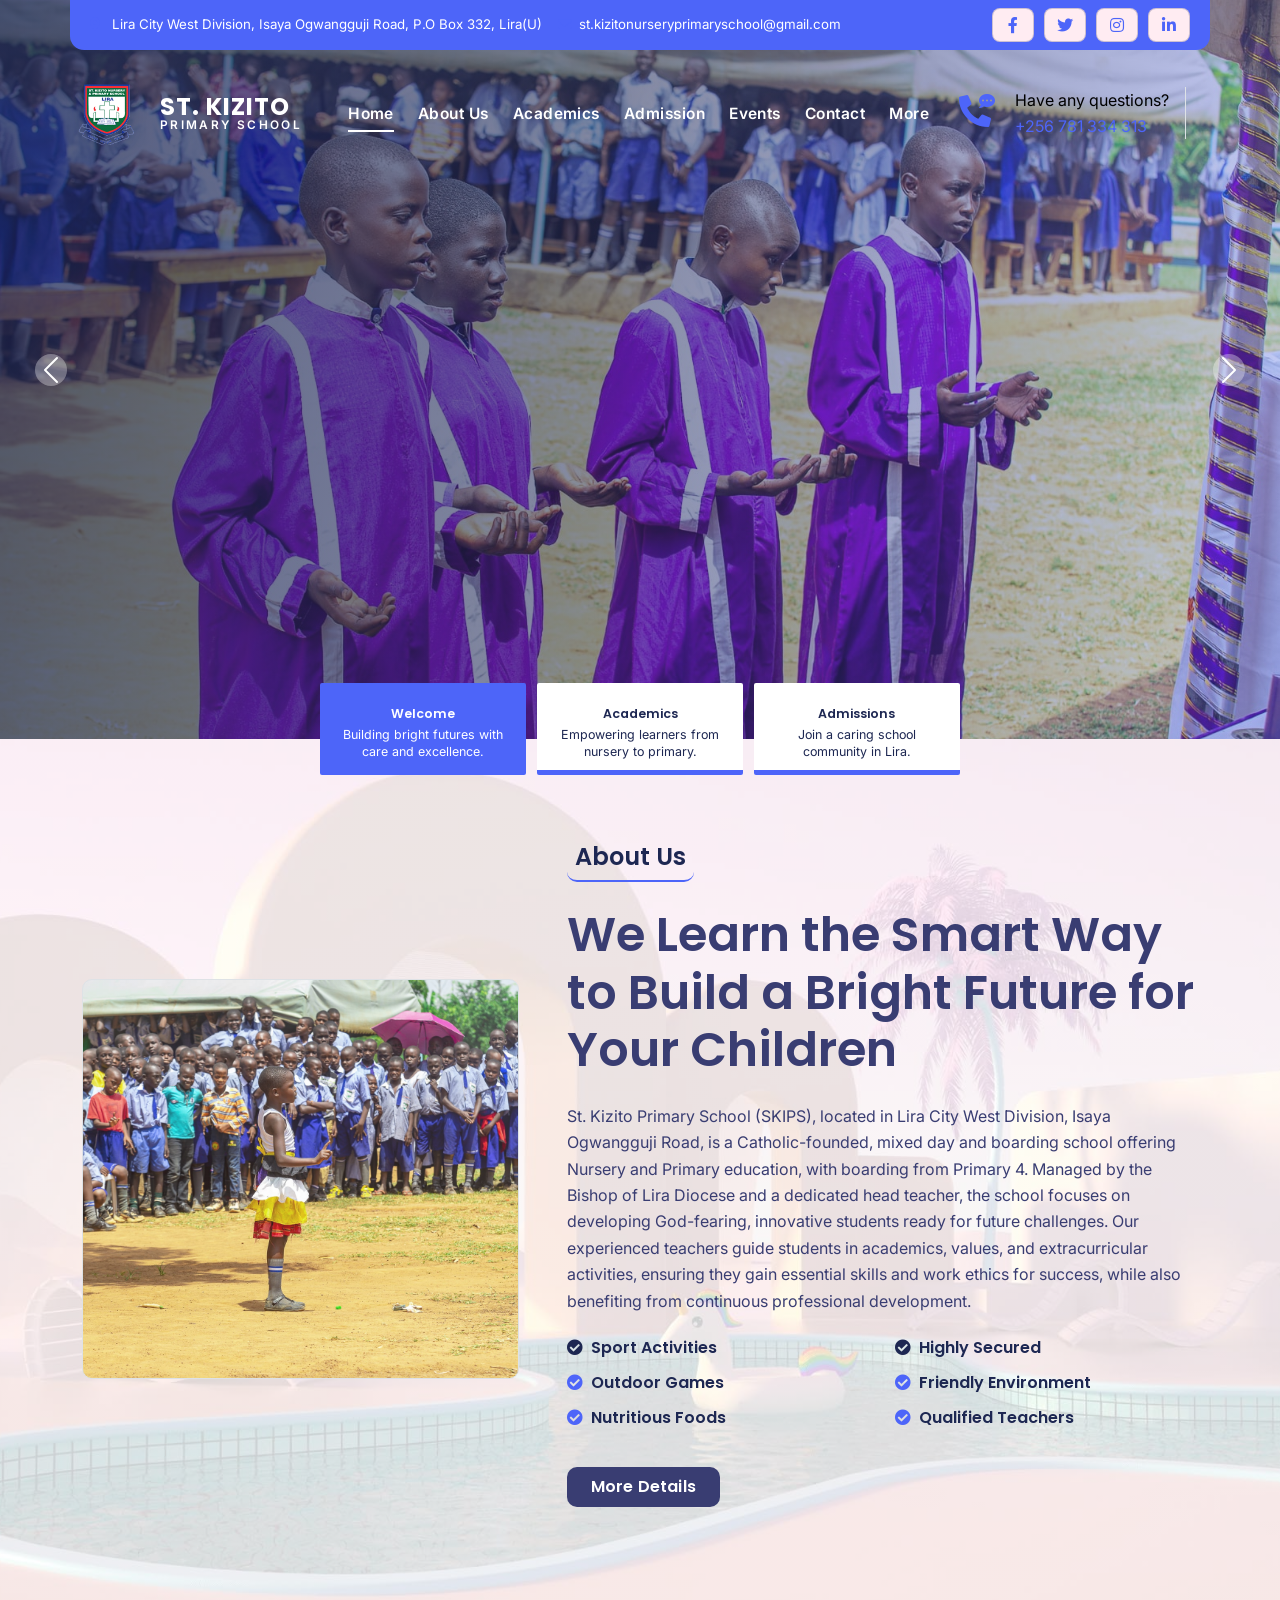
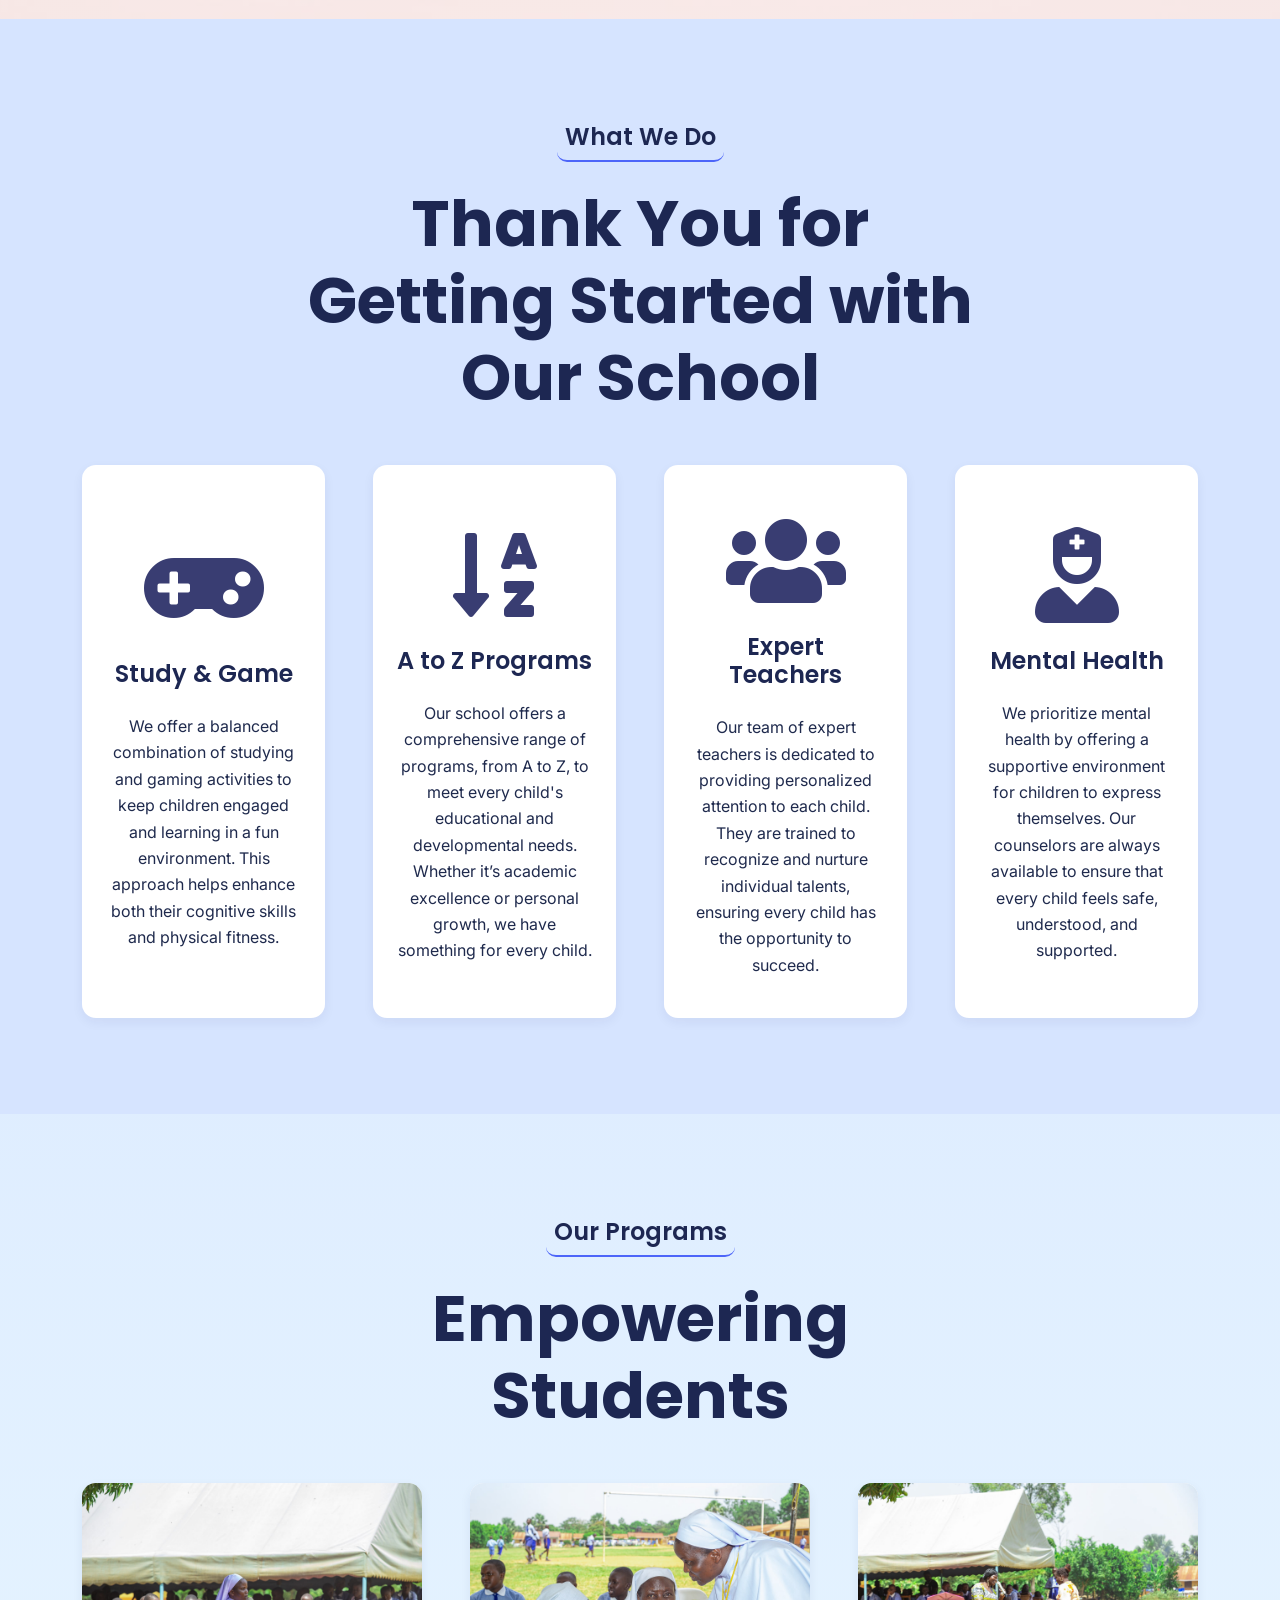
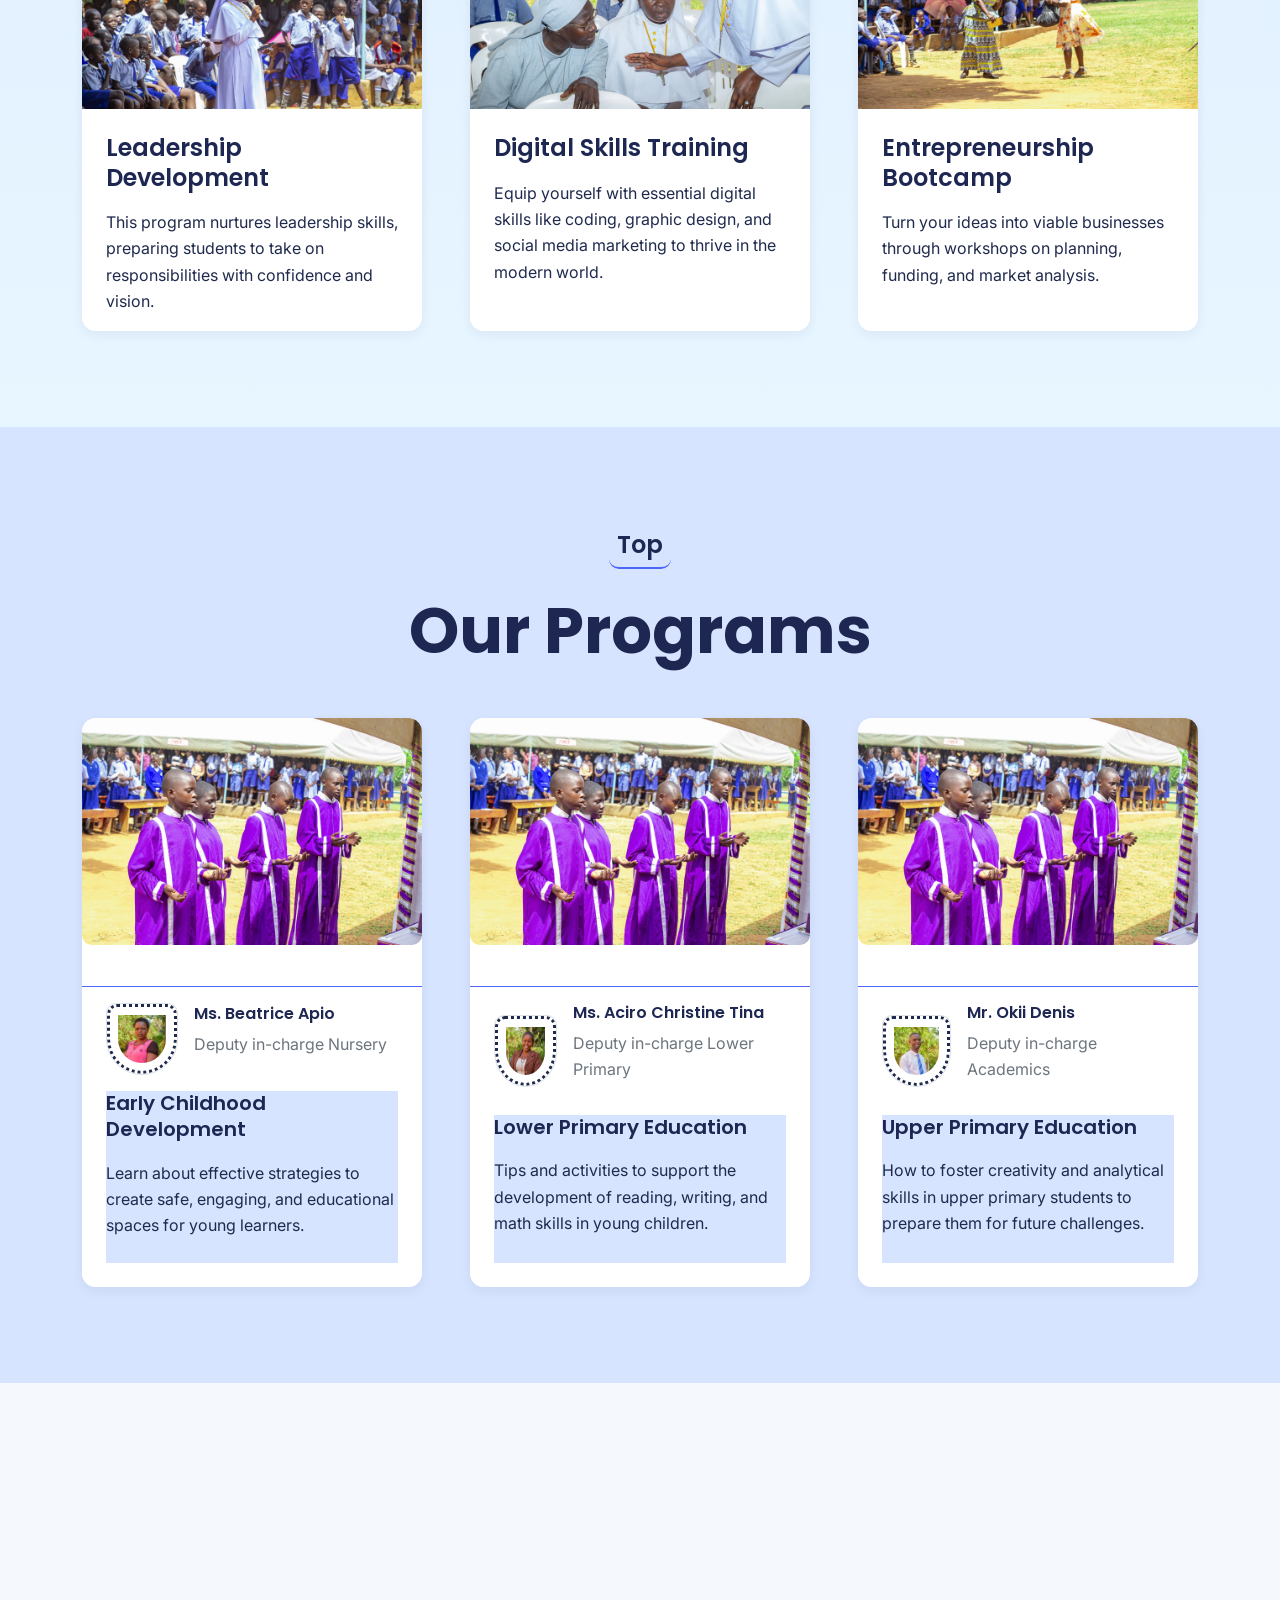
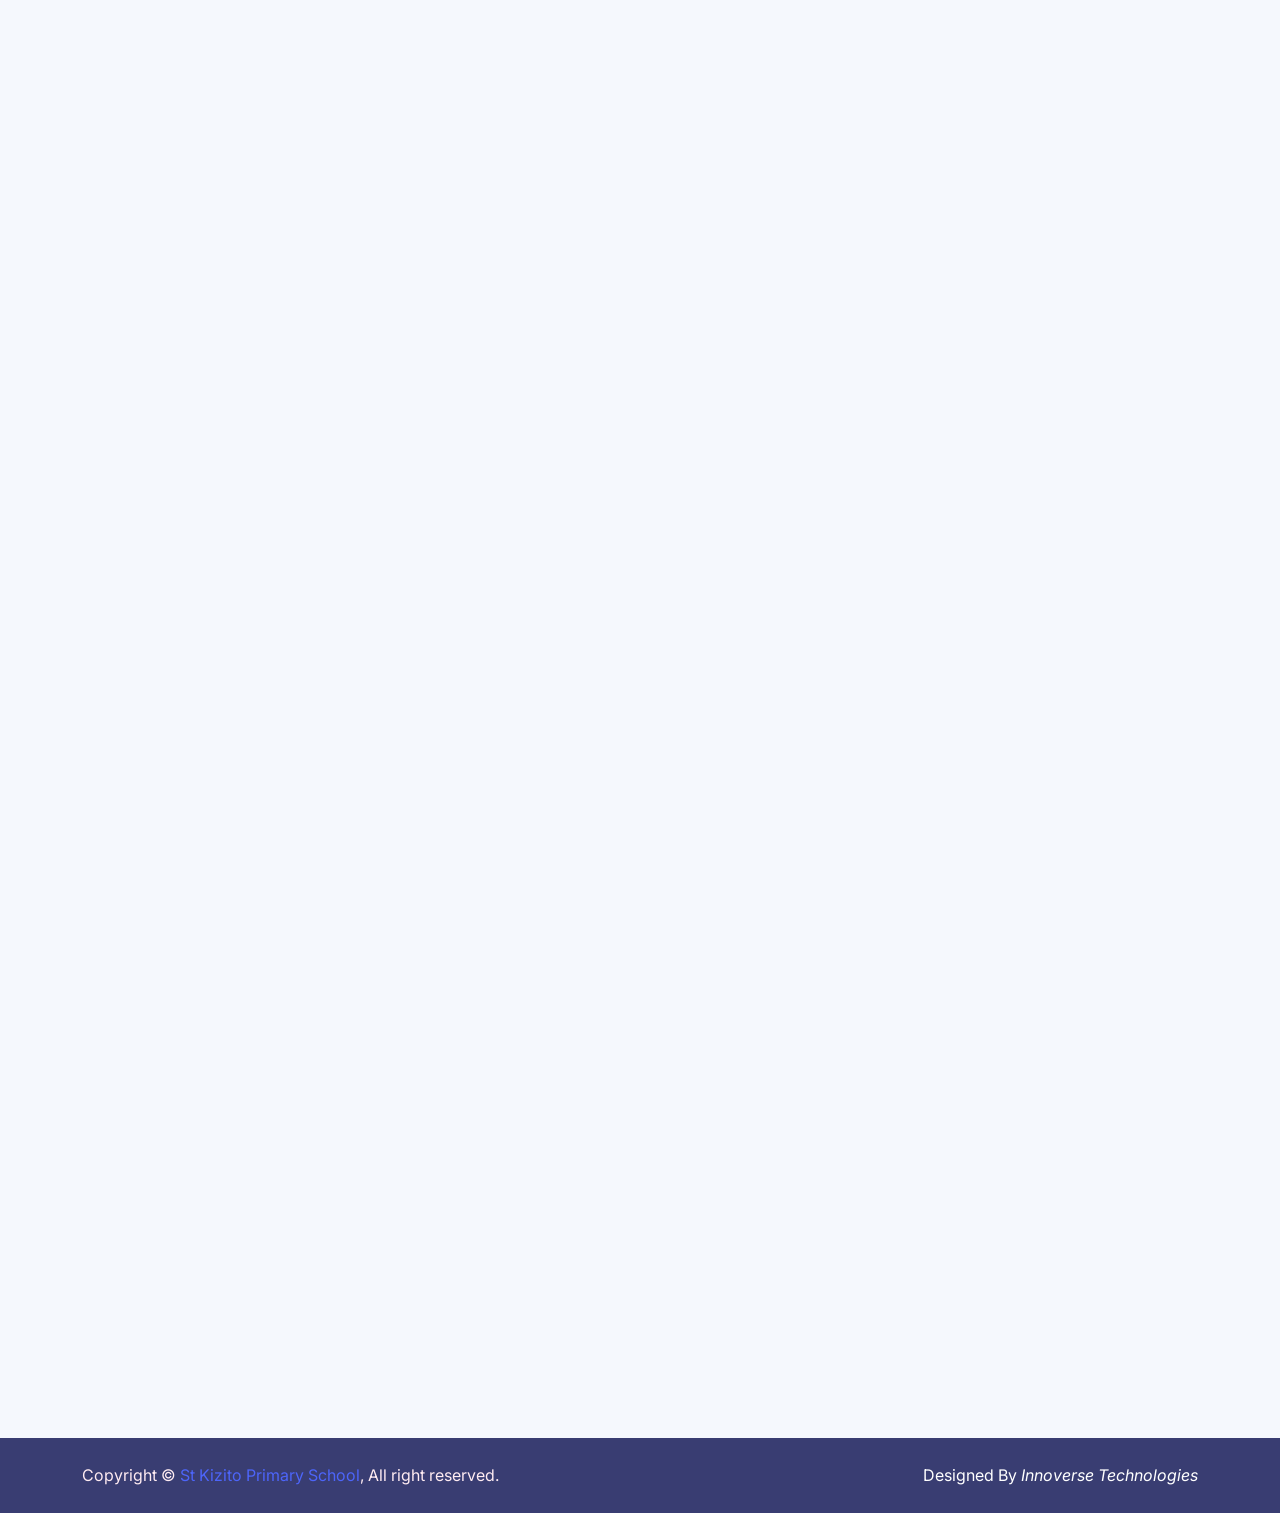
<file: index.html>
<!DOCTYPE html>
<html lang="en">

    <head>
        <meta charset="utf-8">
        <title>St Kizito Day and Nursery School - Lira</title>
        <meta content="width=device-width, initial-scale=1.0" name="viewport">
        <meta content="" name="keywords">
        <meta content="" name="description">

        <!-- Google Web Fonts -->
        <link rel="preconnect" href="https://fonts.googleapis.com">
        <link rel="preconnect" href="https://fonts.gstatic.com" crossorigin>
        <link href="https://fonts.googleapis.com/css2?family=Inter:wght@400;500;600&family=Poppins:wght@500;600;700;800&display=swap" rel="stylesheet">

        <!-- Icon Font Stylesheet -->
        <link rel="stylesheet" href="https://use.fontawesome.com/releases/v5.15.4/css/all.css"/>
        <link href="https://cdn.jsdelivr.net/npm/bootstrap-icons@1.4.1/font/bootstrap-icons.css" rel="stylesheet">

        <!-- Libraries Stylesheet -->
        <link href="lib/animate/animate.min.css" rel="stylesheet">
        <link href="lib/lightbox/css/lightbox.min.css" rel="stylesheet">
        <link href="lib/owlcarousel/assets/owl.carousel.min.css" rel="stylesheet">

        <!-- Customized Bootstrap Stylesheet -->
        <link href="css/bootstrap.min.css" rel="stylesheet">

        <!-- Template Stylesheet -->
        <link href="css/style.css" rel="stylesheet">

        

    </head>

    <body>

        <!-- Spinner Start -->
        <!-- <div id="spinner" class="show w-100 vh-100 bg-white position-fixed translate-middle top-50 start-50  d-flex align-items-center justify-content-center">
            <div class="spinner-grow text-primary" role="status"></div>
        </div> --> 
        <!-- Spinner End -->


        <!-- Navbar start -->
        <div class="container-fluid border-bottom bg-light site-header">
            <div class="container topbar bg-primary d-none d-lg-block py-2" style="border-radius: 0 40px;">
                <div class="d-flex justify-content-between">
                    <div class="top-info ps-2">
                        <small class="me-3"><i class="fas fa-map-marker-alt me-2 text-secondary"></i> <a href="#" class="text-white">Lira City West Division, Isaya Ogwangguji Road, P.O Box 332, Lira(U)</a></small>
                        <small class="me-3"><i class="fas fa-envelope me-2 text-secondary"></i><a href="#" class="text-white">st.kizitonurseryprimaryschool@gmail.com</a></small>
                    </div>
                    <div class="top-link pe-2">
                        <a href="" class="btn btn-light btn-sm-square rounded-circle"><i class="fab fa-facebook-f text-secondary"></i></a>
                        <a href="" class="btn btn-light btn-sm-square rounded-circle"><i class="fab fa-twitter text-secondary"></i></a>
                        <a href="" class="btn btn-light btn-sm-square rounded-circle"><i class="fab fa-instagram text-secondary"></i></a>
                        <a href="" class="btn btn-light btn-sm-square rounded-circle me-0"><i class="fab fa-linkedin-in text-secondary"></i></a>
                    </div>
                </div>
            </div>
            <div class="container px-0">
                <nav class="navbar navbar-light navbar-expand-xl py-3">
                    <a href="index.html" class="navbar-brand school-brand" aria-label="ST. KIZITO PRIMARY SCHOOL">
                        <span class="school-brand-badge" aria-hidden="true">
                            <img src="img/stkizito (1).png" alt="" class="school-brand-badge-img">
                        </span>
                        <span class="school-brand-text">
                            <span class="school-brand-title">ST. KIZITO</span>
                            <span class="school-brand-subtitle">PRIMARY SCHOOL</span>
                        </span>
                    </a>
                    <button class="navbar-toggler py-2 px-3" type="button" data-bs-toggle="collapse" data-bs-target="#navbarCollapse">
                        <span class="fa fa-bars text-primary"></span>
                    </button>
                    <div class="collapse navbar-collapse" id="navbarCollapse">
                        <div class="navbar-nav mx-auto">
                        <a href="index.html" class="nav-item nav-link active">Home</a>
                        <a href="about.html" class="nav-item nav-link">About Us</a>
                        <a href="academics.html" class="nav-item nav-link ">Academics</a>
                        <a href="admission.html" class="nav-item nav-link ">Admission</a>
                        <a href="event.html" class="nav-item nav-link">Events</a>
                        <a href="contact.html" class="nav-item nav-link">Contact</a>
                        <div class="nav-item dropdown">
                            <a href="#" class="nav-link dropdown-toggle" data-bs-toggle="dropdown">More</a>
                            <div class="dropdown-menu m-0 bg-secondary rounded-0">
                                <a href="community.html" class="dropdown-item">Community</a>
                                <a href="gallery.html" class="dropdown-item">Gallery</a>
                            </div>
                        </div>
                    </div>
                        <div class="d-flex me-4">
                            <div id="phone-tada" class="d-flex align-items-center justify-content-center">
                                <a href="" class="position-relative wow tada" data-wow-delay=".9s" >
                                    <i class="fa fa-phone-alt  fa-2x me-4"></i>
                                    <div class="position-absolute" style="top: -7px; left: 20px;">
                                        <span><i class="fa fa-comment-dots text-secondary"></i></span>
                                    </div>
                                </a>
                            </div>
                            <div class="d-flex flex-column pe-3 border-end" style="border-right: 3px solid #393D72;">

                                <span style="color:black;">Have any questions?</span>
                                <a href="#"><span class="text-secondary">+256 781 334 313</span></a>
                            </div>
                        </div>
                      
                    </div>
                </nav>
            </div>
        </div>
        <!-- Navbar End -->


        <!-- Modal Search Start -->
        <div class="modal fade" id="searchModal" tabindex="-1" aria-labelledby="exampleModalLabel" aria-hidden="true">
            <div class="modal-dialog modal-fullscreen">
                <div class="modal-content rounded-0">
                    <div class="modal-header">
                        <h5 class="modal-title" id="exampleModalLabel">Search by keyword</h5>
                        <button type="button" class="btn-close" data-bs-dismiss="modal" aria-label="Close"></button>
                    </div>
                    <div class="modal-body d-flex align-items-center">
                        <div class="input-group w-75 mx-auto d-flex">
                            <input type="search" class="form-control p-3" placeholder="keywords" aria-describedby="search-icon-1">
                            <span id="search-icon-1" class="input-group-text p-3"><i class="fa fa-search"></i></span>
                        </div>
                    </div>
                </div>
            </div>
        </div>
        <!-- Modal Search End -->


        <!-- Hero Start -->
        <div id="heroCarousel" class="carousel slide carousel-fade hero-carousel" data-bs-ride="carousel" data-bs-interval="6800">
            <div class="carousel-indicators hero-card-indicators">
                <button type="button" data-bs-target="#heroCarousel" data-bs-slide-to="0" class="active hero-indicator-card" aria-current="true" aria-label="Welcome">
                    <span class="hero-indicator-title">Welcome</span>
                    <span class="hero-indicator-text">Building bright futures with care and excellence.</span>
                </button>
                <button type="button" data-bs-target="#heroCarousel" data-bs-slide-to="1" class="hero-indicator-card" aria-label="Academics">
                    <span class="hero-indicator-title">Academics</span>
                    <span class="hero-indicator-text">Empowering learners from nursery to primary.</span>
                </button>
                <button type="button" data-bs-target="#heroCarousel" data-bs-slide-to="2" class="hero-indicator-card" aria-label="Admissions">
                    <span class="hero-indicator-title">Admissions</span>
                    <span class="hero-indicator-text">Join a caring school community in Lira.</span>
                </button>
            </div>
            <div class="carousel-inner">
                <div class="carousel-item active">
                    <div class="hero-slide hero-slide-1">
                        <div class="container py-5">
                            <div class="row">
                                <div class="col-lg-7">
                                    <div class="hero-first-content">
                                        <span class="hero-kicker hero-seq hero-seq-kicker">Welcome to St Kizito School, Lira</span>
                                        <h2 class="display-3 text-white mb-3 hero-seq hero-seq-title">Building Bright Futures with Care and Excellence</h2>
                                        <p class="text-white mb-4 hero-seq hero-seq-text">A nurturing learning environment where children grow in knowledge, discipline, faith, and confidence.</p>
                                        <div class="hero-first-cta hero-seq hero-seq-cta">
                                            <a href="admission.html" class="btn btn-primary me-3 hero-cta-btn"><span>Apply Now</span></a>
                                        </div>
                                    </div>
                                </div>
                            </div>
                        </div>
                    </div>
                </div>
                <div class="carousel-item">
                    <div class="hero-slide hero-slide-2">
                        <div class="container py-5"></div>
                    </div>
                </div>
                <div class="carousel-item">
                    <div class="hero-slide hero-slide-3">
                        <div class="container py-5"></div>
                    </div>
                </div>
            </div>
            <button class="carousel-control-prev" type="button" data-bs-target="#heroCarousel" data-bs-slide="prev">
                <span class="carousel-control-prev-icon" aria-hidden="true"></span>
                <span class="visually-hidden">Previous</span>
            </button>
            <button class="carousel-control-next" type="button" data-bs-target="#heroCarousel" data-bs-slide="next">
                <span class="carousel-control-next-icon" aria-hidden="true"></span>
                <span class="visually-hidden">Next</span>
            </button>
        </div>
        <!-- Hero End -->

<!-- About Start -->
<div class="container-fluid py-5 about bg-light">
    <div class="container py-5">
        <div class="row g-5 align-items-center">
            <div class="col-lg-5 wow fadeIn" data-wow-delay="0.1s">
                <div class="video border">
                    <!-- <button type="button" class="btn btn-play" data-bs-toggle="modal" data-src="@" data-bs-target="#videoModal"> -->
                        <span></span>
                    </button>
                </div>
            </div>
            <div class="col-lg-7 wow fadeIn" data-wow-delay="0.3s">
                <h4 class=" mb-4 border-bottom border-secondary border-2 d-inline-block p-2 title-border-radius">About Us</h4>
                <h1 class="text-dark mb-4 display-5">We Learn the Smart Way to Build a Bright Future for Your Children</h1>
                <p class="text-dark mb-4">
                    St. Kizito Primary School (SKIPS), located in Lira City West Division, Isaya Ogwangguji Road, is a Catholic-founded, mixed day and boarding school offering Nursery and Primary education, with boarding from Primary 4. Managed by the Bishop of Lira Diocese and a dedicated head teacher, the school focuses on developing God-fearing, innovative students ready for future challenges. Our experienced teachers guide students in academics, values, and extracurricular activities, ensuring they gain essential skills and work ethics for success, while also benefiting from continuous professional development.</p>
                <div class="row mb-4">
                    <div class="col-lg-6">
                        <h6 class="mb-3"><i class="fas fa-check-circle me-2"></i>Sport Activities</h6>
                        <h6 class="mb-3"><i class="fas fa-check-circle me-2 text-secondary"></i>Outdoor Games</h6>
                        <h6 class="mb-3"><i class="fas fa-check-circle me-2 text-secondary"></i>Nutritious Foods</h6>
                    </div>
                    <div class="col-lg-6">
                        <h6 class="mb-3"><i class="fas fa-check-circle me-2"></i>Highly Secured</h6>
                        <h6 class="mb-3"><i class="fas fa-check-circle me-2 text-secondary"></i>Friendly Environment</h6>
                        <h6><i class="fas fa-check-circle me-2 text-secondary"></i>Qualified Teachers</h6>
                    </div>
                </div>
                <a href="#" class="btn btn-primary text-white px-4 py-2 mb-3 btn-border-radius">More Details</a>
        
            </div>
        </div>
    </div>
</div>
<!-- Modal Video -->
<div class="modal fade" id="videoModal" tabindex="-1" aria-labelledby="exampleModalLabel" aria-hidden="true">
    <div class="modal-dialog">
        <div class="modal-content rounded-0">
            <div class="modal-header">
                <h5 class="modal-title" id="exampleModalLabel">YouTube Video</h5>
                <button type="button" class="btn-close" data-bs-dismiss="modal" aria-label="Close"></button>
            </div>
            <div class="modal-body">
                <!-- 16:9 aspect ratio -->
                <div class="ratio ratio-16x9">
                    <iframe class="embed-responsive-item" src="" id="video" allowfullscreen allowscriptaccess="always" allow="autoplay"></iframe>
                </div>
            </div>
        </div>
    </div>
</div>
<!-- About End -->

<!-- Service Start -->
<div class="container-fluid service py-5">
    <div class="container py-5">
        <div class="mx-auto text-center wow fadeIn" data-wow-delay="0.1s" style="max-width: 700px;">
            <h4 class=" mb-4 border-bottom border-secondary border-2 d-inline-block p-2 title-border-radius">What We Do</h4>
            <h1 class="mb-5 display-3">Thank You for Getting Started with Our School</h1>
        </div>
        <div class="row g-5">
            <div class="col-md-6 col-lg-6 col-xl-3 wow fadeIn" data-wow-delay="0.1s">
                <div class="text-center border-secondary border bg-white service-item">
                    <div class="service-content d-flex align-items-center justify-content-center p-4">
                        <div class="service-content-inner">
                            <div class="p-4"><i class="fas fa-gamepad fa-6x text-dark"></i></div>
                            <a href="#" class="h4">Study & Game</a>
                            <p class="my-3">We offer a balanced combination of studying and gaming activities to keep children engaged and learning in a fun environment. This approach helps enhance both their cognitive skills and physical fitness.</p>
                        </div>
                    </div>
                </div>
            </div>
            <div class="col-md-6 col-lg-6 col-xl-3 wow fadeIn" data-wow-delay="0.3s">
                <div class="text-center border-secondary border bg-white service-item">
                    <div class="service-content d-flex align-items-center justify-content-center p-4">
                        <div class="service-content-inner">
                            <div class="p-4"><i class="fas fa-sort-alpha-down fa-6x text-dark"></i></div>
                            <a href="#" class="h4">A to Z Programs</a>
                            <p class="my-3">Our school offers a comprehensive range of programs, from A to Z, to meet every child's educational and developmental needs. Whether it’s academic excellence or personal growth, we have something for every child.</p>
                            
                        </div>
                    </div>
                </div>
            </div>
            <div class="col-md-6 col-lg-6 col-xl-3 wow fadeIn" data-wow-delay="0.5s">
                <div class="text-center border-secondary border bg-white service-item">
                    <div class="service-content d-flex align-items-center justify-content-center p-4">
                        <div class="service-content-inner">
                            <div class="p-4"><i class="fas fa-users fa-6x text-dark"></i></div>
                            <a href="#" class="h4">Expert Teachers</a>
                            <p class="my-3">Our team of expert teachers is dedicated to providing personalized attention to each child. They are trained to recognize and nurture individual talents, ensuring every child has the opportunity to succeed.</p>
            
                        </div>
                    </div>
                </div>
            </div>
            <div class="col-md-6 col-lg-6 col-xl-3 wow fadeIn" data-wow-delay="0.7s">
                <div class="text-center border-secondary border bg-white service-item">
                    <div class="service-content d-flex align-items-center justify-content-center p-4">
                        <div class="service-content-inner">
                            <div class="p-4"><i class="fas fa-user-nurse fa-6x text-dark"></i></div>
                            <a href="#" class="h4">Mental Health</a>
                            <p class="my-3">We prioritize mental health by offering a supportive environment for children to express themselves. Our counselors are always available to ensure that every child feels safe, understood, and supported.</p>
                            
                        </div>
                    </div>
                </div>
            </div>
        </div>
    </div>
</div>
<!-- Service End -->



      <!-- Programs Start -->
<div class="container-fluid program py-5" style="background-color: azure;">
    <div class="container py-5">
        <div class="mx-auto text-center wow fadeIn" data-wow-delay="0.1s" style="max-width: 700px;">
            <h4 class=" mb-4 border-bottom border-secondary border-2 d-inline-block p-2 title-border-radius">Our Programs</h4>
            <h1 class="mb-5 display-3">Empowering Students</h1>
        </div>
        <div class="row g-5 justify-content-center">
            <div class="col-md-6 col-lg-6 col-xl-4 wow fadeIn" data-wow-delay="0.1s">
                <div class="program-item rounded">
                    <div class="program-img position-relative">
                        <div class="overflow-hidden">
                            <img src="img/stkizito (6).jpg" class="img-fluid w-100" alt="Image">
                        </div>
                    </div>
                    <div class="program-text bg-white px-4 pb-3">
                        <div class="program-text-inner">
                            <a href="#" class="h4">Leadership Development</a>
                            <p class="mt-3 mb-0">This program nurtures leadership skills, preparing students to take on responsibilities with confidence and vision.</p>
                        </div>
                    </div>
                </div>
            </div>
            <div class="col-md-6 col-lg-6 col-xl-4 wow fadeIn" data-wow-delay="0.3s">
                <div class="program-item rounded">
                    <div class="program-img position-relative">
                        <div class="overflow-hidden">
                            <img src="img/stkizito (4).jpg" class="img-fluid w-100" alt="Image">
                        </div>
                    </div>
                    <div class="program-text bg-white px-4 pb-3">
                        <div class="program-text-inner">
                            <a href="#" class="h4">Digital Skills Training</a>
                            <p class="mt-3 mb-0">Equip yourself with essential digital skills like coding, graphic design, and social media marketing to thrive in the modern world.</p>
                        </div>
                    </div>
                </div>
            </div>
            <div class="col-md-6 col-lg-6 col-xl-4 wow fadeIn" data-wow-delay="0.5s">
                <div class="program-item rounded">
                    <div class="program-img position-relative">
                        <div class="overflow-hidden">
                            <img src="img/stkizito (7).jpg" class="img-fluid w-100" alt="Image">
                        </div>
                    </div>
                    <div class="program-text bg-white px-4 pb-3">
                        <div class="program-text-inner">
                            <a href="#" class="h4">Entrepreneurship Bootcamp</a>
                            <p class="mt-3 mb-0">Turn your ideas into viable businesses through workshops on planning, funding, and market analysis.</p>
                        </div>
                    </div>
                </div>
            </div>
        </div> 
    </div>
</div>
<!-- Programs End -->



        <!-- Blog Start-->
        <div class="container-fluid blog py-5">
            <div class="container py-5">
                <div class="mx-auto text-center wow fadeIn" data-wow-delay="0.1s" style="max-width: 600px;">
                    <h4 class="mb-4 border-bottom border-secondary border-2 d-inline-block p-2 title-border-radius">Top</h4>
                    <h1 class="mb-5 display-3">Our Programs</h1>
                </div>
                <div class="row g-5 justify-content-center">
                    <!-- Early Childhood Section -->
                    <div class="col-md-6 col-lg-6 col-xl-4 wow fadeIn" data-wow-delay="0.1s">
                        <div class="blog-item rounded-bottom">
                            <div class="blog-img overflow-hidden position-relative img-border-radius">
                                <img src="img/st.jpg" class="img-fluid w-100" alt="Image">
                            </div>
                            <div class="d-flex justify-content-between px-4 py-3 bg-light border-bottom border-secondary blog-date-comments">
                                <!-- <small class="text-dark"><i class="fas fa-calendar me-1 text-dark"></i> 29 Nov 2023</small>
                                <small class="text-dark"><i class="fas fa-comment-alt me-1 text-dark"></i> Comments (15)</small> -->
                            </div>
                            <div class="blog-content d-flex align-items-center px-4 py-3 bg-light">
                                <div class="overflow-hidden rounded-circle rounded-top border">
                                    <img src="img/nursery (1).jpeg" class="img-fluid rounded-circle p-2 rounded-top" alt="Image" style="width: 70px; height: 70px; border-style: dotted;">
                                </div>
                                <div class="ms-3">
                                    <h6 class="">Ms. Beatrice Apio</h6>
                                    <p class="text-muted">Deputy in-charge Nursery</p>
                                </div>
                            </div>
                            <div class="px-4 pb-4 bg-light rounded-bottom">
                                <div class="blog-text-inner">
                                    <a href="#" class="h5">Early Childhood Development</a>
                                    <p class="mt-3 mb-4">Learn about effective strategies to create safe, engaging, and educational spaces for young learners.</p>
                                </div>
                                <div class="text-center">
                                </div>
                            </div>
                        </div>
                    </div>
                    
                    <!-- Lower Primary Section -->
                    <div class="col-md-6 col-lg-6 col-xl-4 wow fadeIn" data-wow-delay="0.3s">
                        <div class="blog-item rounded-bottom">
                            <div class="blog-img overflow-hidden position-relative img-border-radius">
                                <img src="img/st.jpg" class="img-fluid w-100" alt="Image">
                            </div>
                            <div class="d-flex justify-content-between px-4 py-3 bg-light border-bottom border-secondary blog-date-comments">
                                <!-- <small class="text-dark"><i class="fas fa-calendar me-1 text-dark"></i> 29 Nov 2023</small>
                                <small class="text-dark"><i class="fas fa-comment-alt me-1 text-dark"></i> Comments (15)</small> -->
                            </div>
                            <div class="blog-content d-flex align-items-center px-4 py-3 bg-light">
                                <div class="overflow-hidden rounded-circle rounded-top border">
                                    <img src="img/lower_primary (1).jpeg" class="img-fluid rounded-circle p-2 rounded-top" alt="" style="width: 70px; height: 70px; border-style: dotted;">
                                </div>
                                <div class="ms-3">
                                    <h6 class="">Ms. Aciro Christine Tina </h6>
                                    <p class="text-muted">Deputy in-charge Lower Primary</p>
                                </div>
                            </div>
                            <div class="px-4 pb-4 bg-light rounded-bottom">
                                <div class="blog-text-inner">
                                    <a href="#" class="h5">Lower Primary Education</a>
                                    <p class="mt-3 mb-4">Tips and activities to support the development of reading, writing, and math skills in young children.</p>
                                </div>
                                <div class="text-center">
                                </div>
                            </div>
                        </div>
                    </div>
        
                    <!-- Upper Primary Section -->
                    <div class="col-md-6 col-lg-6 col-xl-4 wow fadeIn" data-wow-delay="0.5s">
                        <div class="blog-item rounded-bottom">
                            <div class="blog-img overflow-hidden position-relative img-border-radius">
                                <img src="img/st.jpg" class="img-fluid w-100" alt="Image">
                            </div>
                            <div class="d-flex justify-content-between px-4 py-3 bg-light border-bottom border-secondary blog-date-comments">
                                <!-- <small class="text-dark"><i class="fas fa-calendar me-1 text-dark"></i> 29 Nov 2023</small>
                                <small class="text-dark"><i class="fas fa-comment-alt me-1 text-dark"></i> Comments (15)</small> -->
                            </div>
                            <div class="blog-content d-flex align-items-center px-4 py-3 bg-light">
                                <div class="overflow-hidden rounded-circle rounded-top border">
                                    <img src="img/academics (1).jpeg" class="img-fluid rounded-circle p-2 rounded-top" alt="" style="width: 70px; height: 70px; border-style: dotted;">
                                </div>
                                <div class="ms-3">
                                    <h6 class="">Mr. Okii Denis</h6>
                                    <p class="text-muted">Deputy in-charge Academics</p>
                                </div>
                            </div>
                            <div class="px-4 pb-4 bg-light rounded-bottom">
                                <div class="blog-text-inner">
                                    <a href="#" class="h5">Upper Primary Education</a>
                                    <p class="mt-3 mb-4">How to foster creativity and analytical skills in upper primary students to prepare them for future challenges.</p>
                                </div>
                                <div class="text-center">
                                </div>
                            </div>
                        </div>
                    </div>
        
                </div>
            </div>
        </div>
        
        <!-- Blog End-->


        <!-- Testimonial Start -->
<div class="container-fluid testimonial py-5">
    <div class="container py-5">
        <div class="mx-auto text-center wow fadeIn" data-wow-delay="0.1s" style="max-width: 700px;">
            <h4 class="mb-4 border-bottom border-secondary border-2 d-inline-block p-2 title-border-radius">Our Testimonials</h4>
            <h1 class="mb-5 display-3">What Our Alumni and Parents Say About Us</h1>
        </div>
        <div class="owl-carousel testimonial-carousel wow fadeIn" data-wow-delay="0.3s">
            <div class="testimonial-item h-100 img-border-radius bg-light p-4">
                <div class="testimonial-card-body p-4 position-relative">
                    <i class="fa fa-quote-right fa-2x text-secondary position-absolute" style="top: 15px; right: 15px;"></i>
                    <div class="d-flex align-items-center">
                        <div class="border border-secondary bg-white rounded-circle">
                            <img src="img/blank-profile.png" class="rounded-circle p-2" style="width: 80px; height: 80px; border-style: dotted; border-color: var(--bs-secondary);" alt="">
                        </div>
                        <div class="ms-4">
                            <h4 class="text-dark">Ritah Akullo</h4>
                            <p class="m-0 pb-3">Alumni, Former Student</p>
                            <div class="d-flex pe-5">
                                <i class="fas fa-star text-dark"></i>
                                <i class="fas fa-star text-dark"></i>
                                <i class="fas fa-star text-dark"></i>
                                <i class="fas fa-star text-dark"></i>
                                <i class="fas fa-star text-dark"></i>
                            </div>
                        </div>
                    </div>
                    <div class="testimonial-copy border-top border-secondary mt-4 pt-3">
                        <p class="testimonial-text mb-2">"The knowledge I gained from my time here has been instrumental in my career today. The support from both teachers and fellow students prepared me for the challenges in life and work."</p>
                        <button class="testimonial-more" type="button" aria-expanded="false">More</button>
                    </div>
                </div>
            </div>
            <div class="testimonial-item h-100 img-border-radius bg-light p-4">
                <div class="testimonial-card-body p-4 position-relative">
                    <i class="fa fa-quote-right fa-2x text-secondary position-absolute" style="top: 15px; right: 15px;"></i>
                    <div class="d-flex align-items-center">
                        <div class="border border-secondary bg-white rounded-circle">
                            <img src="img/blank-profile.png" class="rounded-circle p-2" style="width: 80px; height: 80px; border-style: dotted; border-color: var(--bs-primary);" alt="">
                        </div>
                        <div class="ms-4">
                            <h4 class="text-dark">Asiimwe Sarah</h4>
                            <p class="m-0 pb-3">Former Teacher, Mathematics Department</p>
                            <div class="d-flex pe-5">
                                <i class="fas fa-star text-dark"></i>
                                <i class="fas fa-star text-dark"></i>
                                <i class="fas fa-star text-dark"></i>
                                <i class="fas fa-star text-dark"></i>
                                <i class="fas fa-star text-dark"></i>
                            </div>
                        </div>
                    </div>
                    <div class="testimonial-copy border-top border-secondary mt-4 pt-3">
                        <p class="testimonial-text mb-2">"Teaching at this institution was a deeply fulfilling experience. The students are bright and eager to learn, and the support from the school community makes a big difference in their academic and personal growth."</p>
                        <button class="testimonial-more" type="button" aria-expanded="false">More</button>
                    </div>
                </div>
            </div>
            <div class="testimonial-item h-100 img-border-radius bg-light p-4">
                <div class="testimonial-card-body p-4 position-relative">
                    <i class="fa fa-quote-right fa-2x text-secondary position-absolute" style="top: 15px; right: 15px;"></i>
                    <div class="d-flex align-items-center">
                        <div class="border border-secondary bg-white rounded-circle">
                            <img src="img/blank-profile.png" class="rounded-circle p-2" style="width: 80px; height: 80px; border-style: dotted; border-color: var(--bs-primary);" alt="">
                        </div>
                        <div class="ms-4">
                            <h4 class="text-dark">Grace Okello</h4>
                            <p class="m-0 pb-3">Parent of Alumni</p>
                            <div class="d-flex pe-5">
                                <i class="fas fa-star text-dark"></i>
                                <i class="fas fa-star text-dark"></i>
                                <i class="fas fa-star text-dark"></i>
                                <i class="fas fa-star text-dark"></i>
                                <i class="fas fa-star text-dark"></i>
                            </div>
                        </div>
                    </div>
                    <div class="testimonial-copy border-top border-secondary mt-4 pt-3">
                        <p class="testimonial-text mb-2">"As a parent, I’m very proud of the education my child received here. The teachers are dedicated and always ready to provide extra help. The school fosters a culture of growth, discipline, and respect, which has made a lasting impact on my child."</p>
                        <button class="testimonial-more" type="button" aria-expanded="false">More</button>
                    </div>
                </div>
            </div>
        </div>
    </div>
</div>
<!-- Testimonial End -->



        <!-- Footer Start -->
        <div class="container-fluid footer py-5 wow fadeIn" data-wow-delay="0.1s">
            <div class="container py-5">
                <div class="row g-5">
                    <div class="col-md-6 col-lg-4 col-xl-4">
                        <div class="footer-item">
                            <div class="footer-brand mb-3">
                                <span class="footer-brand-badge" aria-hidden="true">
                                    <img src="img/stkizito (1).png" alt="" class="footer-brand-badge-img">
                                </span>
                                <h2 class="fw-bold mb-0"><span class="text-dark mb-0">St. Kizito</span><span class="text-secondary"> Primary School</span></h2>
                            </div>
                            <p class="mb-4">St. Kizito is a school committed to providing a strong foundation for young learners. We offer a nurturing environment where children are guided towards academic excellence and personal growth.</p>
                            <div class="border border-secondary p-3 rounded bg-light">
                                <h5 class="mb-3">Newsletter</h5>
                                <div class="position-relative mx-auto border border-secondary rounded" style="max-width: 400px;">
                                    <input class="form-control border-0 w-100 py-3 ps-4 pe-5" type="text" placeholder="Your email">
                                    <button type="button" class="btn btn-secondary py-2 position-absolute top-0 end-0 mt-2 me-2 text-white">SignUp</button>
                                </div>
                            </div>
                        </div>
                    </div>
                    <div class="col-md-6 col-lg-4 col-xl-4">
                        <div class="footer-item">
                            <h4 class="text-dark mb-4 border-bottom border-secondary border-2 d-inline-block p-2 title-border-radius">CONTACT</h4>
                            <div class="d-flex flex-column align-items-start">
                                <a href="javascript:void(0)" class="text-body mb-4"><i class="fa fa-map-marker-alt text-secondary me-2"></i> P.O. Box 332 – Lira</a>
                                <a href="javascript:void(0)" class="text-start text-body mb-4"><i class="fa fa-phone-alt text-secondary me-2"></i> 0781334313</a>
                                <a href="mailto:st.kizitonurseryprimaryschool@gmail.com" class="text-start text-body mb-4"><i class="fas fa-envelope text-secondary me-2"></i> st.kizitonurseryprimaryschool@gmail.com</a>
                                <div class="text-start text-body mb-4 p-3 rounded border w-100">
                                    <div class="d-flex align-items-center mb-2">
                                        <i class="fa fa-clock text-secondary me-2"></i>
                                        <span class="fw-semibold">Opening Hours</span>
                                         
                                    </div>
                                    <ul class="list-unstyled mb-0 ps-4">
                                        <li>Monday - Friday: 08:00 AM - 05:00 PM</li>
                                        <li>Saturday: 09:00 AM - 04:00 PM</li>
                                        <li>Sundays &amp; Public holidays: Closed</li>
                                    </ul>
                                </div>
                            </div>
                        </div>
                    </div>
                    <div class="col-md-6 col-lg-4 col-xl-4">
                        <div class="footer-item">
                            <h4 class="text-dark mb-4 border-bottom border-secondary border-2 d-inline-block p-2 title-border-radius">OUR GALLERY</h4>
                            <div class="row g-3">
                                <div class="col-4">
                                    <div class="footer-galary-img rounded-circle border border-secondary">
                                        <img src="img/stkizito (8) (1).jpg" class="img-fluid rounded-circle p-2" alt="Gallery Image 1">
                                    </div>
                                </div>
                                <div class="col-4">
                                    <div class="footer-galary-img rounded-circle border border-secondary">
                                        <img src="img/stkizito (1) (1).jpg" class="img-fluid rounded-circle p-2" alt="Gallery Image 2">
                                    </div>
                                </div>
                                <div class="col-4">
                                    <div class="footer-galary-img rounded-circle border border-secondary">
                                        <img src="img/stkizito (13) (1).jpg" class="img-fluid rounded-circle p-2" alt="Gallery Image 3">
                                    </div>
                                </div>
                                <div class="col-4">
                                    <div class="footer-galary-img rounded-circle border border-secondary">
                                        <img src="img/stkizito (12) (1).jpg" class="img-fluid rounded-circle p-2" alt="Gallery Image 4">
                                    </div>
                                </div>
                                <div class="col-4">
                                    <div class="footer-galary-img rounded-circle border border-secondary">
                                        <img src="img/stkizito (11) (1).jpg" class="img-fluid rounded-circle p-2" alt="Gallery Image 5">
                                    </div>
                                </div>
                                <div class="col-4">
                                    <div class="footer-galary-img rounded-circle border border-secondary">
                                        <img src="img/stkizito (3) (1).jpg" class="img-fluid rounded-circle p-2" alt="Gallery Image 6">
                                    </div>
                                </div>
                            </div>
                        </div>
                    </div>
                </div>
            </div>
        </div>
        
        <!-- Footer End -->


        <!-- Copyright Start -->
        <div class="container-fluid copyright bg-dark py-4">
            <div class="container">
                <div class="row">
                    <div class="col-md-6 text-center text-md-start mb-3 mb-md-0">
                        <span class="text-light">Copyright &copy; <a href="#">St Kizito Primary School</a>, All right reserved.</span>
                    </div>
                    <div class="col-md-6 my-auto text-center text-md-end text-white">
                        <!--/*** This template is free as long as you keep the below author’s credit link/attribution link/backlink. ***/-->
                        <!--/*** If you'd like to use the template without the below author’s credit link/attribution link/backlink, ***/-->
                        <!--/*** you can purchase the Credit Removal License from "https://htmlcodex.com/credit-removal". ***/-->
                        Designed By <i>Innoverse Technologies</i>
                    </div>
                </div>
            </div>
        </div>
        <!-- Copyright End -->


        <!-- Back to Top -->
        <a href="#" class="btn btn-primary text-white border-3 border-primary rounded-circle back-to-top"><i class="fa fa-arrow-up"></i></a>
        <!-- <a href="#" class="btn btn-primary border-3 border-primary rounded-circle back-to-top"><i class="fa fa-arrow-up"></i></a>    -->

        
    <!-- JavaScript Libraries -->
    <script src="https://ajax.googleapis.com/ajax/libs/jquery/3.6.4/jquery.min.js"></script>
    <script src="https://cdn.jsdelivr.net/npm/bootstrap@5.0.0/dist/js/bootstrap.bundle.min.js"></script>
    <script src="lib/wow/wow.min.js"></script>
    <script src="lib/easing/easing.min.js"></script>
    <script src="lib/waypoints/waypoints.min.js"></script>
    <script src="lib/lightbox/js/lightbox.min.js"></script>
    <script src="lib/owlcarousel/owl.carousel.min.js"></script>

    <!-- Template Javascript -->
    <script src="js/main.js"></script>
    </body>

</html>
</file>
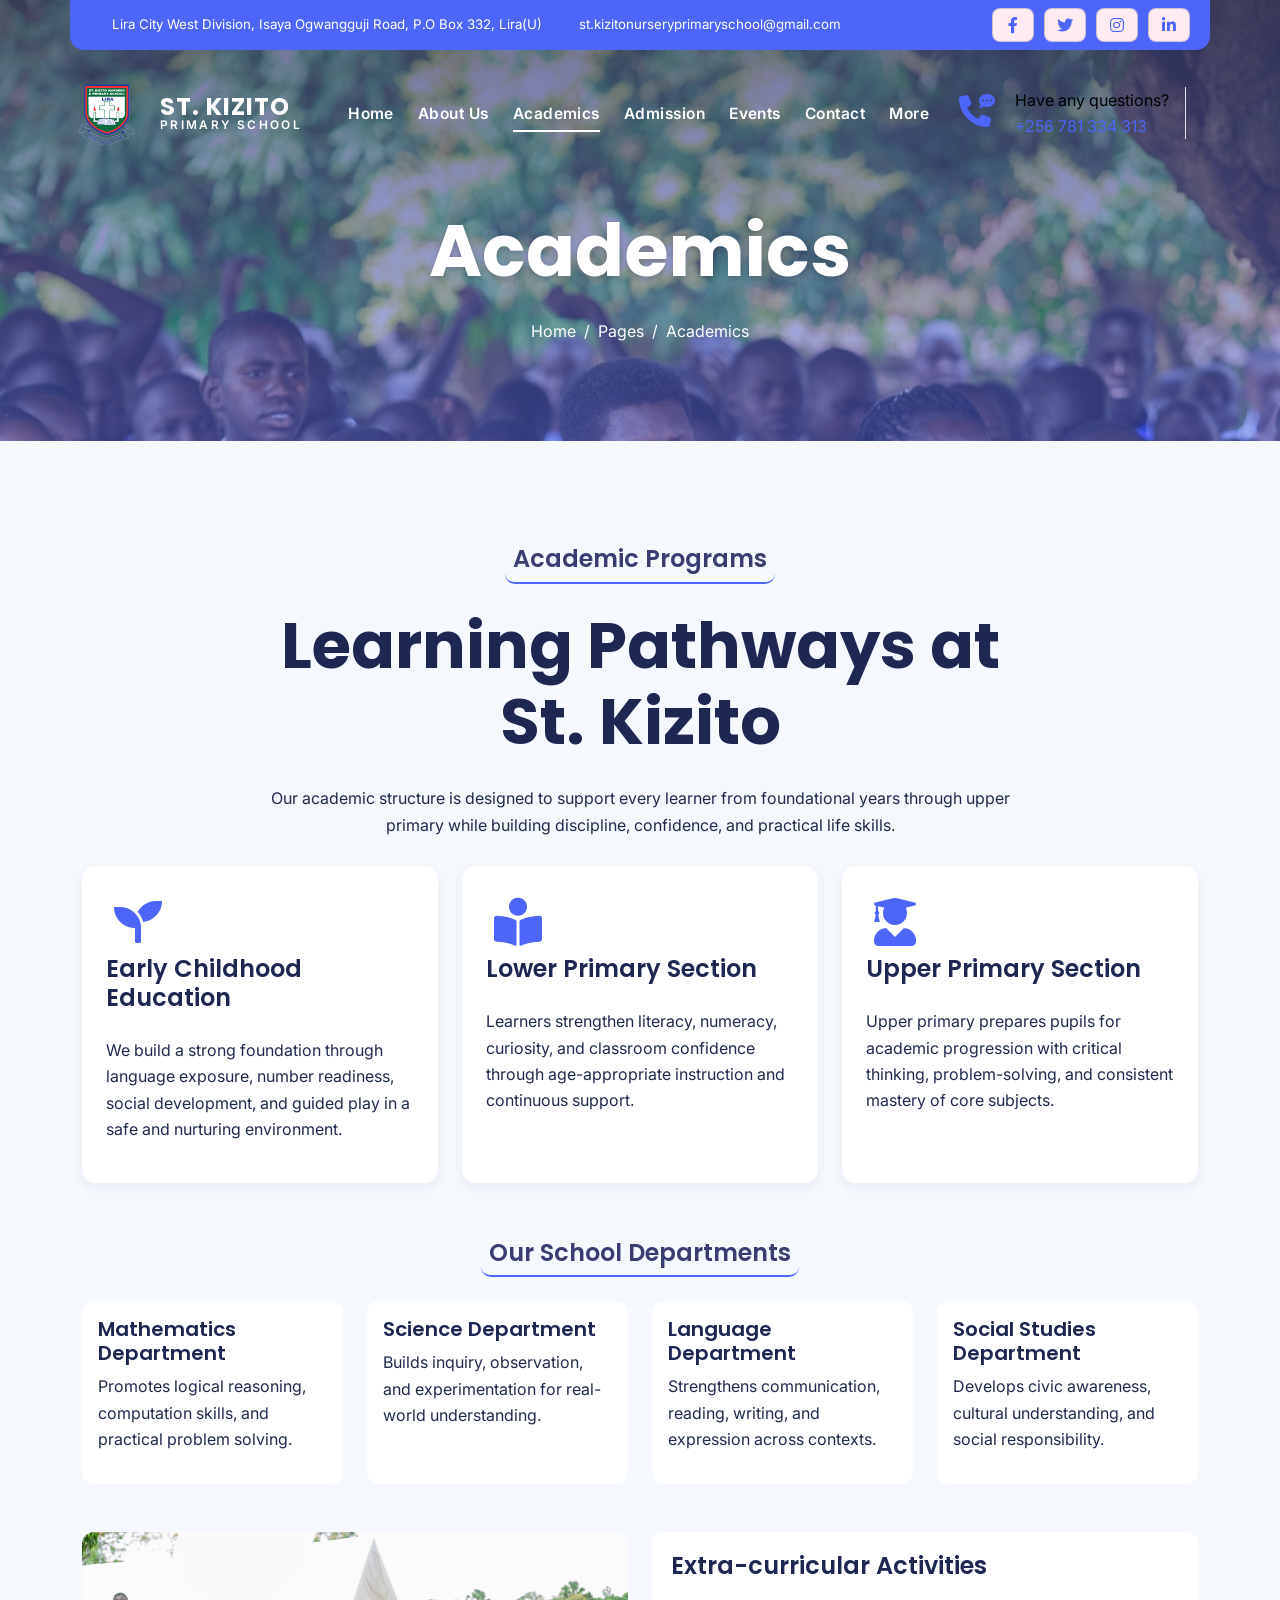
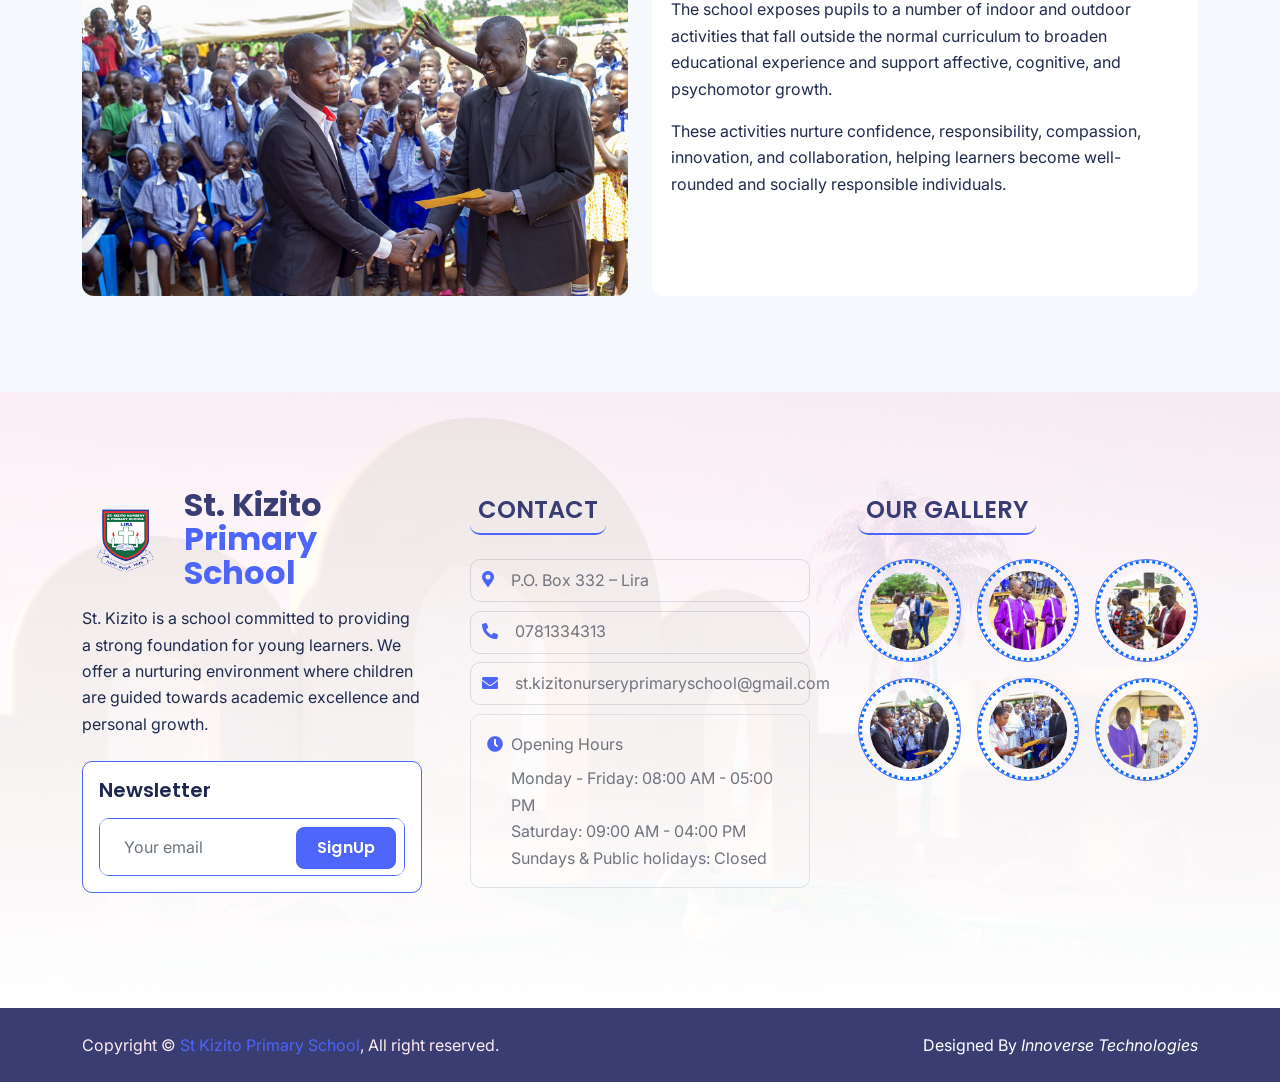
<file: academics.html>
<!DOCTYPE html>
<html lang="en">

<head>
    <meta charset="utf-8">
    <title>St Kizito Day and Nursery School - Lira</title>
    <meta content="width=device-width, initial-scale=1.0" name="viewport">
    <meta content="" name="keywords">
    <meta content="" name="description">

    <!-- Google Web Fonts -->
    <link rel="preconnect" href="https://fonts.googleapis.com">
    <link rel="preconnect" href="https://fonts.gstatic.com" crossorigin>
    <link href="https://fonts.googleapis.com/css2?family=Inter:wght@400;500;600&family=Poppins:wght@500;600;700;800&display=swap" rel="stylesheet">

    <!-- Icon Font Stylesheet -->
    <link rel="stylesheet" href="https://use.fontawesome.com/releases/v5.15.4/css/all.css"/>
    <link href="https://cdn.jsdelivr.net/npm/bootstrap-icons@1.4.1/font/bootstrap-icons.css" rel="stylesheet">

    <!-- Libraries Stylesheet -->
    <link href="lib/animate/animate.min.css" rel="stylesheet">
    <link href="lib/lightbox/css/lightbox.min.css" rel="stylesheet">
    <link href="lib/owlcarousel/assets/owl.carousel.min.css" rel="stylesheet">

    <!-- Customized Bootstrap Stylesheet -->
    <link href="css/bootstrap.min.css" rel="stylesheet">

    <!-- Template Stylesheet -->
    <link href="css/style.css" rel="stylesheet">

    

</head>

<body>

    <!-- Spinner Start -->
    <!-- <div id="spinner" class="show w-100 vh-100 bg-white position-fixed translate-middle top-50 start-50  d-flex align-items-center justify-content-center">
        <div class="spinner-grow text-primary" role="status"></div>
    </div> -->
    <!-- Spinner End -->


    <!-- Navbar start -->
    <div class="container-fluid border-bottom bg-light site-header">
        <div class="container topbar bg-primary d-none d-lg-block py-2" style="border-radius: 0 40px;">
            <div class="d-flex justify-content-between">
                <div class="top-info ps-2">
                    <small class="me-3"><i class="fas fa-map-marker-alt me-2 text-secondary"></i> <a href="#" class="text-white">Lira City West Division, Isaya Ogwangguji Road, P.O Box 332, Lira(U)</a></small>
                    <small class="me-3"><i class="fas fa-envelope me-2 text-secondary"></i><a href="#" class="text-white">st.kizitonurseryprimaryschool@gmail.com</a></small>
                </div>
                <div class="top-link pe-2">
                    <a href="" class="btn btn-light btn-sm-square rounded-circle"><i class="fab fa-facebook-f text-secondary"></i></a>
                    <a href="" class="btn btn-light btn-sm-square rounded-circle"><i class="fab fa-twitter text-secondary"></i></a>
                    <a href="" class="btn btn-light btn-sm-square rounded-circle"><i class="fab fa-instagram text-secondary"></i></a>
                    <a href="" class="btn btn-light btn-sm-square rounded-circle me-0"><i class="fab fa-linkedin-in text-secondary"></i></a>
                </div>
            </div>
        </div>
        <div class="container px-0">
            <nav class="navbar navbar-light navbar-expand-xl py-3">
                <a href="index.html" class="navbar-brand school-brand" aria-label="ST. KIZITO PRIMARY SCHOOL">
                    <span class="school-brand-badge" aria-hidden="true">
                        <img src="img/stkizito (1).png" alt="" class="school-brand-badge-img">
                    </span>
                    <span class="school-brand-text">
                        <span class="school-brand-title">ST. KIZITO</span>
                        <span class="school-brand-subtitle">PRIMARY SCHOOL</span>
                    </span>
                </a>
                <button class="navbar-toggler py-2 px-3" type="button" data-bs-toggle="collapse" data-bs-target="#navbarCollapse">
                    <span class="fa fa-bars text-primary"></span>
                </button>
                <div class="collapse navbar-collapse" id="navbarCollapse">
                    <div class="navbar-nav mx-auto">
                        <a href="index.html" class="nav-item nav-link active">Home</a>
                        <a href="about.html" class="nav-item nav-link">About Us</a>
                        <a href="academics.html" class="nav-item nav-link ">Academics</a>
                        <a href="admission.html" class="nav-item nav-link ">Admission</a>
                        <a href="event.html" class="nav-item nav-link">Events</a>
                        <a href="contact.html" class="nav-item nav-link">Contact</a>
                        <div class="nav-item dropdown">
                            <a href="#" class="nav-link dropdown-toggle" data-bs-toggle="dropdown">More</a>
                            <div class="dropdown-menu m-0 bg-secondary rounded-0">
                                <a href="community.html" class="dropdown-item">Community</a>
                                <a href="gallery.html" class="dropdown-item">Gallery</a>
                            </div>
                        </div>
                    </div>
                    <div class="d-flex me-4">
                        <div id="phone-tada" class="d-flex align-items-center justify-content-center">
                            <a href="" class="position-relative wow tada" data-wow-delay=".9s" >
                                <i class="fa fa-phone-alt  fa-2x me-4"></i>
                                <div class="position-absolute" style="top: -7px; left: 20px;">
                                    <span><i class="fa fa-comment-dots text-secondary"></i></span>
                                </div>
                            </a>
                        </div>
                        <div class="d-flex flex-column pe-3 border-end" style="border-right: 3px solid #393D72;">

                                <span style="color:black;">Have any questions?</span>
                                <a href="#"><span class="text-secondary">+256 781 334 313</span></a>
                            </div>
                    </div>
                 
                </div>
            </nav>
        </div>
    </div>
    <!-- Navbar End -->


    <!-- Modal Search Start -->
    <div class="modal fade" id="searchModal" tabindex="-1" aria-labelledby="exampleModalLabel" aria-hidden="true">
        <div class="modal-dialog modal-fullscreen">
            <div class="modal-content rounded-0">
                <div class="modal-header">
                    <h5 class="modal-title" id="exampleModalLabel">Search by keyword</h5>
                    <button type="button" class="btn-close" data-bs-dismiss="modal" aria-label="Close"></button>
                </div>
                <div class="modal-body d-flex align-items-center">
                    <div class="input-group w-75 mx-auto d-flex">
                        <input type="search" class="form-control p-3" placeholder="keywords" aria-describedby="search-icon-1">
                        <span id="search-icon-1" class="input-group-text p-3"><i class="fa fa-search"></i></span>
                    </div>
                </div>
            </div>
        </div>
    </div>
    <!-- Modal Search End -->

        
        <!-- Page Header Start -->
        <div class="container-fluid page-header py-5 wow fadeIn" data-wow-delay="0.1s">
            <div class="container text-center py-5">
                <h1 class="display-2 text-white mb-4">Academics</h1>
                <nav aria-label="breadcrumb">
                    <ol class="breadcrumb justify-content-center mb-0">
                        <li class="breadcrumb-item"><a href="#">Home</a></li>
                        <li class="breadcrumb-item"><a href="#">Pages</a></li>
                        <li class="breadcrumb-item text-white" aria-current="page">Academics</li>
                    </ol>
                </nav>
            </div>
        </div>
        <!-- Page Header End -->
<!-- Academics Start -->
<div class="container-fluid service py-5 academics-page">
    <div class="container py-5">
        <div class="mx-auto text-center wow fadeIn" data-wow-delay="0.1s" style="max-width: 780px;">
            <h4 class="text-dark mb-4 border-bottom border-secondary border-2 d-inline-block p-2 title-border-radius">Academic Programs</h4>
            <h1 class="mb-4 display-3">Learning Pathways at St. Kizito</h1>
            <p class="mb-0">Our academic structure is designed to support every learner from foundational years through upper primary while building discipline, confidence, and practical life skills.</p>
        </div>

        <div class="row g-4 mt-1">
            <div class="col-md-6 col-lg-4 wow fadeIn" data-wow-delay="0.1s">
                <div class="service-item academics-card h-100">
                    <div class="service-content p-4">
                        <div class="service-content-inner">
                            <div class="p-2"><i class="fas fa-seedling fa-3x text-secondary"></i></div>
                            <h4>Early Childhood Education</h4>
                            <p class="my-3">We build a strong foundation through language exposure, number readiness, social development, and guided play in a safe and nurturing environment.</p>
                        </div>
                    </div>
                </div>
            </div>
            <div class="col-md-6 col-lg-4 wow fadeIn" data-wow-delay="0.2s">
                <div class="service-item academics-card h-100">
                    <div class="service-content p-4">
                        <div class="service-content-inner">
                            <div class="p-2"><i class="fas fa-book-reader fa-3x text-secondary"></i></div>
                            <h4>Lower Primary Section</h4>
                            <p class="my-3">Learners strengthen literacy, numeracy, curiosity, and classroom confidence through age-appropriate instruction and continuous support.</p>
                        </div>
                    </div>
                </div>
            </div>
            <div class="col-md-6 col-lg-4 wow fadeIn" data-wow-delay="0.3s">
                <div class="service-item academics-card h-100">
                    <div class="service-content p-4">
                        <div class="service-content-inner">
                            <div class="p-2"><i class="fas fa-user-graduate fa-3x text-secondary"></i></div>
                            <h4>Upper Primary Section</h4>
                            <p class="my-3">Upper primary prepares pupils for academic progression with critical thinking, problem-solving, and consistent mastery of core subjects.</p>
                        </div>
                    </div>
                </div>
            </div>
        </div>

        <div class="mx-auto text-center mt-5 wow fadeIn" data-wow-delay="0.1s" style="max-width: 780px;">
            <h4 class="text-dark mb-4 border-bottom border-secondary border-2 d-inline-block p-2 title-border-radius">Our School Departments</h4>
        </div>
        <div class="row g-4">
            <div class="col-md-6 col-lg-3 wow fadeIn" data-wow-delay="0.1s"><div class="academics-dept-card"><h5>Mathematics Department</h5><p>Promotes logical reasoning, computation skills, and practical problem solving.</p></div></div>
            <div class="col-md-6 col-lg-3 wow fadeIn" data-wow-delay="0.2s"><div class="academics-dept-card"><h5>Science Department</h5><p>Builds inquiry, observation, and experimentation for real-world understanding.</p></div></div>
            <div class="col-md-6 col-lg-3 wow fadeIn" data-wow-delay="0.3s"><div class="academics-dept-card"><h5>Language Department</h5><p>Strengthens communication, reading, writing, and expression across contexts.</p></div></div>
            <div class="col-md-6 col-lg-3 wow fadeIn" data-wow-delay="0.4s"><div class="academics-dept-card"><h5>Social Studies Department</h5><p>Develops civic awareness, cultural understanding, and social responsibility.</p></div></div>
        </div>

        <div class="row g-4 mt-4 align-items-stretch">
            <div class="col-lg-6 wow fadeIn" data-wow-delay="0.1s">
                <div class="academics-media-card h-100">
                    <img src="img/st (1).jpg" class="img-fluid" alt="Extra curricular activities">
                </div>
            </div>
            <div class="col-lg-6 wow fadeIn" data-wow-delay="0.2s">
                <div class="academics-extra-card h-100">
                    <h4 class="mb-3">Extra-curricular Activities</h4>
                    <p>The school exposes pupils to a number of indoor and outdoor activities that fall outside the normal curriculum to broaden educational experience and support affective, cognitive, and psychomotor growth.</p>
                    <p class="mb-0">These activities nurture confidence, responsibility, compassion, innovation, and collaboration, helping learners become well-rounded and socially responsible individuals.</p>
                </div>
            </div>
        </div>
    </div>
</div>
<!-- Academics End -->
        
        
        

   <!-- Footer Start -->
   <div class="container-fluid footer py-5 wow fadeIn" data-wow-delay="0.1s">
            <div class="container py-5">
                <div class="row g-5">
                    <div class="col-md-6 col-lg-4 col-xl-4">
                        <div class="footer-item">
                            <div class="footer-brand mb-3">
                                <span class="footer-brand-badge" aria-hidden="true">
                                    <img src="img/stkizito (1).png" alt="" class="footer-brand-badge-img">
                                </span>
                                <h2 class="fw-bold mb-0"><span class="text-dark mb-0">St. Kizito</span><span class="text-secondary"> Primary School</span></h2>
                            </div>
                            <p class="mb-4">St. Kizito is a school committed to providing a strong foundation for young learners. We offer a nurturing environment where children are guided towards academic excellence and personal growth.</p>
                            <div class="border border-secondary p-3 rounded bg-light">
                                <h5 class="mb-3">Newsletter</h5>
                                <div class="position-relative mx-auto border border-secondary rounded" style="max-width: 400px;">
                                    <input class="form-control border-0 w-100 py-3 ps-4 pe-5" type="text" placeholder="Your email">
                                    <button type="button" class="btn btn-secondary py-2 position-absolute top-0 end-0 mt-2 me-2 text-white">SignUp</button>
                                </div>
                            </div>
                        </div>
                    </div>
                    <div class="col-md-6 col-lg-4 col-xl-4">
                        <div class="footer-item">
                            <h4 class="text-dark mb-4 border-bottom border-secondary border-2 d-inline-block p-2 title-border-radius">CONTACT</h4>
                            <div class="d-flex flex-column align-items-start">
                                <a href="javascript:void(0)" class="text-body mb-4"><i class="fa fa-map-marker-alt text-secondary me-2"></i> P.O. Box 332 – Lira</a>
                                <a href="javascript:void(0)" class="text-start text-body mb-4"><i class="fa fa-phone-alt text-secondary me-2"></i> 0781334313</a>
                                <a href="mailto:st.kizitonurseryprimaryschool@gmail.com" class="text-start text-body mb-4"><i class="fas fa-envelope text-secondary me-2"></i> st.kizitonurseryprimaryschool@gmail.com</a>
                                <div class="text-start text-body mb-4 p-3 rounded border w-100">
                                    <div class="d-flex align-items-center mb-2">
                                        <i class="fa fa-clock text-secondary me-2"></i>
                                        <span class="fw-semibold">Opening Hours</span>
                                         
                                    </div>
                                    <ul class="list-unstyled mb-0 ps-4">
                                        <li>Monday - Friday: 08:00 AM - 05:00 PM</li>
                                        <li>Saturday: 09:00 AM - 04:00 PM</li>
                                        <li>Sundays &amp; Public holidays: Closed</li>
                                    </ul>
                                </div>
                            </div>
                        </div>
                    </div>
                    <div class="col-md-6 col-lg-4 col-xl-4">
                        <div class="footer-item">
                            <h4 class="text-dark mb-4 border-bottom border-secondary border-2 d-inline-block p-2 title-border-radius">OUR GALLERY</h4>
                            <div class="row g-3">
                                <div class="col-4">
                                    <div class="footer-galary-img rounded-circle border border-secondary">
                                        <img src="img/stkizito (8) (1).jpg" class="img-fluid rounded-circle p-2" alt="Gallery Image 1">
                                    </div>
                                </div>
                                <div class="col-4">
                                    <div class="footer-galary-img rounded-circle border border-secondary">
                                        <img src="img/stkizito (1) (1).jpg" class="img-fluid rounded-circle p-2" alt="Gallery Image 2">
                                    </div>
                                </div>
                                <div class="col-4">
                                    <div class="footer-galary-img rounded-circle border border-secondary">
                                        <img src="img/stkizito (13) (1).jpg" class="img-fluid rounded-circle p-2" alt="Gallery Image 3">
                                    </div>
                                </div>
                                <div class="col-4">
                                    <div class="footer-galary-img rounded-circle border border-secondary">
                                        <img src="img/stkizito (12) (1).jpg" class="img-fluid rounded-circle p-2" alt="Gallery Image 4">
                                    </div>
                                </div>
                                <div class="col-4">
                                    <div class="footer-galary-img rounded-circle border border-secondary">
                                        <img src="img/stkizito (11) (1).jpg" class="img-fluid rounded-circle p-2" alt="Gallery Image 5">
                                    </div>
                                </div>
                                <div class="col-4">
                                    <div class="footer-galary-img rounded-circle border border-secondary">
                                        <img src="img/stkizito (3) (1).jpg" class="img-fluid rounded-circle p-2" alt="Gallery Image 6">
                                    </div>
                                </div>
                            </div>
                        </div>
                    </div>
                </div>
            </div>
        </div>
<!-- Footer End -->


        <!-- Copyright Start -->
        <div class="container-fluid copyright bg-dark py-4">
            <div class="container">
                <div class="row">
                    <div class="col-md-6 text-center text-md-start mb-3 mb-md-0">
                        <span class="text-light">Copyright &copy; <a href="#">St Kizito Primary School</a>, All right reserved.</span>
                    </div>
                    <div class="col-md-6 my-auto text-center text-md-end text-white">
                        <!--/*** This template is free as long as you keep the below author’s credit link/attribution link/backlink. ***/-->
                        <!--/*** If you'd like to use the template without the below author’s credit link/attribution link/backlink, ***/-->
                        <!--/*** you can purchase the Credit Removal License from "https://htmlcodex.com/credit-removal". ***/-->
                        Designed By <i>Innoverse Technologies</i>
                    </div>
                </div>
            </div>
        </div>
        <!-- Copyright End -->


        <!-- Back to Top -->
        <a href="#" class="btn btn-primary border-3 border-primary rounded-circle back-to-top"><i class="fa fa-arrow-up"></i></a>   

        
    <!-- JavaScript Libraries -->
    <script src="https://ajax.googleapis.com/ajax/libs/jquery/3.6.4/jquery.min.js"></script>
    <script src="https://cdn.jsdelivr.net/npm/bootstrap@5.0.0/dist/js/bootstrap.bundle.min.js"></script>
    <script src="lib/wow/wow.min.js"></script>
    <script src="lib/easing/easing.min.js"></script>
    <script src="lib/waypoints/waypoints.min.js"></script>
    <script src="lib/lightbox/js/lightbox.min.js"></script>
    <script src="lib/owlcarousel/owl.carousel.min.js"></script>

    <!-- Template Javascript -->
    <script src="js/main.js"></script>
    </body>

</html>
</file>
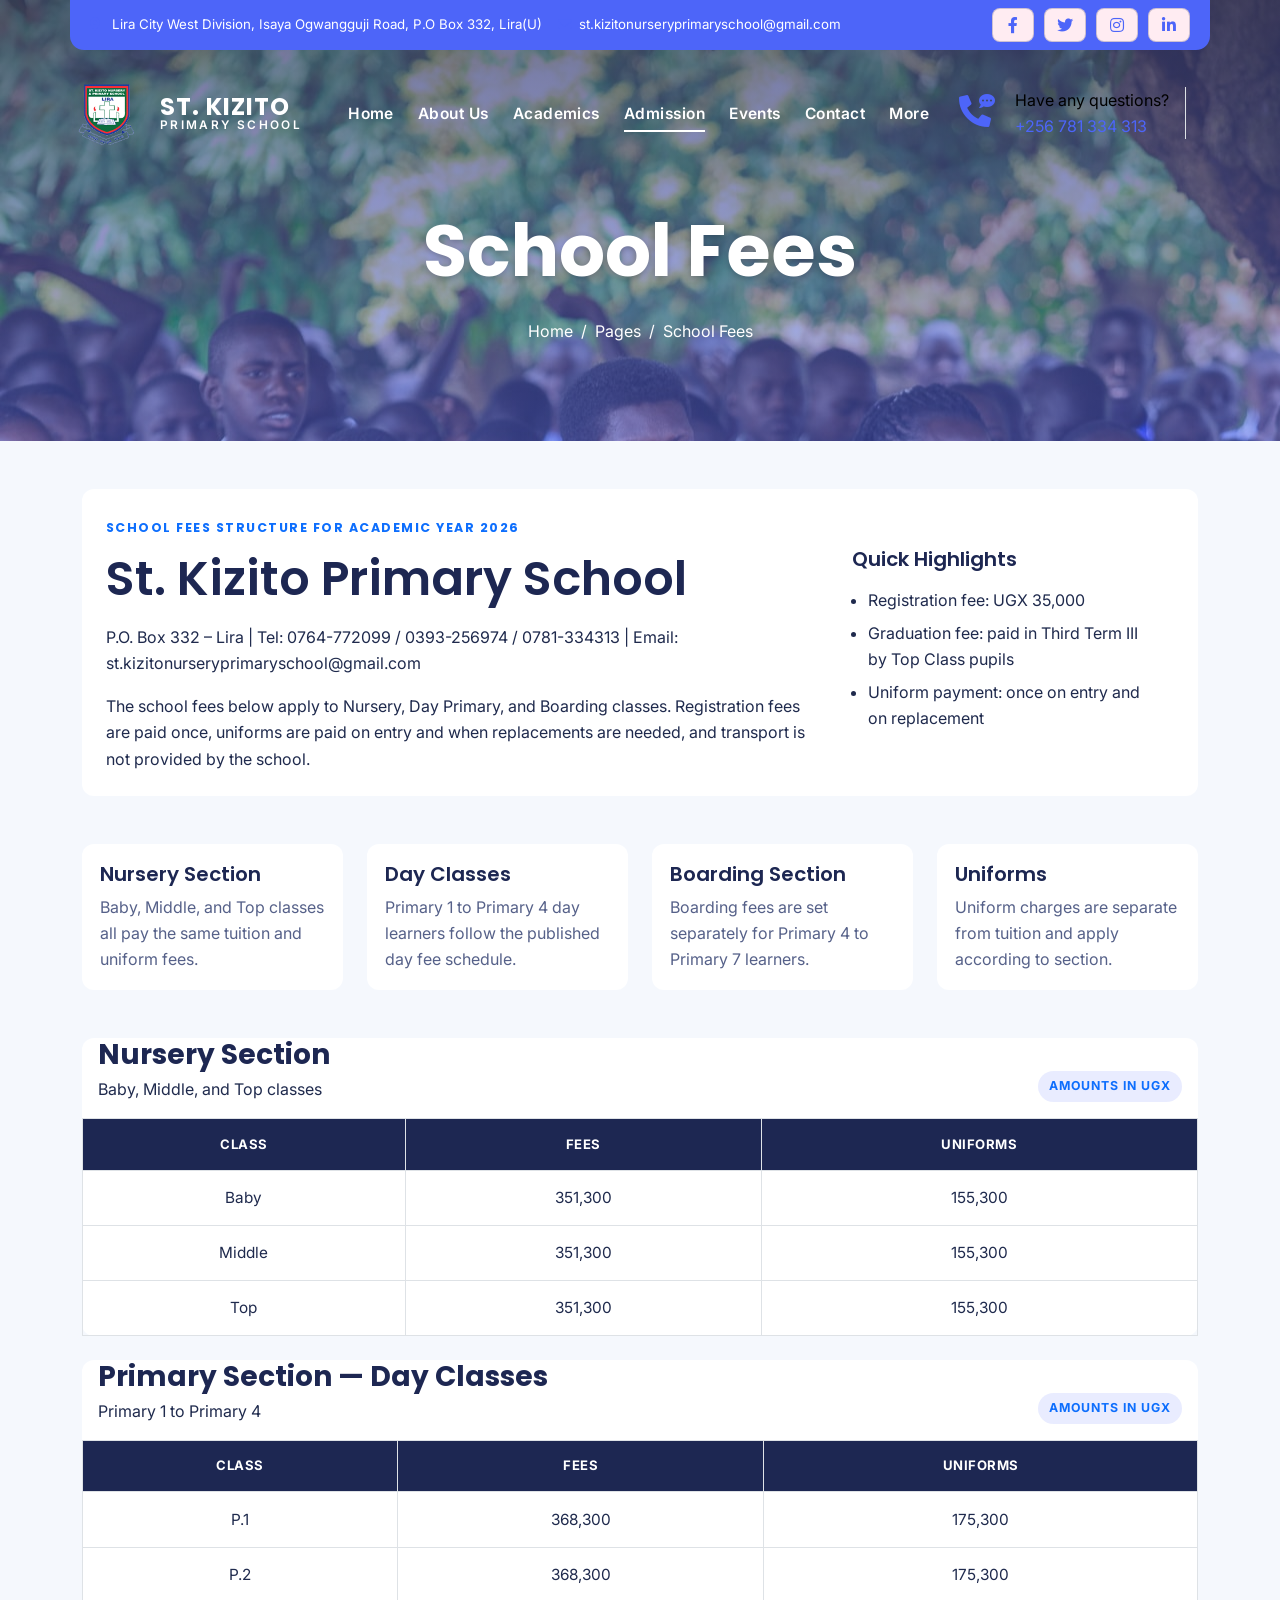
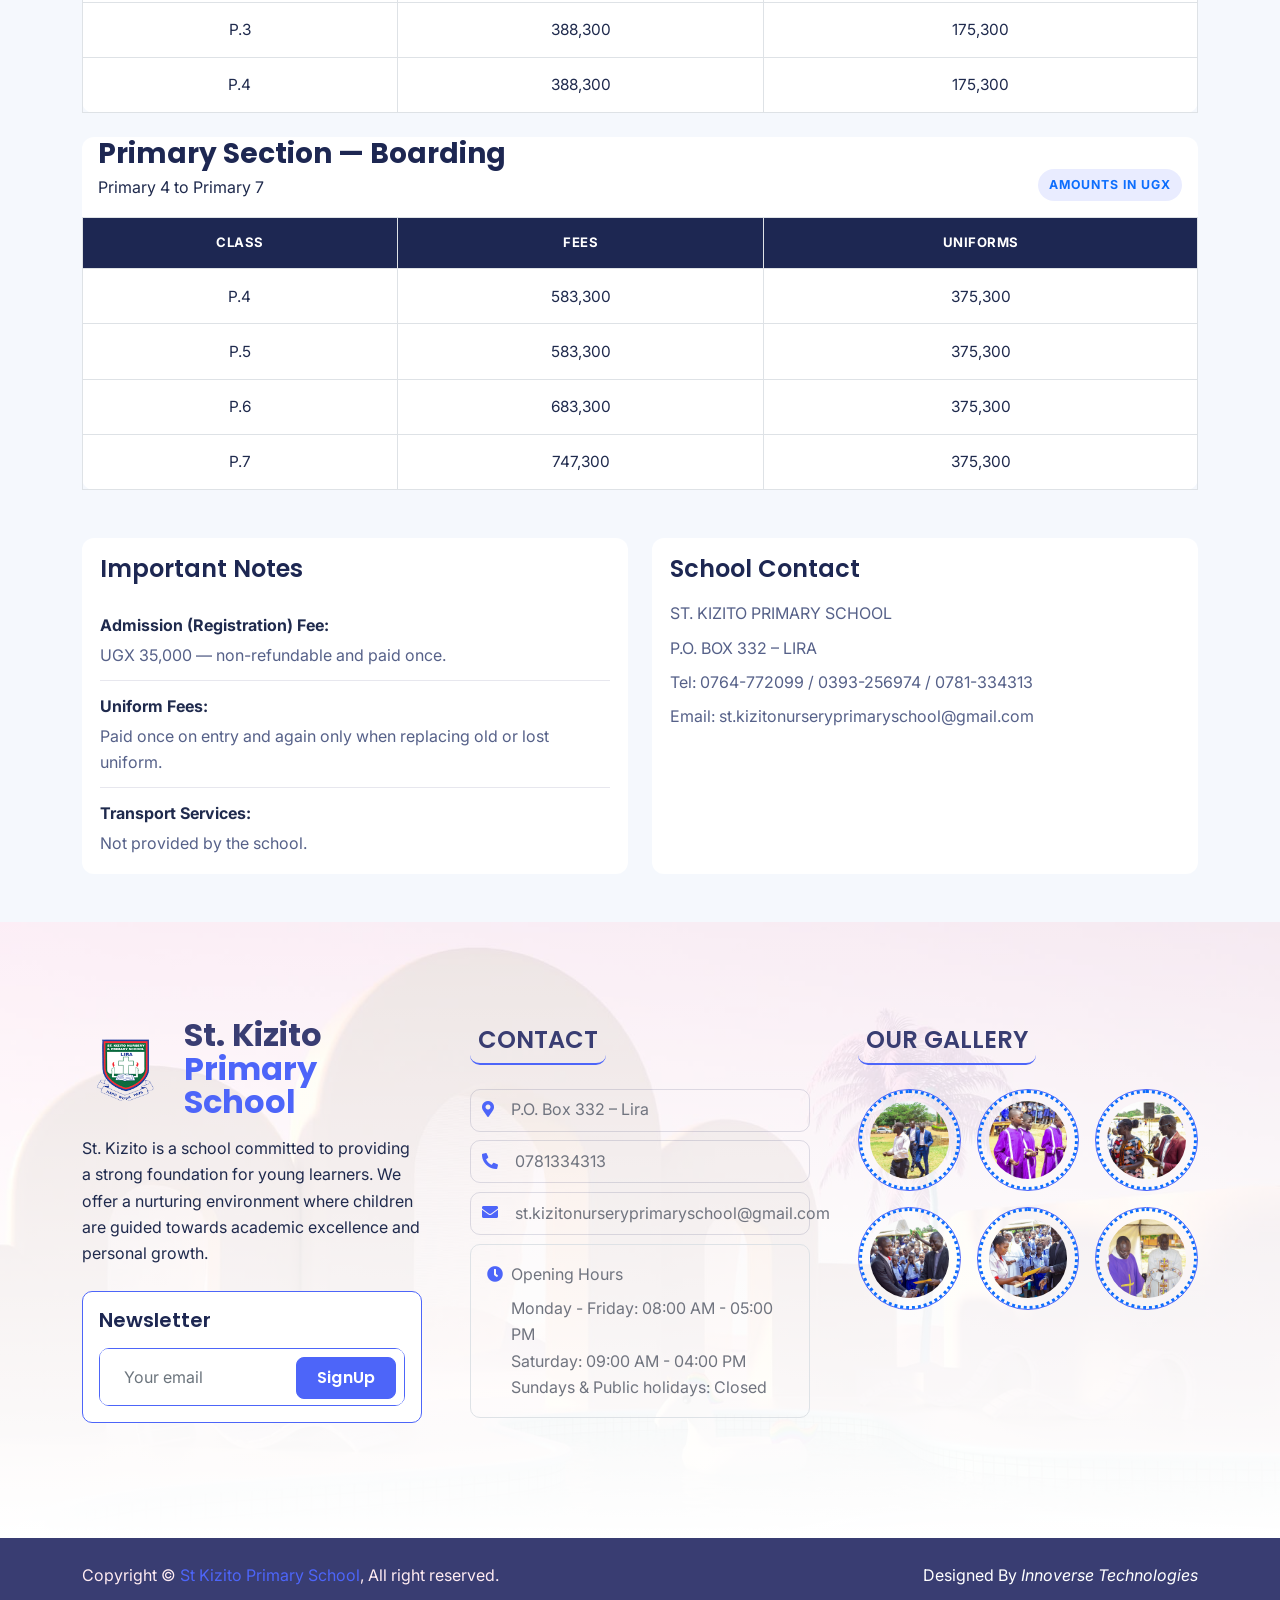
<file: admission.html>
<!DOCTYPE html>
<html lang="en">

<head>
    <meta charset="utf-8">
    <title>St Kizito Day and Nursery School - Lira</title>
    <meta content="width=device-width, initial-scale=1.0" name="viewport">
    <meta content="" name="keywords">
    <meta content="" name="description">

    <!-- Google Web Fonts -->
    <link rel="preconnect" href="https://fonts.googleapis.com">
    <link rel="preconnect" href="https://fonts.gstatic.com" crossorigin>
    <link href="https://fonts.googleapis.com/css2?family=Inter:wght@400;500;600&family=Poppins:wght@500;600;700;800&display=swap" rel="stylesheet">

    <!-- Icon Font Stylesheet -->
    <link rel="stylesheet" href="https://use.fontawesome.com/releases/v5.15.4/css/all.css"/>
    <link href="https://cdn.jsdelivr.net/npm/bootstrap-icons@1.4.1/font/bootstrap-icons.css" rel="stylesheet">

    <!-- Libraries Stylesheet -->
    <link href="lib/animate/animate.min.css" rel="stylesheet">
    <link href="lib/lightbox/css/lightbox.min.css" rel="stylesheet">
    <link href="lib/owlcarousel/assets/owl.carousel.min.css" rel="stylesheet">

    <!-- Customized Bootstrap Stylesheet -->
    <link href="css/bootstrap.min.css" rel="stylesheet">

    <!-- Template Stylesheet -->
    <link href="css/style.css" rel="stylesheet">

    

</head>

<body>

    <!-- Spinner Start -->
    <!-- <div id="spinner" class="show w-100 vh-100 bg-white position-fixed translate-middle top-50 start-50  d-flex align-items-center justify-content-center">
        <div class="spinner-grow text-primary" role="status"></div>
    </div> -->
    <!-- Spinner End -->


    <!-- Navbar start -->
    <div class="container-fluid border-bottom bg-light site-header">
        <div class="container topbar bg-primary d-none d-lg-block py-2" style="border-radius: 0 40px;">
            <div class="d-flex justify-content-between">
                <div class="top-info ps-2">
                    <small class="me-3"><i class="fas fa-map-marker-alt me-2 text-secondary"></i> <a href="#" class="text-white">Lira City West Division, Isaya Ogwangguji Road, P.O Box 332, Lira(U)</a></small>
                    <small class="me-3"><i class="fas fa-envelope me-2 text-secondary"></i><a href="#" class="text-white">st.kizitonurseryprimaryschool@gmail.com</a></small>
                </div>
                <div class="top-link pe-2">
                    <a href="" class="btn btn-light btn-sm-square rounded-circle"><i class="fab fa-facebook-f text-secondary"></i></a>
                    <a href="" class="btn btn-light btn-sm-square rounded-circle"><i class="fab fa-twitter text-secondary"></i></a>
                    <a href="" class="btn btn-light btn-sm-square rounded-circle"><i class="fab fa-instagram text-secondary"></i></a>
                    <a href="" class="btn btn-light btn-sm-square rounded-circle me-0"><i class="fab fa-linkedin-in text-secondary"></i></a>
                </div>
            </div>
        </div>
        <div class="container px-0">
            <nav class="navbar navbar-light navbar-expand-xl py-3">
                <a href="index.html" class="navbar-brand school-brand" aria-label="ST. KIZITO PRIMARY SCHOOL">
                    <span class="school-brand-badge" aria-hidden="true">
                        <img src="img/stkizito (1).png" alt="" class="school-brand-badge-img">
                    </span>
                    <span class="school-brand-text">
                        <span class="school-brand-title">ST. KIZITO</span>
                        <span class="school-brand-subtitle">PRIMARY SCHOOL</span>
                    </span>
                </a>
                <button class="navbar-toggler py-2 px-3" type="button" data-bs-toggle="collapse" data-bs-target="#navbarCollapse">
                    <span class="fa fa-bars text-primary"></span>
                </button>
                <div class="collapse navbar-collapse" id="navbarCollapse">
                    <div class="navbar-nav mx-auto">
                        <a href="index.html" class="nav-item nav-link active">Home</a>
                        <a href="about.html" class="nav-item nav-link">About Us</a>
                        <a href="academics.html" class="nav-item nav-link ">Academics</a>
                        <a href="admission.html" class="nav-item nav-link ">Admission</a>
                        <a href="event.html" class="nav-item nav-link">Events</a>
                        <a href="contact.html" class="nav-item nav-link">Contact</a>
                        <div class="nav-item dropdown">
                            <a href="#" class="nav-link dropdown-toggle" data-bs-toggle="dropdown">More</a>
                            <div class="dropdown-menu m-0 bg-secondary rounded-0">
                                <a href="community.html" class="dropdown-item">Community</a>
                                <a href="gallery.html" class="dropdown-item">Gallery</a>
                            </div>
                        </div>
                    </div>
                    <div class="d-flex me-4">
                        <div id="phone-tada" class="d-flex align-items-center justify-content-center">
                            <a href="" class="position-relative wow tada" data-wow-delay=".9s" >
                                <i class="fa fa-phone-alt  fa-2x me-4"></i>
                                <div class="position-absolute" style="top: -7px; left: 20px;">
                                    <span><i class="fa fa-comment-dots text-secondary"></i></span>
                                </div>
                            </a>
                        </div>
                        <div class="d-flex flex-column pe-3 border-end" style="border-right: 3px solid #393D72;">

                                <span style="color:black;">Have any questions?</span>
                                <a href="#"><span class="text-secondary">+256 781 334 313</span></a>
                            </div>
                    </div>

            </nav>
        </div>
    </div>
    <!-- Navbar End -->


    <!-- Modal Search Start -->
    <div class="modal fade" id="searchModal" tabindex="-1" aria-labelledby="exampleModalLabel" aria-hidden="true">
        <div class="modal-dialog modal-fullscreen">
            <div class="modal-content rounded-0">
                <div class="modal-header">
                    <h5 class="modal-title" id="exampleModalLabel">Search by keyword</h5>
                    <button type="button" class="btn-close" data-bs-dismiss="modal" aria-label="Close"></button>
                </div>
                <div class="modal-body d-flex align-items-center">
                    <div class="input-group w-75 mx-auto d-flex">
                        <input type="search" class="form-control p-3" placeholder="keywords" aria-describedby="search-icon-1">
                        <span id="search-icon-1" class="input-group-text p-3"><i class="fa fa-search"></i></span>
                    </div>
                </div>
            </div>
        </div>
    </div>
    <!-- Modal Search End -->


        
        <!-- Page Header Start -->
        <div class="container-fluid page-header py-5 wow fadeIn" data-wow-delay="0.1s">
            <div class="container text-center py-5">
                <h1 class="display-2 text-white mb-4">School Fees</h1>
                <nav aria-label="breadcrumb">
                    <ol class="breadcrumb justify-content-center mb-0">
                        <li class="breadcrumb-item"><a href="#">Home</a></li>
                        <li class="breadcrumb-item"><a href="#">Pages</a></li>
                        <li class="breadcrumb-item text-white" aria-current="page">School Fees</li>
                    </ol>
                </nav>
            </div>
        </div>
        <!-- Page Header End -->

       <div class="container py-5 program-fees-page">
           <div class="program-fees-hero wow fadeIn" data-wow-delay="0.1s">
               <div class="row g-4 align-items-center">
                   <div class="col-lg-8">
                       <span class="program-fees-kicker">School Fees Structure for Academic Year 2026</span>
                       <h1 class="display-5 mb-3">St. Kizito Primary School</h1>
                       <p class="mb-3">P.O. Box 332 – Lira | Tel: 0764-772099 / 0393-256974 / 0781-334313 | Email: st.kizitonurseryprimaryschool@gmail.com</p>
                       <p class="mb-0">The school fees below apply to Nursery, Day Primary, and Boarding classes. Registration fees are paid once, uniforms are paid on entry and when replacements are needed, and transport is not provided by the school.</p>
                   </div>
                   <div class="col-lg-4">
                       <div class="program-fees-note">
                           <h5 class="mb-3">Quick Highlights</h5>
                           <ul class="fees-note-list mb-0">
                               <li>Registration fee: UGX 35,000</li>
                               <li>Graduation fee: paid in Third Term III by Top Class pupils</li>
                               <li>Uniform payment: once on entry and on replacement</li>
                           </ul>
                       </div>
                   </div>
               </div>
           </div>

           <div class="row g-4 mt-4">
               <div class="col-md-6 col-xl-3">
                   <div class="fees-summary-card h-100">
                       <h5>Nursery Section</h5>
                       <p class="mb-0">Baby, Middle, and Top classes all pay the same tuition and uniform fees.</p>
                   </div>
               </div>
               <div class="col-md-6 col-xl-3">
                   <div class="fees-summary-card h-100">
                       <h5>Day Classes</h5>
                       <p class="mb-0">Primary 1 to Primary 4 day learners follow the published day fee schedule.</p>
                   </div>
               </div>
               <div class="col-md-6 col-xl-3">
                   <div class="fees-summary-card h-100">
                       <h5>Boarding Section</h5>
                       <p class="mb-0">Boarding fees are set separately for Primary 4 to Primary 7 learners.</p>
                   </div>
               </div>
               <div class="col-md-6 col-xl-3">
                   <div class="fees-summary-card h-100">
                       <h5>Uniforms</h5>
                       <p class="mb-0">Uniform charges are separate from tuition and apply according to section.</p>
                   </div>
               </div>
           </div>

           <div class="fees-section-card mt-5">
               <div class="d-flex flex-wrap justify-content-between align-items-end gap-3 m-3">
                   <div>
                       <h3 class="mb-1">Nursery Section</h3>
                       <p class="mb-0">Baby, Middle, and Top classes</p>
                   </div>
                   <span class="fees-pill">Amounts in UGX</span>
               </div>
               <div class="table-responsive">
                   <table class="table table-bordered fees-table mb-0">
                       <thead>
                           <tr>
                               <th>Class</th>
                               <th>Fees</th>
                               <th>Uniforms</th>
                           </tr>
                       </thead>
                       <tbody>
                           <tr><td>Baby</td><td>351,300</td><td>155,300</td></tr>
                           <tr><td>Middle</td><td>351,300</td><td>155,300</td></tr>
                           <tr><td>Top</td><td>351,300</td><td>155,300</td></tr>
                       </tbody>
                   </table>
               </div>
           </div>

           <div class="fees-section-card mt-4">
               <div class="d-flex flex-wrap justify-content-between align-items-end gap-3 m-3">
                   <div>
                       <h3 class="mb-1">Primary Section — Day Classes</h3>
                       <p class="mb-0">Primary 1 to Primary 4</p>
                   </div>
                   <span class="fees-pill">Amounts in UGX</span>
               </div>
               <div class="table-responsive">
                   <table class="table table-bordered fees-table mb-0">
                       <thead>
                           <tr>
                               <th>Class</th>
                               <th>Fees</th>
                               <th>Uniforms</th>
                           </tr>
                       </thead>
                       <tbody>
                           <tr><td>P.1</td><td>368,300</td><td>175,300</td></tr>
                           <tr><td>P.2</td><td>368,300</td><td>175,300</td></tr>
                           <tr><td>P.3</td><td>388,300</td><td>175,300</td></tr>
                           <tr><td>P.4</td><td>388,300</td><td>175,300</td></tr>
                       </tbody>
                   </table>
               </div>
           </div>

           <div class="fees-section-card mt-4">
               <div class="d-flex flex-wrap justify-content-between align-items-end gap-3 m-3">
                   <div>
                       <h3 class="mb-1">Primary Section — Boarding</h3>
                       <p class="mb-0">Primary 4 to Primary 7</p>
                   </div>
                   <span class="fees-pill">Amounts in UGX</span>
               </div>
               <div class="table-responsive">
                   <table class="table table-bordered fees-table mb-0">
                       <thead>
                           <tr>
                               <th>Class</th>
                               <th>Fees</th>
                               <th>Uniforms</th>
                           </tr>
                       </thead>
                       <tbody>
                           <tr><td>P.4</td><td>583,300</td><td>375,300</td></tr>
                           <tr><td>P.5</td><td>583,300</td><td>375,300</td></tr>
                           <tr><td>P.6</td><td>683,300</td><td>375,300</td></tr>
                           <tr><td>P.7</td><td>747,300</td><td>375,300</td></tr>
                       </tbody>
                   </table>
               </div>
           </div>

           <div class="row g-4 mt-4">
               <div class="col-lg-6">
                   <div class="fees-note-card h-100">
                       <h4 class="mb-3">Important Notes</h4>
                       <div class="fees-note-item">
                           <strong>Admission (Registration) Fee:</strong>
                           <span>UGX 35,000 — non-refundable and paid once.</span>
                       </div>
                       <div class="fees-note-item">
                           <strong>Uniform Fees:</strong>
                           <span>Paid once on entry and again only when replacing old or lost uniform.</span>
                       </div>
                       <div class="fees-note-item mb-0">
                           <strong>Transport Services:</strong>
                           <span>Not provided by the school.</span>
                       </div>
                   </div>
               </div>
               <div class="col-lg-6">
                   <div class="fees-note-card h-100">
                       <h4 class="mb-3">School Contact</h4>
                       <p class="mb-2">ST. KIZITO PRIMARY SCHOOL</p>
                       <p class="mb-2">P.O. BOX 332 – LIRA</p>
                       <p class="mb-2">Tel: 0764-772099 / 0393-256974 / 0781-334313</p>
                       <p class="mb-0">Email: st.kizitonurseryprimaryschool@gmail.com</p>
                   </div>
               </div>
           </div>
       </div>

   <!-- Footer Start -->
   <div class="container-fluid footer py-5 wow fadeIn" data-wow-delay="0.1s">
            <div class="container py-5">
                <div class="row g-5">
                    <div class="col-md-6 col-lg-4 col-xl-4">
                        <div class="footer-item">
                            <div class="footer-brand mb-3">
                                <span class="footer-brand-badge" aria-hidden="true">
                                    <img src="img/stkizito (1).png" alt="" class="footer-brand-badge-img">
                                </span>
                                <h2 class="fw-bold mb-0"><span class="text-dark mb-0">St. Kizito</span><span class="text-secondary"> Primary School</span></h2>
                            </div>
                            <p class="mb-4">St. Kizito is a school committed to providing a strong foundation for young learners. We offer a nurturing environment where children are guided towards academic excellence and personal growth.</p>
                            <div class="border border-secondary p-3 rounded bg-light">
                                <h5 class="mb-3">Newsletter</h5>
                                <div class="position-relative mx-auto border border-secondary rounded" style="max-width: 400px;">
                                    <input class="form-control border-0 w-100 py-3 ps-4 pe-5" type="text" placeholder="Your email">
                                    <button type="button" class="btn btn-secondary py-2 position-absolute top-0 end-0 mt-2 me-2 text-white">SignUp</button>
                                </div>
                            </div>
                        </div>
                    </div>
                    <div class="col-md-6 col-lg-4 col-xl-4">
                        <div class="footer-item">
                            <h4 class="text-dark mb-4 border-bottom border-secondary border-2 d-inline-block p-2 title-border-radius">CONTACT</h4>
                            <div class="d-flex flex-column align-items-start">
                                <a href="javascript:void(0)" class="text-body mb-4"><i class="fa fa-map-marker-alt text-secondary me-2"></i> P.O. Box 332 – Lira</a>
                                <a href="javascript:void(0)" class="text-start text-body mb-4"><i class="fa fa-phone-alt text-secondary me-2"></i> 0781334313</a>
                                <a href="mailto:st.kizitonurseryprimaryschool@gmail.com" class="text-start text-body mb-4"><i class="fas fa-envelope text-secondary me-2"></i> st.kizitonurseryprimaryschool@gmail.com</a>
                                <div class="text-start text-body mb-4 p-3 rounded border w-100">
                                    <div class="d-flex align-items-center mb-2">
                                        <i class="fa fa-clock text-secondary me-2"></i>
                                        <span class="fw-semibold">Opening Hours</span>
                                         
                                    </div>
                                    <ul class="list-unstyled mb-0 ps-4">
                                        <li>Monday - Friday: 08:00 AM - 05:00 PM</li>
                                        <li>Saturday: 09:00 AM - 04:00 PM</li>
                                        <li>Sundays &amp; Public holidays: Closed</li>
                                    </ul>
                                </div>
                            </div>
                        </div>
                    </div>
                    <div class="col-md-6 col-lg-4 col-xl-4">
                        <div class="footer-item">
                            <h4 class="text-dark mb-4 border-bottom border-secondary border-2 d-inline-block p-2 title-border-radius">OUR GALLERY</h4>
                            <div class="row g-3">
                                <div class="col-4">
                                    <div class="footer-galary-img rounded-circle border border-secondary">
                                        <img src="img/stkizito (8) (1).jpg" class="img-fluid rounded-circle p-2" alt="Gallery Image 1">
                                    </div>
                                </div>
                                <div class="col-4">
                                    <div class="footer-galary-img rounded-circle border border-secondary">
                                        <img src="img/stkizito (1) (1).jpg" class="img-fluid rounded-circle p-2" alt="Gallery Image 2">
                                    </div>
                                </div>
                                <div class="col-4">
                                    <div class="footer-galary-img rounded-circle border border-secondary">
                                        <img src="img/stkizito (13) (1).jpg" class="img-fluid rounded-circle p-2" alt="Gallery Image 3">
                                    </div>
                                </div>
                                <div class="col-4">
                                    <div class="footer-galary-img rounded-circle border border-secondary">
                                        <img src="img/stkizito (12) (1).jpg" class="img-fluid rounded-circle p-2" alt="Gallery Image 4">
                                    </div>
                                </div>
                                <div class="col-4">
                                    <div class="footer-galary-img rounded-circle border border-secondary">
                                        <img src="img/stkizito (11) (1).jpg" class="img-fluid rounded-circle p-2" alt="Gallery Image 5">
                                    </div>
                                </div>
                                <div class="col-4">
                                    <div class="footer-galary-img rounded-circle border border-secondary">
                                        <img src="img/stkizito (3) (1).jpg" class="img-fluid rounded-circle p-2" alt="Gallery Image 6">
                                    </div>
                                </div>
                            </div>
                        </div>
                    </div>
                </div>
            </div>
        </div>
<!-- Footer End -->



        <!-- Copyright Start -->
        <div class="container-fluid copyright bg-dark py-4">
            <div class="container">
                <div class="row">
                    <div class="col-md-6 text-center text-md-start mb-3 mb-md-0">
                        <span class="text-light">Copyright &copy; <a href="#">St Kizito Primary School</a>, All right reserved.</span>
                    </div>
                    <div class="col-md-6 my-auto text-center text-md-end text-white">
                        <!--/*** This template is free as long as you keep the below author’s credit link/attribution link/backlink. ***/-->
                        <!--/*** If you'd like to use the template without the below author’s credit link/attribution link/backlink, ***/-->
                        <!--/*** you can purchase the Credit Removal License from "https://htmlcodex.com/credit-removal". ***/-->
                        Designed By <i>Innoverse Technologies</i>
                    </div>
                </div>
            </div>
        </div>
        <!-- Copyright End -->


        <!-- Back to Top -->
        <a href="#" class="btn btn-primary border-3 border-primary rounded-circle back-to-top"><i class="fa fa-arrow-up"></i></a>   

        
    <!-- JavaScript Libraries -->
    <script src="https://ajax.googleapis.com/ajax/libs/jquery/3.6.4/jquery.min.js"></script>
    <script src="https://cdn.jsdelivr.net/npm/bootstrap@5.0.0/dist/js/bootstrap.bundle.min.js"></script>
    <script src="lib/wow/wow.min.js"></script>
    <script src="lib/easing/easing.min.js"></script>
    <script src="lib/waypoints/waypoints.min.js"></script>
    <script src="lib/lightbox/js/lightbox.min.js"></script>
    <script src="lib/owlcarousel/owl.carousel.min.js"></script>

    <!-- Template Javascript -->
    <script src="js/main.js"></script>
    </body>

</html>
</file>
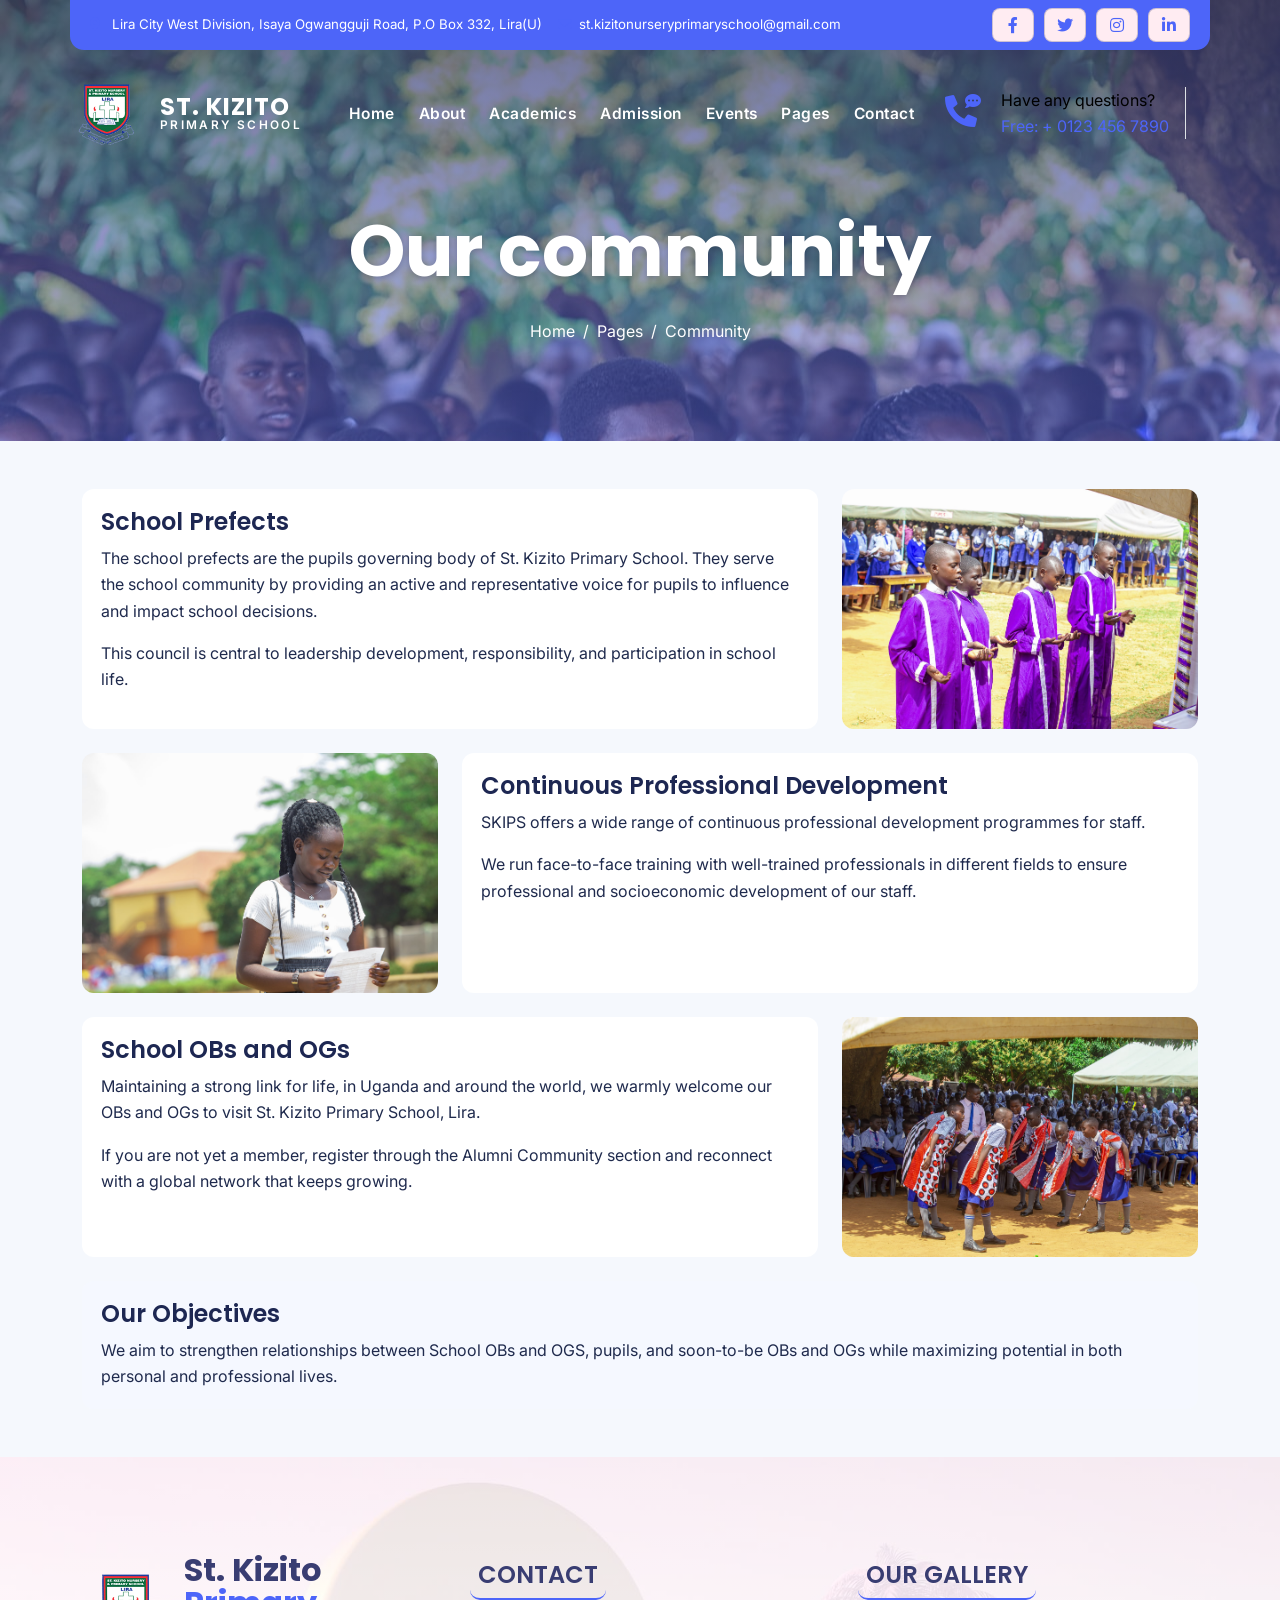
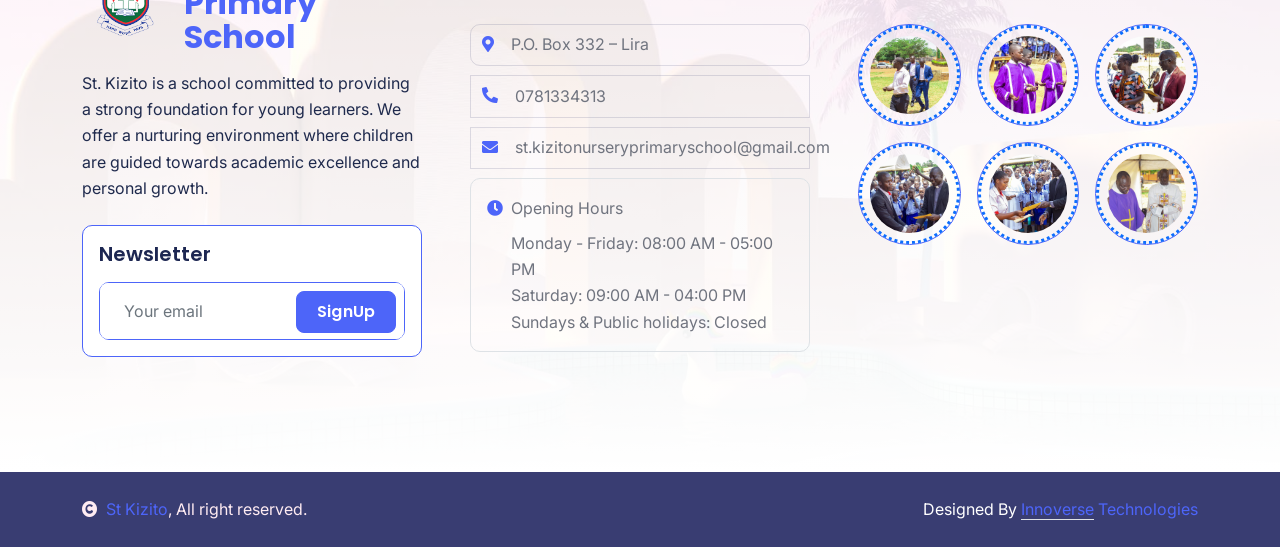
<file: blog.html>
<!DOCTYPE html>
<html lang="en">

    <head>
        <meta charset="utf-8">
        <title>St Kizito Day and Nursery School</title>
        <meta content="width=device-width, initial-scale=1.0" name="viewport">
        <meta content="" name="keywords">
        <meta content="" name="description">

        <!-- Google Web Fonts -->
        <link rel="preconnect" href="https://fonts.googleapis.com">
        <link rel="preconnect" href="https://fonts.gstatic.com" crossorigin>
        <link href="https://fonts.googleapis.com/css2?family=Inter:wght@400;500;600&family=Poppins:wght@500;600;700;800&display=swap" rel="stylesheet">

        <!-- Icon Font Stylesheet -->
        <link rel="stylesheet" href="https://use.fontawesome.com/releases/v5.15.4/css/all.css"/>
        <link href="https://cdn.jsdelivr.net/npm/bootstrap-icons@1.4.1/font/bootstrap-icons.css" rel="stylesheet">

        <!-- Libraries Stylesheet -->
        <link href="lib/animate/animate.min.css" rel="stylesheet">
        <link href="lib/lightbox/css/lightbox.min.css" rel="stylesheet">
        <link href="lib/owlcarousel/assets/owl.carousel.min.css" rel="stylesheet">

        <!-- Customized Bootstrap Stylesheet -->
        <link href="css/bootstrap.min.css" rel="stylesheet">

        <!-- Template Stylesheet -->
        <link href="css/style.css" rel="stylesheet">

        <style>
            /* Custom styles */
            .section-title {
                font-size: 2.5rem;
                font-weight: bold;
                color: #0d6efd;
            }
    
            .section-subtitle {
                font-size: 1.25rem;
                margin-bottom: 20px;
                color: #6c757d;
            }
    
            .section-container {
                padding: 60px 0;
            }
    
            .image-container img {
                width: 100%;
                height: auto;
                border-radius: 10px;
            }
    
            .card-body p {
                font-size: 1rem;
                line-height: 1.6;
            }
    
            .card {
                border: none;
                border-radius: 10px;
                box-shadow: 0 4px 8px rgba(0, 0, 0, 0.1);
                overflow: hidden;
            }
    
            .card-header {
                background-color: #0d6efd;
                color: white;
                text-align: center;
                font-size: 1.5rem;
                font-weight: bold;
            }
    
            .card-footer {
                background-color: #f8f9fa;
            }
    
            /* Ensuring text and images are aligned properly */
            .section-content {
                display: flex;
                flex-wrap: wrap;
                justify-content: space-between;
                gap: 20px;
            }
    
            .section-content .card, .section-content .image-container {
                flex: 1;
                min-width: 280px;
            }
    
            .section-content .image-container {
                flex: 0 1 45%; /* Responsive image size */
            }
    
            /* Card Design Adjustment */
            .card-body p {
                font-size: 1rem;
                color: #343a40;
            }
    
            /* Mobile-Friendly Padding */
            @media (max-width: 767px) {
                .section-title {
                    font-size: 2rem;
                }
    
                .section-subtitle {
                    font-size: 1.1rem;
                }
    
                .section-container {
                    padding: 40px 15px;
                }
            }
        </style>

    </head>

    <body>

        <!-- <div id="spinner" class="show w-100 vh-100 bg-white position-fixed translate-middle top-50 start-50  d-flex align-items-center justify-content-center">
            <div class="spinner-grow text-primary" role="status"></div>
        </div> -->
        <!-- Spinner End -->


            <!-- Navbar start -->
            <div class="container-fluid border-bottom bg-light site-header">
                <div class="container topbar bg-primary d-none d-lg-block py-2" style="border-radius: 0 40px;">
                    <div class="d-flex justify-content-between">
                        <div class="top-info ps-2">
                            <small class="me-3"><i class="fas fa-map-marker-alt me-2 text-secondary"></i> <a href="#" class="text-white">Lira City West Division, Isaya Ogwangguji Road, P.O Box 332, Lira(U)</a></small>
                            <small class="me-3"><i class="fas fa-envelope me-2 text-secondary"></i><a href="#" class="text-white">st.kizitonurseryprimaryschool@gmail.com</a></small>
                        </div>
                        <div class="top-link pe-2">
                            <a href="" class="btn btn-light btn-sm-square rounded-circle"><i class="fab fa-facebook-f text-secondary"></i></a>
                            <a href="" class="btn btn-light btn-sm-square rounded-circle"><i class="fab fa-twitter text-secondary"></i></a>
                            <a href="" class="btn btn-light btn-sm-square rounded-circle"><i class="fab fa-instagram text-secondary"></i></a>
                            <a href="" class="btn btn-light btn-sm-square rounded-circle me-0"><i class="fab fa-linkedin-in text-secondary"></i></a>
                        </div>
                    </div>
                </div>
                <div class="container px-0">
                    <nav class="navbar navbar-light navbar-expand-xl py-3">
                        <a href="index.html" class="navbar-brand school-brand" aria-label="ST. KIZITO PRIMARY SCHOOL">
                            <span class="school-brand-badge" aria-hidden="true">
                                <img src="img/stkizito (1).png" alt="" class="school-brand-badge-img">
                            </span>
                            <span class="school-brand-text">
                                <span class="school-brand-title">ST. KIZITO</span>
                                <span class="school-brand-subtitle">PRIMARY SCHOOL</span>
                            </span>
                        </a>
                        <button class="navbar-toggler py-2 px-3" type="button" data-bs-toggle="collapse" data-bs-target="#navbarCollapse">
                            <span class="fa fa-bars text-primary"></span>
                        </button>
                        <div class="collapse navbar-collapse" id="navbarCollapse">
                            <div class="navbar-nav mx-auto">
                                <a href="index.html" class="nav-item nav-link active">Home</a>
                                <a href="about.html" class="nav-item nav-link">About</a>
                                <a href="service.html" class="nav-item nav-link ">Academics</a>
                                <a href="program.html" class="nav-item nav-link ">Admission</a>
                                <a href="event.html" class="nav-item nav-link">Events</a>
                                <div class="nav-item dropdown">
                                    <a href="#" class="nav-link dropdown-toggle" data-bs-toggle="dropdown">Pages</a>
                                    <div class="dropdown-menu m-0 bg-secondary rounded-0">
                                        <a href="blog.html" class="dropdown-item">Community</a>
                                        <a href="testimonial.html" class="dropdown-item">Gallery</a>
                                    </div>
                                </div>
                                <a href="contact.html" class="nav-item nav-link">Contact</a>
                            </div>
                            <div class="d-flex me-4">
                                <div id="phone-tada" class="d-flex align-items-center justify-content-center">
                                    <a href="" class="position-relative wow tada" data-wow-delay=".9s" >
                                        <i class="fa fa-phone-alt  fa-2x me-4"></i>
                                        <div class="position-absolute" style="top: -7px; left: 20px;">
                                            <span><i class="fa fa-comment-dots text-secondary"></i></span>
                                        </div>
                                    </a>
                                </div>
                                <div class="d-flex flex-column pe-3 border-end" style="border-right: 3px solid #393D72;">
    
                                    <span style="color:black;">Have any questions?</span>
                                    <a href="#"><span class="text-secondary">Free: + 0123 456 7890</span></a>
                                </div>
                            </div>
                           
                        </div>
                    </nav>
                </div>
            </div>
            <!-- Navbar End -->

        
        <!-- Page Header Start -->
        <div class="container-fluid page-header py-5 wow fadeIn" data-wow-delay="0.1s">
            <div class="container text-center py-5">
                <h1 class="display-2 text-white mb-4">Our community</h1>
                <nav aria-label="breadcrumb">
                    <ol class="breadcrumb justify-content-center mb-0">
                        <li class="breadcrumb-item"><a href="#">Home</a></li>
                        <li class="breadcrumb-item"><a href="#">Pages</a></li>
                        <li class="breadcrumb-item text-white" aria-current="page">Community</li>
                    </ol>
                </nav>
            </div>
        </div>
        <!-- Page Header End -->


        <div class="container community-page py-5">
            <div class="row g-4 mb-4">
                <div class="col-lg-8 wow fadeIn" data-wow-delay="0.1s">
                    <div class="community-card h-100">
                        <h4>School Prefects</h4>
                        <p>The school prefects are the pupils governing body of St. Kizito Primary School. They serve the school community by providing an active and representative voice for pupils to influence and impact school decisions.</p>
                        <p class="mb-0">This council is central to leadership development, responsibility, and participation in school life.</p>
                    </div>
                </div>
                <div class="col-lg-4 wow fadeIn" data-wow-delay="0.2s">
                    <div class="community-image-card h-100">
                        <img src="img/st.jpg" class="img-fluid" alt="School prefects">
                    </div>
                </div>
            </div>

            <div class="row g-4 mb-4">
                <div class="col-lg-4 wow fadeIn" data-wow-delay="0.1s">
                    <div class="community-image-card h-100">
                        <img src="img/st (3).jpg" class="img-fluid" alt="Professional development">
                    </div>
                </div>
                <div class="col-lg-8 wow fadeIn" data-wow-delay="0.2s">
                    <div class="community-card h-100">
                        <h4>Continuous Professional Development</h4>
                        <p>SKIPS offers a wide range of continuous professional development programmes for staff.</p>
                        <p class="mb-0">We run face-to-face training with well-trained professionals in different fields to ensure professional and socioeconomic development of our staff.</p>
                    </div>
                </div>
            </div>

            <div class="row g-4 mb-4">
                <div class="col-lg-8 wow fadeIn" data-wow-delay="0.1s">
                    <div class="community-card h-100">
                        <h4>School OBs and OGs</h4>
                        <p>Maintaining a strong link for life, in Uganda and around the world, we warmly welcome our OBs and OGs to visit St. Kizito Primary School, Lira.</p>
                        <p class="mb-0">If you are not yet a member, register through the Alumni Community section and reconnect with a global network that keeps growing.</p>
                    </div>
                </div>
                <div class="col-lg-4 wow fadeIn" data-wow-delay="0.2s">
                    <div class="community-image-card h-100">
                        <img src="img/st (2).jpg" class="img-fluid" alt="OBs and OGs">
                    </div>
                </div>
            </div>

            <div class="row g-4">
                <div class="col-12 wow fadeIn" data-wow-delay="0.1s">
                    <div class="community-card community-objectives">
                        <h4>Our Objectives</h4>
                        <p class="mb-0">We aim to strengthen relationships between School OBs and OGS, pupils, and soon-to-be OBs and OGs while maximizing potential in both personal and professional lives.</p>
                    </div>
                </div>
            </div>
        </div>




         <!-- Footer Start -->
         <div class="container-fluid footer py-5 wow fadeIn" data-wow-delay="0.1s">
            <div class="container py-5">
                <div class="row g-5">
                    <div class="col-md-6 col-lg-4 col-xl-4">
                        <div class="footer-item">
                            <div class="footer-brand mb-3">
                                <span class="footer-brand-badge" aria-hidden="true">
                                    <img src="img/stkizito (1).png" alt="" class="footer-brand-badge-img">
                                </span>
                                <h2 class="fw-bold mb-0"><span class="text-dark mb-0">St. Kizito</span><span class="text-secondary"> Primary School</span></h2>
                            </div>
                            <p class="mb-4">St. Kizito is a school committed to providing a strong foundation for young learners. We offer a nurturing environment where children are guided towards academic excellence and personal growth.</p>
                            <div class="border border-secondary p-3 rounded bg-light">
                                <h5 class="mb-3">Newsletter</h5>
                                <div class="position-relative mx-auto border border-secondary rounded" style="max-width: 400px;">
                                    <input class="form-control border-0 w-100 py-3 ps-4 pe-5" type="text" placeholder="Your email">
                                    <button type="button" class="btn btn-secondary py-2 position-absolute top-0 end-0 mt-2 me-2 text-white">SignUp</button>
                                </div>
                            </div>
                        </div>
                    </div>
                    <div class="col-md-6 col-lg-4 col-xl-4">
                        <div class="footer-item">
                            <h4 class="text-dark mb-4 border-bottom border-secondary border-2 d-inline-block p-2 title-border-radius">CONTACT</h4>
                            <div class="d-flex flex-column align-items-start">
                                <a href="javascript:void(0)" class="text-body mb-4"><i class="fa fa-map-marker-alt text-secondary me-2"></i> P.O. Box 332 – Lira</a>
                                <a href="javascript:void(0)" class="text-start rounded-0 text-body mb-4"><i class="fa fa-phone-alt text-secondary me-2"></i> 0781334313</a>
                                <a href="mailto:st.kizitonurseryprimaryschool@gmail.com" class="text-start rounded-0 text-body mb-4"><i class="fas fa-envelope text-secondary me-2"></i> st.kizitonurseryprimaryschool@gmail.com</a>
                                <div class="text-start text-body mb-4 p-3 rounded border w-100">
                                    <div class="d-flex align-items-center mb-2">
                                        <i class="fa fa-clock text-secondary me-2"></i>
                                        <span class="fw-semibold">Opening Hours</span>
                                         
                                    </div>
                                    <ul class="list-unstyled mb-0 ps-4">
                                        <li>Monday - Friday: 08:00 AM - 05:00 PM</li>
                                        <li>Saturday: 09:00 AM - 04:00 PM</li>
                                        <li>Sundays &amp; Public holidays: Closed</li>
                                    </ul>
                                </div>
                            </div>
                        </div>
                    </div>
                    <div class="col-md-6 col-lg-4 col-xl-4">
                        <div class="footer-item">
                            <h4 class="text-dark mb-4 border-bottom border-secondary border-2 d-inline-block p-2 title-border-radius">OUR GALLERY</h4>
                            <div class="row g-3">
                                <div class="col-4">
                                    <div class="footer-galary-img rounded-circle border border-secondary">
                                        <img src="img/stkizito (8) (1).jpg" class="img-fluid rounded-circle p-2" alt="Gallery Image 1">
                                    </div>
                                </div>
                                <div class="col-4">
                                    <div class="footer-galary-img rounded-circle border border-secondary">
                                        <img src="img/stkizito (1) (1).jpg" class="img-fluid rounded-circle p-2" alt="Gallery Image 2">
                                    </div>
                                </div>
                                <div class="col-4">
                                    <div class="footer-galary-img rounded-circle border border-secondary">
                                        <img src="img/stkizito (13) (1).jpg" class="img-fluid rounded-circle p-2" alt="Gallery Image 3">
                                    </div>
                                </div>
                                <div class="col-4">
                                    <div class="footer-galary-img rounded-circle border border-secondary">
                                        <img src="img/stkizito (12) (1).jpg" class="img-fluid rounded-circle p-2" alt="Gallery Image 4">
                                    </div>
                                </div>
                                <div class="col-4">
                                    <div class="footer-galary-img rounded-circle border border-secondary">
                                        <img src="img/stkizito (11) (1).jpg" class="img-fluid rounded-circle p-2" alt="Gallery Image 5">
                                    </div>
                                </div>
                                <div class="col-4">
                                    <div class="footer-galary-img rounded-circle border border-secondary">
                                        <img src="img/stkizito (3) (1).jpg" class="img-fluid rounded-circle p-2" alt="Gallery Image 6">
                                    </div>
                                </div>
                            </div>
                        </div>
                    </div>
                </div>
            </div>
        </div>
        <!-- Footer End -->


        <!-- Copyright Start -->
        <div class="container-fluid copyright bg-dark py-4">
            <div class="container">
                <div class="row">
                    <div class="col-md-6 text-center text-md-start mb-3 mb-md-0">
                        <span class="text-light"><a href="#"><i class="fas fa-copyright text-light me-2"></i>St Kizito</a>, All right reserved.</span>
                    </div>
                    <div class="col-md-6 my-auto text-center text-md-end text-white">
                        <!--/*** This template is free as long as you keep the below author’s credit link/attribution link/backlink. ***/-->
                        <!--/*** If you'd like to use the template without the below author’s credit link/attribution link/backlink, ***/-->
                        <!--/*** you can purchase the Credit Removal License from "https://htmlcodex.com/credit-removal". ***/-->
                        Designed By <a class="border-bottom" href="https://htmlcodex.com">Innoverse</a>  <a clas="border-bottom" href="https://innoverse.tech">Technologies</a>
                    </div>
                </div>
            </div>
        </div>
        <!-- Copyright End -->


        <!-- Back to Top -->
        <a href="#" class="btn btn-primary border-3 border-primary rounded-circle back-to-top"><i class="fa fa-arrow-up"></i></a>   

        
    <!-- JavaScript Libraries -->
    <script src="https://ajax.googleapis.com/ajax/libs/jquery/3.6.4/jquery.min.js"></script>
    <script src="https://cdn.jsdelivr.net/npm/bootstrap@5.0.0/dist/js/bootstrap.bundle.min.js"></script>
    <script src="lib/wow/wow.min.js"></script>
    <script src="lib/easing/easing.min.js"></script>
    <script src="lib/waypoints/waypoints.min.js"></script>
    <script src="lib/lightbox/js/lightbox.min.js"></script>
    <script src="lib/owlcarousel/owl.carousel.min.js"></script>

    <!-- Template Javascript -->
    <script src="js/main.js"></script>
    </body>

</html>
</file>
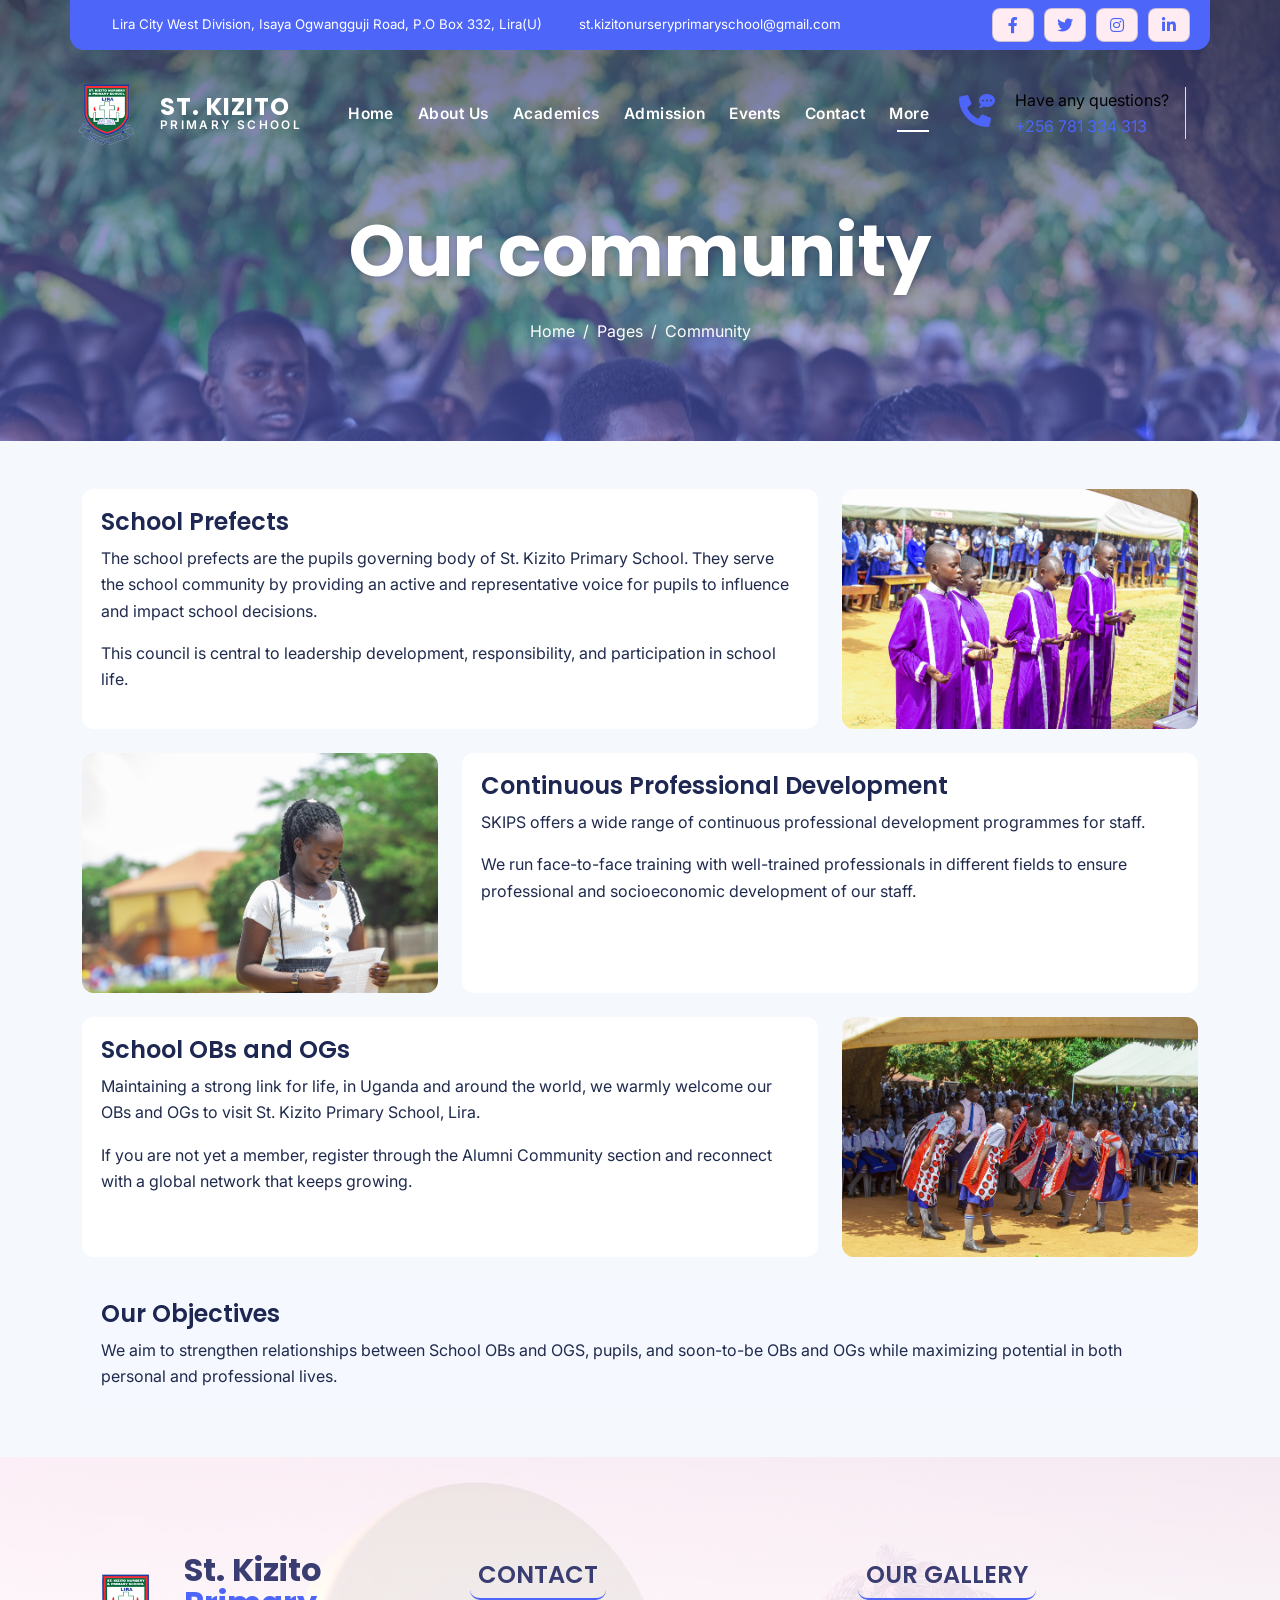
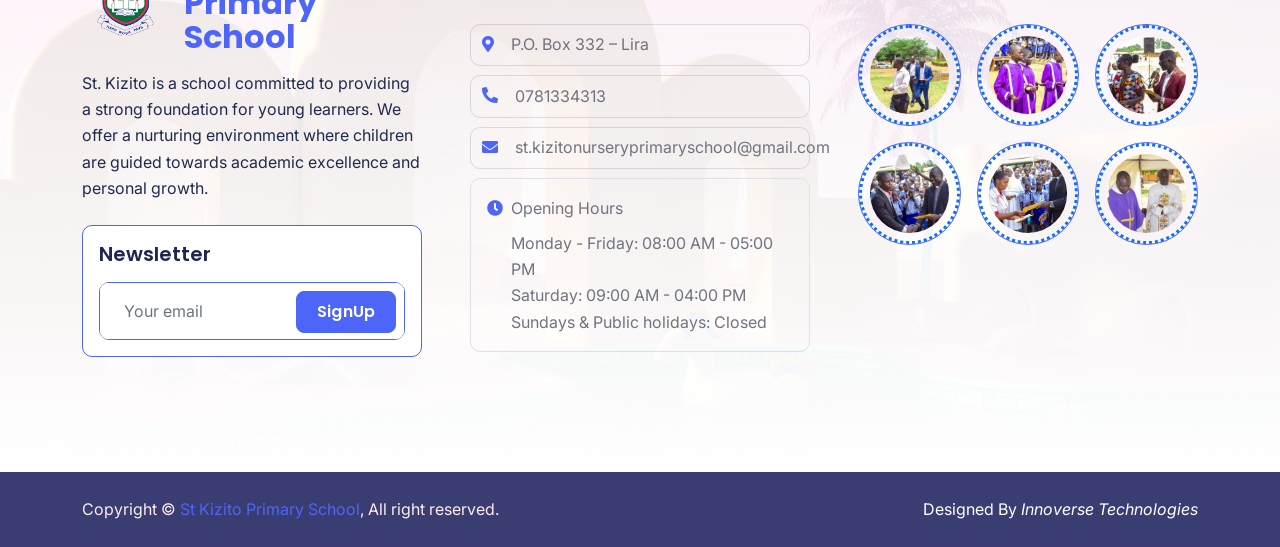
<file: community.html>
<!DOCTYPE html>
<html lang="en">

    <head>
        <meta charset="utf-8">
        <title>St Kizito Day and Nursery School</title>
        <meta content="width=device-width, initial-scale=1.0" name="viewport">
        <meta content="" name="keywords">
        <meta content="" name="description">

        <!-- Google Web Fonts -->
        <link rel="preconnect" href="https://fonts.googleapis.com">
        <link rel="preconnect" href="https://fonts.gstatic.com" crossorigin>
        <link href="https://fonts.googleapis.com/css2?family=Inter:wght@400;500;600&family=Poppins:wght@500;600;700;800&display=swap" rel="stylesheet">

        <!-- Icon Font Stylesheet -->
        <link rel="stylesheet" href="https://use.fontawesome.com/releases/v5.15.4/css/all.css"/>
        <link href="https://cdn.jsdelivr.net/npm/bootstrap-icons@1.4.1/font/bootstrap-icons.css" rel="stylesheet">

        <!-- Libraries Stylesheet -->
        <link href="lib/animate/animate.min.css" rel="stylesheet">
        <link href="lib/lightbox/css/lightbox.min.css" rel="stylesheet">
        <link href="lib/owlcarousel/assets/owl.carousel.min.css" rel="stylesheet">

        <!-- Customized Bootstrap Stylesheet -->
        <link href="css/bootstrap.min.css" rel="stylesheet">

        <!-- Template Stylesheet -->
        <link href="css/style.css" rel="stylesheet">

        <style>
            /* Custom styles */
            .section-title {
                font-size: 2.5rem;
                font-weight: bold;
                color: #0d6efd;
            }
    
            .section-subtitle {
                font-size: 1.25rem;
                margin-bottom: 20px;
                color: #6c757d;
            }
    
            .section-container {
                padding: 60px 0;
            }
    
            .image-container img {
                width: 100%;
                height: auto;
                border-radius: 10px;
            }
    
            .card-body p {
                font-size: 1rem;
                line-height: 1.6;
            }
    
            .card {
                border: none;
                border-radius: 10px;
                box-shadow: 0 4px 8px rgba(0, 0, 0, 0.1);
                overflow: hidden;
            }
    
            .card-header {
                background-color: #0d6efd;
                color: white;
                text-align: center;
                font-size: 1.5rem;
                font-weight: bold;
            }
    
            .card-footer {
                background-color: #f8f9fa;
            }
    
            /* Ensuring text and images are aligned properly */
            .section-content {
                display: flex;
                flex-wrap: wrap;
                justify-content: space-between;
                gap: 20px;
            }
    
            .section-content .card, .section-content .image-container {
                flex: 1;
                min-width: 280px;
            }
    
            .section-content .image-container {
                flex: 0 1 45%; /* Responsive image size */
            }
    
            /* Card Design Adjustment */
            .card-body p {
                font-size: 1rem;
                color: #343a40;
            }
    
            /* Mobile-Friendly Padding */
            @media (max-width: 767px) {
                .section-title {
                    font-size: 2rem;
                }
    
                .section-subtitle {
                    font-size: 1.1rem;
                }
    
                .section-container {
                    padding: 40px 15px;
                }
            }
        </style>

    </head>

    <body>

        <!-- <div id="spinner" class="show w-100 vh-100 bg-white position-fixed translate-middle top-50 start-50  d-flex align-items-center justify-content-center">
            <div class="spinner-grow text-primary" role="status"></div>
        </div> -->
        <!-- Spinner End -->


            <!-- Navbar start -->
            <div class="container-fluid border-bottom bg-light site-header">
                <div class="container topbar bg-primary d-none d-lg-block py-2" style="border-radius: 0 40px;">
                    <div class="d-flex justify-content-between">
                        <div class="top-info ps-2">
                            <small class="me-3"><i class="fas fa-map-marker-alt me-2 text-secondary"></i> <a href="#" class="text-white">Lira City West Division, Isaya Ogwangguji Road, P.O Box 332, Lira(U)</a></small>
                            <small class="me-3"><i class="fas fa-envelope me-2 text-secondary"></i><a href="#" class="text-white">st.kizitonurseryprimaryschool@gmail.com</a></small>
                        </div>
                        <div class="top-link pe-2">
                            <a href="" class="btn btn-light btn-sm-square rounded-circle"><i class="fab fa-facebook-f text-secondary"></i></a>
                            <a href="" class="btn btn-light btn-sm-square rounded-circle"><i class="fab fa-twitter text-secondary"></i></a>
                            <a href="" class="btn btn-light btn-sm-square rounded-circle"><i class="fab fa-instagram text-secondary"></i></a>
                            <a href="" class="btn btn-light btn-sm-square rounded-circle me-0"><i class="fab fa-linkedin-in text-secondary"></i></a>
                        </div>
                    </div>
                </div>
                <div class="container px-0">
                    <nav class="navbar navbar-light navbar-expand-xl py-3">
                        <a href="index.html" class="navbar-brand school-brand" aria-label="ST. KIZITO PRIMARY SCHOOL">
                            <span class="school-brand-badge" aria-hidden="true">
                                <img src="img/stkizito (1).png" alt="" class="school-brand-badge-img">
                            </span>
                            <span class="school-brand-text">
                                <span class="school-brand-title">ST. KIZITO</span>
                                <span class="school-brand-subtitle">PRIMARY SCHOOL</span>
                            </span>
                        </a>
                        <button class="navbar-toggler py-2 px-3" type="button" data-bs-toggle="collapse" data-bs-target="#navbarCollapse">
                            <span class="fa fa-bars text-primary"></span>
                        </button>
                        <div class="collapse navbar-collapse" id="navbarCollapse">
                            <div class="collapse navbar-collapse" id="navbarCollapse">
                    <div class="navbar-nav mx-auto">
                        <a href="index.html" class="nav-item nav-link active">Home</a>
                        <a href="about.html" class="nav-item nav-link">About Us</a>
                        <a href="academics.html" class="nav-item nav-link ">Academics</a>
                        <a href="admission.html" class="nav-item nav-link ">Admission</a>
                        <a href="event.html" class="nav-item nav-link">Events</a>
                        <a href="contact.html" class="nav-item nav-link">Contact</a>
                        <div class="nav-item dropdown">
                            <a href="#" class="nav-link dropdown-toggle" data-bs-toggle="dropdown">More</a>
                            <div class="dropdown-menu m-0 bg-secondary rounded-0">
                                <a href="community.html" class="dropdown-item">Community</a>
                                <a href="gallery.html" class="dropdown-item">Gallery</a>
                            </div>
                        </div>
                    </div>
                            <div class="d-flex me-4">
                                <div id="phone-tada" class="d-flex align-items-center justify-content-center">
                                    <a href="" class="position-relative wow tada" data-wow-delay=".9s" >
                                        <i class="fa fa-phone-alt  fa-2x me-4"></i>
                                        <div class="position-absolute" style="top: -7px; left: 20px;">
                                            <span><i class="fa fa-comment-dots text-secondary"></i></span>
                                        </div>
                                    </a>
                                </div>
                                <div class="d-flex flex-column pe-3 border-end" style="border-right: 3px solid #393D72;">

                                <span style="color:black;">Have any questions?</span>
                                <a href="#"><span class="text-secondary">+256 781 334 313</span></a>
                            </div>
                            </div>
                           
                        </div>
                    </nav>
                </div>
            </div>
            <!-- Navbar End -->

        
        <!-- Page Header Start -->
        <div class="container-fluid page-header py-5 wow fadeIn" data-wow-delay="0.1s">
            <div class="container text-center py-5">
                <h1 class="display-2 text-white mb-4">Our community</h1>
                <nav aria-label="breadcrumb">
                    <ol class="breadcrumb justify-content-center mb-0">
                        <li class="breadcrumb-item"><a href="#">Home</a></li>
                        <li class="breadcrumb-item"><a href="#">Pages</a></li>
                        <li class="breadcrumb-item text-white" aria-current="page">Community</li>
                    </ol>
                </nav>
            </div>
        </div>
        <!-- Page Header End -->


        <div class="container community-page py-5">
            <div class="row g-4 mb-4">
                <div class="col-lg-8 wow fadeIn" data-wow-delay="0.1s">
                    <div class="community-card h-100">
                        <h4>School Prefects</h4>
                        <p>The school prefects are the pupils governing body of St. Kizito Primary School. They serve the school community by providing an active and representative voice for pupils to influence and impact school decisions.</p>
                        <p class="mb-0">This council is central to leadership development, responsibility, and participation in school life.</p>
                    </div>
                </div>
                <div class="col-lg-4 wow fadeIn" data-wow-delay="0.2s">
                    <div class="community-image-card h-100">
                        <img src="img/st.jpg" class="img-fluid" alt="School prefects">
                    </div>
                </div>
            </div>

            <div class="row g-4 mb-4">
                <div class="col-lg-4 wow fadeIn" data-wow-delay="0.1s">
                    <div class="community-image-card h-100">
                        <img src="img/st (3).jpg" class="img-fluid" alt="Professional development">
                    </div>
                </div>
                <div class="col-lg-8 wow fadeIn" data-wow-delay="0.2s">
                    <div class="community-card h-100">
                        <h4>Continuous Professional Development</h4>
                        <p>SKIPS offers a wide range of continuous professional development programmes for staff.</p>
                        <p class="mb-0">We run face-to-face training with well-trained professionals in different fields to ensure professional and socioeconomic development of our staff.</p>
                    </div>
                </div>
            </div>

            <div class="row g-4 mb-4">
                <div class="col-lg-8 wow fadeIn" data-wow-delay="0.1s">
                    <div class="community-card h-100">
                        <h4>School OBs and OGs</h4>
                        <p>Maintaining a strong link for life, in Uganda and around the world, we warmly welcome our OBs and OGs to visit St. Kizito Primary School, Lira.</p>
                        <p class="mb-0">If you are not yet a member, register through the Alumni Community section and reconnect with a global network that keeps growing.</p>
                    </div>
                </div>
                <div class="col-lg-4 wow fadeIn" data-wow-delay="0.2s">
                    <div class="community-image-card h-100">
                        <img src="img/st (2).jpg" class="img-fluid" alt="OBs and OGs">
                    </div>
                </div>
            </div>

            <div class="row g-4">
                <div class="col-12 wow fadeIn" data-wow-delay="0.1s">
                    <div class="community-card community-objectives">
                        <h4>Our Objectives</h4>
                        <p class="mb-0">We aim to strengthen relationships between School OBs and OGS, pupils, and soon-to-be OBs and OGs while maximizing potential in both personal and professional lives.</p>
                    </div>
                </div>
            </div>
        </div>




         <!-- Footer Start -->
         <div class="container-fluid footer py-5 wow fadeIn" data-wow-delay="0.1s">
            <div class="container py-5">
                <div class="row g-5">
                    <div class="col-md-6 col-lg-4 col-xl-4">
                        <div class="footer-item">
                            <div class="footer-brand mb-3">
                                <span class="footer-brand-badge" aria-hidden="true">
                                    <img src="img/stkizito (1).png" alt="" class="footer-brand-badge-img">
                                </span>
                                <h2 class="fw-bold mb-0"><span class="text-dark mb-0">St. Kizito</span><span class="text-secondary"> Primary School</span></h2>
                            </div>
                            <p class="mb-4">St. Kizito is a school committed to providing a strong foundation for young learners. We offer a nurturing environment where children are guided towards academic excellence and personal growth.</p>
                            <div class="border border-secondary p-3 rounded bg-light">
                                <h5 class="mb-3">Newsletter</h5>
                                <div class="position-relative mx-auto border border-secondary rounded" style="max-width: 400px;">
                                    <input class="form-control border-0 w-100 py-3 ps-4 pe-5" type="text" placeholder="Your email">
                                    <button type="button" class="btn btn-secondary py-2 position-absolute top-0 end-0 mt-2 me-2 text-white">SignUp</button>
                                </div>
                            </div>
                        </div>
                    </div>
                    <div class="col-md-6 col-lg-4 col-xl-4">
                        <div class="footer-item">
                            <h4 class="text-dark mb-4 border-bottom border-secondary border-2 d-inline-block p-2 title-border-radius">CONTACT</h4>
                            <div class="d-flex flex-column align-items-start">
                                <a href="javascript:void(0)" class="text-body mb-4"><i class="fa fa-map-marker-alt text-secondary me-2"></i> P.O. Box 332 – Lira</a>
                                <a href="javascript:void(0)" class="text-start text-body mb-4"><i class="fa fa-phone-alt text-secondary me-2"></i> 0781334313</a>
                                <a href="mailto:st.kizitonurseryprimaryschool@gmail.com" class="text-start text-body mb-4"><i class="fas fa-envelope text-secondary me-2"></i> st.kizitonurseryprimaryschool@gmail.com</a>
                                <div class="text-start text-body mb-4 p-3 rounded border w-100">
                                    <div class="d-flex align-items-center mb-2">
                                        <i class="fa fa-clock text-secondary me-2"></i>
                                        <span class="fw-semibold">Opening Hours</span>
                                         
                                    </div>
                                    <ul class="list-unstyled mb-0 ps-4">
                                        <li>Monday - Friday: 08:00 AM - 05:00 PM</li>
                                        <li>Saturday: 09:00 AM - 04:00 PM</li>
                                        <li>Sundays &amp; Public holidays: Closed</li>
                                    </ul>
                                </div>
                            </div>
                        </div>
                    </div>
                    <div class="col-md-6 col-lg-4 col-xl-4">
                        <div class="footer-item">
                            <h4 class="text-dark mb-4 border-bottom border-secondary border-2 d-inline-block p-2 title-border-radius">OUR GALLERY</h4>
                            <div class="row g-3">
                                <div class="col-4">
                                    <div class="footer-galary-img rounded-circle border border-secondary">
                                        <img src="img/stkizito (8) (1).jpg" class="img-fluid rounded-circle p-2" alt="Gallery Image 1">
                                    </div>
                                </div>
                                <div class="col-4">
                                    <div class="footer-galary-img rounded-circle border border-secondary">
                                        <img src="img/stkizito (1) (1).jpg" class="img-fluid rounded-circle p-2" alt="Gallery Image 2">
                                    </div>
                                </div>
                                <div class="col-4">
                                    <div class="footer-galary-img rounded-circle border border-secondary">
                                        <img src="img/stkizito (13) (1).jpg" class="img-fluid rounded-circle p-2" alt="Gallery Image 3">
                                    </div>
                                </div>
                                <div class="col-4">
                                    <div class="footer-galary-img rounded-circle border border-secondary">
                                        <img src="img/stkizito (12) (1).jpg" class="img-fluid rounded-circle p-2" alt="Gallery Image 4">
                                    </div>
                                </div>
                                <div class="col-4">
                                    <div class="footer-galary-img rounded-circle border border-secondary">
                                        <img src="img/stkizito (11) (1).jpg" class="img-fluid rounded-circle p-2" alt="Gallery Image 5">
                                    </div>
                                </div>
                                <div class="col-4">
                                    <div class="footer-galary-img rounded-circle border border-secondary">
                                        <img src="img/stkizito (3) (1).jpg" class="img-fluid rounded-circle p-2" alt="Gallery Image 6">
                                    </div>
                                </div>
                            </div>
                        </div>
                    </div>
                </div>
            </div>
        </div>
        <!-- Footer End -->


        <!-- Copyright Start -->
        <div class="container-fluid copyright bg-dark py-4">
            <div class="container">
                <div class="row">
                    <div class="col-md-6 text-center text-md-start mb-3 mb-md-0">
                        <span class="text-light">Copyright &copy; <a href="#">St Kizito Primary School</a>, All right reserved.</span>
                    </div>
                    <div class="col-md-6 my-auto text-center text-md-end text-white">
                        <!--/*** This template is free as long as you keep the below author’s credit link/attribution link/backlink. ***/-->
                        <!--/*** If you'd like to use the template without the below author’s credit link/attribution link/backlink, ***/-->
                        <!--/*** you can purchase the Credit Removal License from "https://htmlcodex.com/credit-removal". ***/-->
                        Designed By <i>Innoverse Technologies</i>
                    </div>
                </div>
            </div>
        </div>
        <!-- Copyright End -->


        <!-- Back to Top -->
        <a href="#" class="btn btn-primary border-3 border-primary rounded-circle back-to-top"><i class="fa fa-arrow-up"></i></a>   

        
    <!-- JavaScript Libraries -->
    <script src="https://ajax.googleapis.com/ajax/libs/jquery/3.6.4/jquery.min.js"></script>
    <script src="https://cdn.jsdelivr.net/npm/bootstrap@5.0.0/dist/js/bootstrap.bundle.min.js"></script>
    <script src="lib/wow/wow.min.js"></script>
    <script src="lib/easing/easing.min.js"></script>
    <script src="lib/waypoints/waypoints.min.js"></script>
    <script src="lib/lightbox/js/lightbox.min.js"></script>
    <script src="lib/owlcarousel/owl.carousel.min.js"></script>

    <!-- Template Javascript -->
    <script src="js/main.js"></script>
    </body>

</html>
</file>
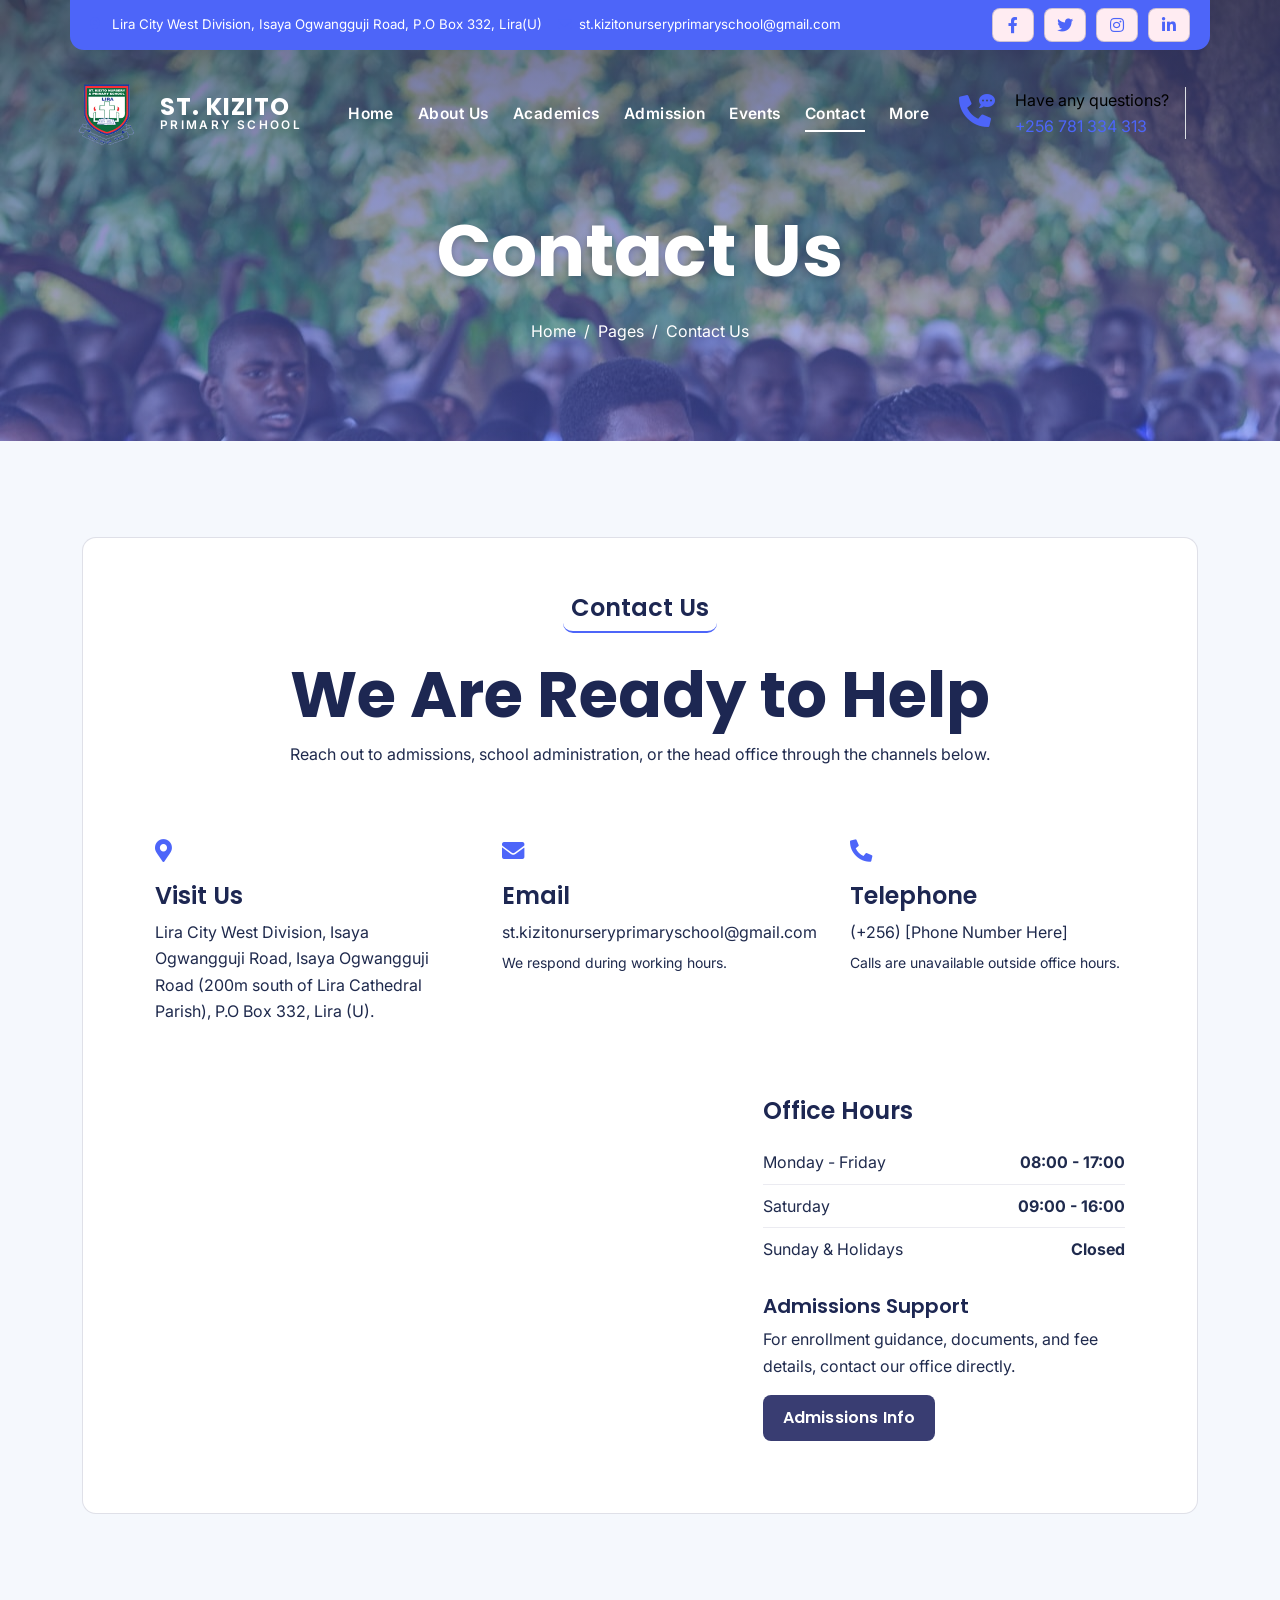
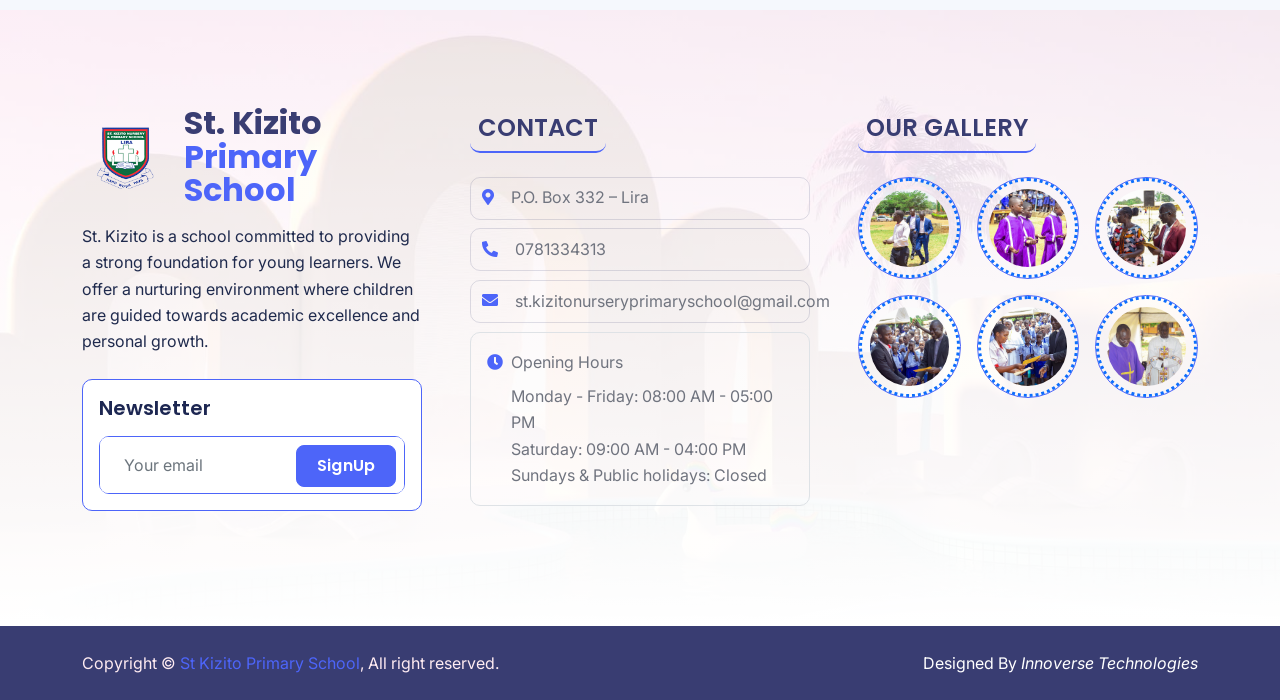
<file: contact.html>
<!DOCTYPE html>
<html lang="en">

<head>
    <meta charset="utf-8">
    <title>St Kizito Day and Nursery School - Lira</title>
    <meta content="width=device-width, initial-scale=1.0" name="viewport">
    <meta content="" name="keywords">
    <meta content="" name="description">

    <!-- Google Web Fonts -->
    <link rel="preconnect" href="https://fonts.googleapis.com">
    <link rel="preconnect" href="https://fonts.gstatic.com" crossorigin>
    <link href="https://fonts.googleapis.com/css2?family=Inter:wght@400;500;600&family=Poppins:wght@500;600;700;800&display=swap" rel="stylesheet">

    <!-- Icon Font Stylesheet -->
    <link rel="stylesheet" href="https://use.fontawesome.com/releases/v5.15.4/css/all.css"/>
    <link href="https://cdn.jsdelivr.net/npm/bootstrap-icons@1.4.1/font/bootstrap-icons.css" rel="stylesheet">

    <!-- Libraries Stylesheet -->
    <link href="lib/animate/animate.min.css" rel="stylesheet">
    <link href="lib/lightbox/css/lightbox.min.css" rel="stylesheet">
    <link href="lib/owlcarousel/assets/owl.carousel.min.css" rel="stylesheet">

    <!-- Customized Bootstrap Stylesheet -->
    <link href="css/bootstrap.min.css" rel="stylesheet">

    <!-- Template Stylesheet -->
    <link href="css/style.css" rel="stylesheet">

    

</head>

<body>

    <!-- Spinner Start -->
    <!-- <div id="spinner" class="show w-100 vh-100 bg-white position-fixed translate-middle top-50 start-50  d-flex align-items-center justify-content-center">
        <div class="spinner-grow text-primary" role="status"></div>
    </div> -->
    <!-- Spinner End -->


    <!-- Navbar start -->
    <div class="container-fluid border-bottom bg-light site-header">
        <div class="container topbar bg-primary d-none d-lg-block py-2" style="border-radius: 0 40px;">
            <div class="d-flex justify-content-between">
                <div class="top-info ps-2">
                    <small class="me-3"><i class="fas fa-map-marker-alt me-2 text-secondary"></i> <a href="#" class="text-white">Lira City West Division, Isaya Ogwangguji Road, P.O Box 332, Lira(U)</a></small>
                    <small class="me-3"><i class="fas fa-envelope me-2 text-secondary"></i><a href="#" class="text-white">st.kizitonurseryprimaryschool@gmail.com</a></small>
                </div>
                <div class="top-link pe-2">
                    <a href="" class="btn btn-light btn-sm-square rounded-circle"><i class="fab fa-facebook-f text-secondary"></i></a>
                    <a href="" class="btn btn-light btn-sm-square rounded-circle"><i class="fab fa-twitter text-secondary"></i></a>
                    <a href="" class="btn btn-light btn-sm-square rounded-circle"><i class="fab fa-instagram text-secondary"></i></a>
                    <a href="" class="btn btn-light btn-sm-square rounded-circle me-0"><i class="fab fa-linkedin-in text-secondary"></i></a>
                </div>
            </div>
        </div>
        <div class="container px-0">
            <nav class="navbar navbar-light navbar-expand-xl py-3">
                <a href="index.html" class="navbar-brand school-brand" aria-label="ST. KIZITO PRIMARY SCHOOL">
                    <span class="school-brand-badge" aria-hidden="true">
                        <img src="img/stkizito (1).png" alt="" class="school-brand-badge-img">
                    </span>
                    <span class="school-brand-text">
                        <span class="school-brand-title">ST. KIZITO</span>
                        <span class="school-brand-subtitle">PRIMARY SCHOOL</span>
                    </span>
                </a>
                <button class="navbar-toggler py-2 px-3" type="button" data-bs-toggle="collapse" data-bs-target="#navbarCollapse">
                    <span class="fa fa-bars text-primary"></span>
                </button>
                <div class="collapse navbar-collapse" id="navbarCollapse">
                    <div class="navbar-nav mx-auto">
                        <a href="index.html" class="nav-item nav-link active">Home</a>
                        <a href="about.html" class="nav-item nav-link">About Us</a>
                        <a href="academics.html" class="nav-item nav-link ">Academics</a>
                        <a href="admission.html" class="nav-item nav-link ">Admission</a>
                        <a href="event.html" class="nav-item nav-link">Events</a>
                        <a href="contact.html" class="nav-item nav-link">Contact</a>
                        <div class="nav-item dropdown">
                            <a href="#" class="nav-link dropdown-toggle" data-bs-toggle="dropdown">More</a>
                            <div class="dropdown-menu m-0 bg-secondary rounded-0">
                                <a href="community.html" class="dropdown-item">Community</a>
                                <a href="gallery.html" class="dropdown-item">Gallery</a>
                            </div>
                        </div>
                    </div>
                    <div class="d-flex me-4">
                        <div id="phone-tada" class="d-flex align-items-center justify-content-center">
                            <a href="" class="position-relative wow tada" data-wow-delay=".9s" >
                                <i class="fa fa-phone-alt  fa-2x me-4"></i>
                                <div class="position-absolute" style="top: -7px; left: 20px;">
                                    <span><i class="fa fa-comment-dots text-secondary"></i></span>
                                </div>
                            </a>
                        </div>
                        <div class="d-flex flex-column pe-3 border-end" style="border-right: 3px solid #393D72;">

                                <span style="color:black;">Have any questions?</span>
                                <a href="#"><span class="text-secondary">+256 781 334 313</span></a>
                            </div>
                    </div>
                   
                </div>
            </nav>
        </div>
    </div>
    <!-- Navbar End -->


    <!-- Modal Search Start -->
    <div class="modal fade" id="searchModal" tabindex="-1" aria-labelledby="exampleModalLabel" aria-hidden="true">
        <div class="modal-dialog modal-fullscreen">
            <div class="modal-content rounded-0">
                <div class="modal-header">
                    <h5 class="modal-title" id="exampleModalLabel">Search by keyword</h5>
                    <button type="button" class="btn-close" data-bs-dismiss="modal" aria-label="Close"></button>
                </div>
                <div class="modal-body d-flex align-items-center">
                    <div class="input-group w-75 mx-auto d-flex">
                        <input type="search" class="form-control p-3" placeholder="keywords" aria-describedby="search-icon-1">
                        <span id="search-icon-1" class="input-group-text p-3"><i class="fa fa-search"></i></span>
                    </div>
                </div>
            </div>
        </div>
    </div>
    <!-- Modal Search End -->

        
        <!-- Page Header Start -->
        <div class="container-fluid page-header py-5 wow fadeIn" data-wow-delay="0.1s">
            <div class="container text-center py-5">
                <h1 class="display-2 text-white mb-4">Contact Us</h1>
                <nav aria-label="breadcrumb">
                    <ol class="breadcrumb justify-content-center mb-0">
                        <li class="breadcrumb-item"><a href="#">Home</a></li>
                        <li class="breadcrumb-item"><a href="#">Pages</a></li>
                        <li class="breadcrumb-item text-white" aria-current="page">Contact Us</li>
                    </ol>
                </nav>
            </div>
        </div>
        <!-- Page Header End -->


        <!-- Contact Start -->
        <div class="container-fluid contact-section py-5">
            <div class="container py-5">
                <div class="contact-shell p-4 p-lg-5">
                    <div class="mx-auto text-center wow fadeIn" data-wow-delay="0.1s" style="max-width: 760px;">
                        <h4 class="mb-4 border-bottom border-secondary border-2 d-inline-block p-2 title-border-radius">Contact Us</h4>
                        <h1 class="display-3">We Are Ready to Help</h1>
                        <p class="mb-5">Reach out to admissions, school administration, or the head office through the channels below.</p>
                    </div>

                    <div class="row g-4 mb-4">
                        <div class="col-md-6 col-xl-4 wow fadeIn" data-wow-delay="0.1s">
                            <div class="contact-info-card h-100">
                                <i class="fas fa-map-marker-alt text-secondary"></i>
                                <h4 class="mt-3 mb-2">Visit Us</h4>
                                <p class="mb-0">Lira City West Division, Isaya Ogwangguji Road, Isaya Ogwangguji Road (200m south of Lira Cathedral Parish), P.O Box 332, Lira (U).</p>
                            </div>
                        </div>
                        <div class="col-md-6 col-xl-4 wow fadeIn" data-wow-delay="0.2s">
                            <div class="contact-info-card h-100">
                                <i class="fas fa-envelope text-secondary"></i>
                                <h4 class="mt-3 mb-2">Email</h4>
                                <p class="mb-1"><a href="mailto:st.kizitonurseryprimaryschool@gmail.com">st.kizitonurseryprimaryschool@gmail.com</a></p>
                                <small>We respond during working hours.</small>
                            </div>
                        </div>
                        <div class="col-md-6 col-xl-4 wow fadeIn" data-wow-delay="0.3s">
                            <div class="contact-info-card h-100">
                                <i class="fa fa-phone-alt text-secondary"></i>
                                <h4 class="mt-3 mb-2">Telephone</h4>
                                <p class="mb-1">(+256) [Phone Number Here]</p>
                                <small>Calls are unavailable outside office hours.</small>
                            </div>
                        </div>
                    </div>

                    <div class="row g-4 align-items-stretch">
                        <div class="col-lg-7 wow fadeIn" data-wow-delay="0.4s">
                            <div class="contact-map-card h-100">
                                <iframe src="https://www.google.com/maps/embed?pb=!1m18!1m12!1m3!1d3979.6!2d32.8971822!3d2.2511258!2m3!1f0!2f0!3f0!3m2!1i1024!2i768!4f13.1!3m3!1m2!1s0x1770ba0af29b2f71%3A0x14eb8cb7f6dfddb0!2sSt.%20Kizito%20Primary%20School!5e0!3m2!1sen!2sug!4v1720512345678!5m2!1sen!2sug"
                                    class="w-100 h-100" allowfullscreen="" loading="lazy" referrerpolicy="no-referrer-when-downgrade"></iframe>
                            </div>
                        </div>
                        <div class="col-lg-5 wow fadeIn" data-wow-delay="0.5s">
                            <div class="contact-detail-card h-100">
                                <h4 class="mb-3">Office Hours</h4>
                                <ul class="contact-hours list-unstyled mb-4">
                                    <li><span>Monday - Friday</span><strong>08:00 - 17:00</strong></li>
                                    <li><span>Saturday</span><strong>09:00 - 16:00</strong></li>
                                    <li><span>Sunday & Holidays</span><strong>Closed</strong></li>
                                </ul>
                                <h5 class="mb-2">Admissions Support</h5>
                                <p class="mb-3">For enrollment guidance, documents, and fee details, contact our office directly.</p>
                                <a href="admission.html" class="btn btn-primary">Admissions Info</a>
                            </div>
                        </div>
                    </div>
                </div>
            </div>
        </div>

        <!-- Contact End -->


      
          <!-- Footer Start -->
          <div class="container-fluid footer py-5 wow fadeIn" data-wow-delay="0.1s">
            <div class="container py-5">
                <div class="row g-5">
                    <div class="col-md-6 col-lg-4 col-xl-4">
                        <div class="footer-item">
                            <div class="footer-brand mb-3">
                                <span class="footer-brand-badge" aria-hidden="true">
                                    <img src="img/stkizito (1).png" alt="" class="footer-brand-badge-img">
                                </span>
                                <h2 class="fw-bold mb-0"><span class="text-dark mb-0">St. Kizito</span><span class="text-secondary"> Primary School</span></h2>
                            </div>
                            <p class="mb-4">St. Kizito is a school committed to providing a strong foundation for young learners. We offer a nurturing environment where children are guided towards academic excellence and personal growth.</p>
                            <div class="border border-secondary p-3 rounded bg-light">
                                <h5 class="mb-3">Newsletter</h5>
                                <div class="position-relative mx-auto border border-secondary rounded" style="max-width: 400px;">
                                    <input class="form-control border-0 w-100 py-3 ps-4 pe-5" type="text" placeholder="Your email">
                                    <button type="button" class="btn btn-secondary py-2 position-absolute top-0 end-0 mt-2 me-2 text-white">SignUp</button>
                                </div>
                            </div>
                        </div>
                    </div>
                    <div class="col-md-6 col-lg-4 col-xl-4">
                        <div class="footer-item">
                            <h4 class="text-dark mb-4 border-bottom border-secondary border-2 d-inline-block p-2 title-border-radius">CONTACT</h4>
                            <div class="d-flex flex-column align-items-start">
                                <a href="javascript:void(0)" class="text-body mb-4"><i class="fa fa-map-marker-alt text-secondary me-2"></i> P.O. Box 332 – Lira</a>
                                <a href="javascript:void(0)" class="text-start text-body mb-4"><i class="fa fa-phone-alt text-secondary me-2"></i> 0781334313</a>
                                <a href="mailto:st.kizitonurseryprimaryschool@gmail.com" class="text-start text-body mb-4"><i class="fas fa-envelope text-secondary me-2"></i> st.kizitonurseryprimaryschool@gmail.com</a>
                                <div class="text-start text-body mb-4 p-3 rounded border w-100">
                                    <div class="d-flex align-items-center mb-2">
                                        <i class="fa fa-clock text-secondary me-2"></i>
                                        <span class="fw-semibold">Opening Hours</span>
                                         
                                    </div>
                                    <ul class="list-unstyled mb-0 ps-4">
                                        <li>Monday - Friday: 08:00 AM - 05:00 PM</li>
                                        <li>Saturday: 09:00 AM - 04:00 PM</li>
                                        <li>Sundays &amp; Public holidays: Closed</li>
                                    </ul>
                                </div>
                            </div>
                        </div>
                    </div>
                    <div class="col-md-6 col-lg-4 col-xl-4">
                        <div class="footer-item">
                            <h4 class="text-dark mb-4 border-bottom border-secondary border-2 d-inline-block p-2 title-border-radius">OUR GALLERY</h4>
                            <div class="row g-3">
                                <div class="col-4">
                                    <div class="footer-galary-img rounded-circle border border-secondary">
                                        <img src="img/stkizito (8) (1).jpg" class="img-fluid rounded-circle p-2" alt="Gallery Image 1">
                                    </div>
                                </div>
                                <div class="col-4">
                                    <div class="footer-galary-img rounded-circle border border-secondary">
                                        <img src="img/stkizito (1) (1).jpg" class="img-fluid rounded-circle p-2" alt="Gallery Image 2">
                                    </div>
                                </div>
                                <div class="col-4">
                                    <div class="footer-galary-img rounded-circle border border-secondary">
                                        <img src="img/stkizito (13) (1).jpg" class="img-fluid rounded-circle p-2" alt="Gallery Image 3">
                                    </div>
                                </div>
                                <div class="col-4">
                                    <div class="footer-galary-img rounded-circle border border-secondary">
                                        <img src="img/stkizito (12) (1).jpg" class="img-fluid rounded-circle p-2" alt="Gallery Image 4">
                                    </div>
                                </div>
                                <div class="col-4">
                                    <div class="footer-galary-img rounded-circle border border-secondary">
                                        <img src="img/stkizito (11) (1).jpg" class="img-fluid rounded-circle p-2" alt="Gallery Image 5">
                                    </div>
                                </div>
                                <div class="col-4">
                                    <div class="footer-galary-img rounded-circle border border-secondary">
                                        <img src="img/stkizito (3) (1).jpg" class="img-fluid rounded-circle p-2" alt="Gallery Image 6">
                                    </div>
                                </div>
                            </div>
                        </div>
                    </div>
                </div>
            </div>
        </div>
        <!-- Footer End -->


        <!-- Copyright Start -->
        <div class="container-fluid copyright bg-dark py-4">
            <div class="container">
                <div class="row">
                    <div class="col-md-6 text-center text-md-start mb-3 mb-md-0">
                        <span class="text-light">Copyright &copy; <a href="#">St Kizito Primary School</a>, All right reserved.</span>
                    </div>
                    <div class="col-md-6 my-auto text-center text-md-end text-white">
                        <!--/*** This template is free as long as you keep the below author’s credit link/attribution link/backlink. ***/-->
                        <!--/*** If you'd like to use the template without the below author’s credit link/attribution link/backlink, ***/-->
                        <!--/*** you can purchase the Credit Removal License from "https://htmlcodex.com/credit-removal". ***/-->
                        Designed By <i>Innoverse Technologies</i>
                    </div>
                </div>
            </div>
        </div>
        <!-- Copyright End -->


        <!-- Back to Top -->
        <a href="#" class="btn btn-primary border-3 border-primary rounded-circle back-to-top"><i class="fa fa-arrow-up"></i></a>   

        
    <!-- JavaScript Libraries -->
    <script src="https://ajax.googleapis.com/ajax/libs/jquery/3.6.4/jquery.min.js"></script>
    <script src="https://cdn.jsdelivr.net/npm/bootstrap@5.0.0/dist/js/bootstrap.bundle.min.js"></script>
    <script src="lib/wow/wow.min.js"></script>
    <script src="lib/easing/easing.min.js"></script>
    <script src="lib/waypoints/waypoints.min.js"></script>
    <script src="lib/lightbox/js/lightbox.min.js"></script>
    <script src="lib/owlcarousel/owl.carousel.min.js"></script>

    <!-- Template Javascript -->
    <script src="js/main.js"></script>
    </body>

</html>
</file>
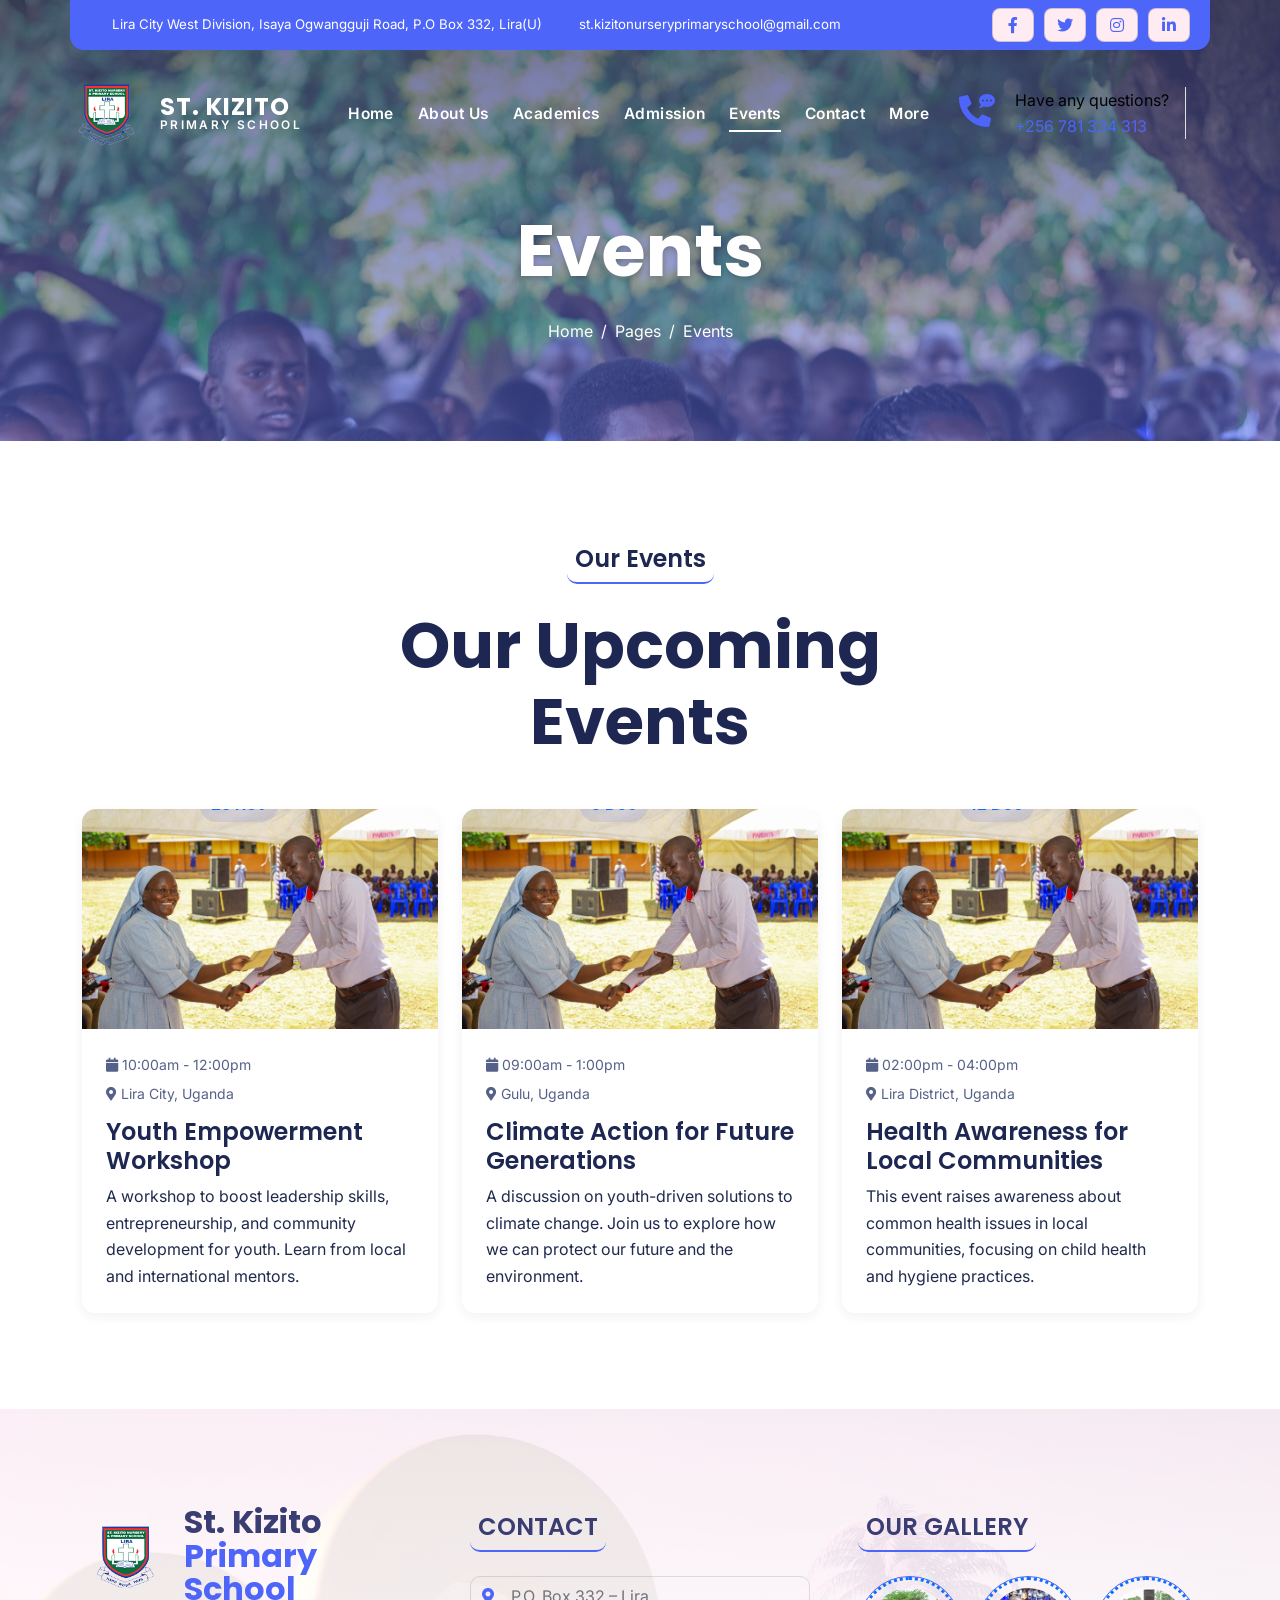
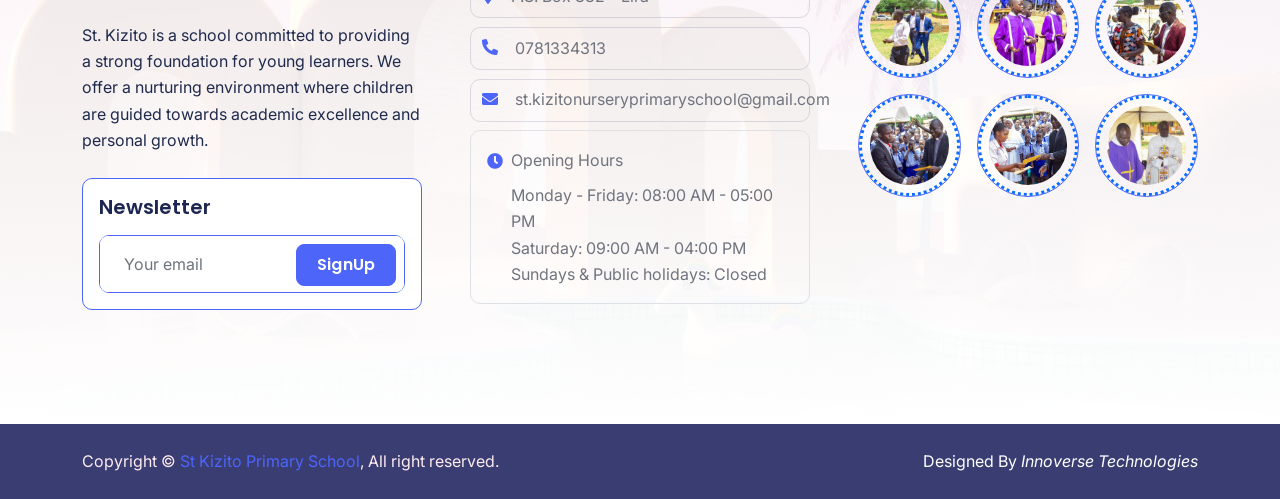
<file: event.html>
<!DOCTYPE html>
<html lang="en">

<head>
    <meta charset="utf-8">
    <title>St Kizito Day and Nursery School - Lira</title>
    <meta content="width=device-width, initial-scale=1.0" name="viewport">
    <meta content="" name="keywords">
    <meta content="" name="description">

    <!-- Google Web Fonts -->
    <link rel="preconnect" href="https://fonts.googleapis.com">
    <link rel="preconnect" href="https://fonts.gstatic.com" crossorigin>
    <link href="https://fonts.googleapis.com/css2?family=Inter:wght@400;500;600&family=Poppins:wght@500;600;700;800&display=swap" rel="stylesheet">

    <!-- Icon Font Stylesheet -->
    <link rel="stylesheet" href="https://use.fontawesome.com/releases/v5.15.4/css/all.css"/>
    <link href="https://cdn.jsdelivr.net/npm/bootstrap-icons@1.4.1/font/bootstrap-icons.css" rel="stylesheet">

    <!-- Libraries Stylesheet -->
    <link href="lib/animate/animate.min.css" rel="stylesheet">
    <link href="lib/lightbox/css/lightbox.min.css" rel="stylesheet">
    <link href="lib/owlcarousel/assets/owl.carousel.min.css" rel="stylesheet">

    <!-- Customized Bootstrap Stylesheet -->
    <link href="css/bootstrap.min.css" rel="stylesheet">

    <!-- Template Stylesheet -->
    <link href="css/style.css" rel="stylesheet">

    

</head>

<body>

    <!-- Spinner Start -->
    <!-- <div id="spinner" class="show w-100 vh-100 bg-white position-fixed translate-middle top-50 start-50  d-flex align-items-center justify-content-center">
        <div class="spinner-grow text-primary" role="status"></div>
    </div> -->
    <!-- Spinner End -->


    <!-- Navbar start -->
    <div class="container-fluid border-bottom bg-light site-header">
        <div class="container topbar bg-primary d-none d-lg-block py-2" style="border-radius: 0 40px;">
            <div class="d-flex justify-content-between">
                <div class="top-info ps-2">
                    <small class="me-3"><i class="fas fa-map-marker-alt me-2 text-secondary"></i> <a href="#" class="text-white">Lira City West Division, Isaya Ogwangguji Road, P.O Box 332, Lira(U)</a></small>
                    <small class="me-3"><i class="fas fa-envelope me-2 text-secondary"></i><a href="#" class="text-white">st.kizitonurseryprimaryschool@gmail.com</a></small>
                </div>
                <div class="top-link pe-2">
                    <a href="" class="btn btn-light btn-sm-square rounded-circle"><i class="fab fa-facebook-f text-secondary"></i></a>
                    <a href="" class="btn btn-light btn-sm-square rounded-circle"><i class="fab fa-twitter text-secondary"></i></a>
                    <a href="" class="btn btn-light btn-sm-square rounded-circle"><i class="fab fa-instagram text-secondary"></i></a>
                    <a href="" class="btn btn-light btn-sm-square rounded-circle me-0"><i class="fab fa-linkedin-in text-secondary"></i></a>
                </div>
            </div>
        </div>
        <div class="container px-0">
            <nav class="navbar navbar-light navbar-expand-xl py-3">
                <a href="index.html" class="navbar-brand school-brand" aria-label="ST. KIZITO PRIMARY SCHOOL">
                    <span class="school-brand-badge" aria-hidden="true">
                        <img src="img/stkizito (1).png" alt="" class="school-brand-badge-img">
                    </span>
                    <span class="school-brand-text">
                        <span class="school-brand-title">ST. KIZITO</span>
                        <span class="school-brand-subtitle">PRIMARY SCHOOL</span>
                    </span>
                </a>
                <button class="navbar-toggler py-2 px-3" type="button" data-bs-toggle="collapse" data-bs-target="#navbarCollapse">
                    <span class="fa fa-bars text-primary"></span>
                </button>
                <div class="collapse navbar-collapse" id="navbarCollapse">
                    <div class="navbar-nav mx-auto">
                        <a href="index.html" class="nav-item nav-link active">Home</a>
                        <a href="about.html" class="nav-item nav-link">About Us</a>
                        <a href="academics.html" class="nav-item nav-link ">Academics</a>
                        <a href="admission.html" class="nav-item nav-link ">Admission</a>
                        <a href="event.html" class="nav-item nav-link">Events</a>
                        <a href="contact.html" class="nav-item nav-link">Contact</a>
                        <div class="nav-item dropdown">
                            <a href="#" class="nav-link dropdown-toggle" data-bs-toggle="dropdown">More</a>
                            <div class="dropdown-menu m-0 bg-secondary rounded-0">
                                <a href="community.html" class="dropdown-item">Community</a>
                                <a href="gallery.html" class="dropdown-item">Gallery</a>
                            </div>
                        </div>
                    </div>
                    <div class="d-flex me-4">
                        <div id="phone-tada" class="d-flex align-items-center justify-content-center">
                            <a href="" class="position-relative wow tada" data-wow-delay=".9s" >
                                <i class="fa fa-phone-alt  fa-2x me-4"></i>
                                <div class="position-absolute" style="top: -7px; left: 20px;">
                                    <span><i class="fa fa-comment-dots text-secondary"></i></span>
                                </div>
                            </a>
                        </div>
                        <div class="d-flex flex-column pe-3 border-end" style="border-right: 3px solid #393D72;">

                                <span style="color:black;">Have any questions?</span>
                                <a href="#"><span class="text-secondary">+256 781 334 313</span></a>
                            </div>
                    </div>
                   
                </div>
            </nav>
        </div>
    </div>
    <!-- Navbar End -->


    
        <!-- Page Header Start -->
        <div class="container-fluid page-header py-5 wow fadeIn" data-wow-delay="0.1s">
            <div class="container text-center py-5">
                <h1 class="display-2 text-white mb-4">Events</h1>
                <nav aria-label="breadcrumb">
                    <ol class="breadcrumb justify-content-center mb-0">
                        <li class="breadcrumb-item"><a href="#">Home</a></li>
                        <li class="breadcrumb-item"><a href="#">Pages</a></li>
                        <li class="breadcrumb-item text-white" aria-current="page">Events</li>
                    </ol>
                </nav>
            </div>
        </div>
        <!-- Page Header End -->


        <!-- Events Start -->
        <div class="container-fluid events py-5 bg-light">
            <div class="container py-5">
                <div class="mx-auto text-center wow fadeIn" data-wow-delay="0.1s" style="max-width: 700px;">
                    <h4 class="mb-4 border-bottom border-secondary border-2 d-inline-block p-2 title-border-radius">Our Events</h4>
                    <h1 class="mb-5 display-3">Our Upcoming Events</h1>
                </div>
                <div class="row g-4 justify-content-center">
                    <div class="col-md-6 col-lg-6 col-xl-4 wow fadeIn" data-wow-delay="0.1s">
                        <div class="events-item h-100">
                            <div class="events-inner position-relative h-100 d-flex flex-column">
                                <div class="events-img overflow-hidden position-relative">
                                    <img src="img/stkizito (10).jpg" class="img-fluid w-100" alt="Youth Empowerment Workshop">
                                    <div class="event-overlay">
                                        <a href="img/stkizito (10).jpg" data-lightbox="event-1"><i class="fas fa-search-plus text-white"></i></a>
                                    </div>
                                </div>
                                <div class="events-text p-4 bg-white d-flex flex-column flex-grow-1">
                                    <span class="events-rate">29 Nov</span>
                                    <div class="event-meta">
                                        <small><i class="fas fa-calendar me-1"></i>10:00am - 12:00pm</small>
                                        <small><i class="fas fa-map-marker-alt me-1"></i>Lira City, Uganda</small>
                                    </div>
                                    <a href="#" class="h4 mb-2">Youth Empowerment Workshop</a>
                                    <p class="mb-0">A workshop to boost leadership skills, entrepreneurship, and community development for youth. Learn from local and international mentors.</p>
                                </div>
                            </div>
                        </div>
                    </div>
                    <div class="col-md-6 col-lg-6 col-xl-4 wow fadeIn" data-wow-delay="0.3s">
                        <div class="events-item h-100">
                            <div class="events-inner position-relative h-100 d-flex flex-column">
                                <div class="events-img overflow-hidden position-relative">
                                    <img src="img/stkizito (10).jpg" class="img-fluid w-100" alt="Climate Action for Future Generations">
                                    <div class="event-overlay">
                                        <a href="img/stkizito (10).jpg" data-lightbox="event-2"><i class="fas fa-search-plus text-white"></i></a>
                                    </div>
                                </div>
                                <div class="events-text p-4 bg-white d-flex flex-column flex-grow-1">
                                    <span class="events-rate">5 Dec</span>
                                    <div class="event-meta">
                                        <small><i class="fas fa-calendar me-1"></i>09:00am - 1:00pm</small>
                                        <small><i class="fas fa-map-marker-alt me-1"></i>Gulu, Uganda</small>
                                    </div>
                                    <a href="#" class="h4 mb-2">Climate Action for Future Generations</a>
                                    <p class="mb-0">A discussion on youth-driven solutions to climate change. Join us to explore how we can protect our future and the environment.</p>
                                </div>
                            </div>
                        </div>
                    </div>
                    <div class="col-md-6 col-lg-6 col-xl-4 wow fadeIn" data-wow-delay="0.5s">
                        <div class="events-item h-100">
                            <div class="events-inner position-relative h-100 d-flex flex-column">
                                <div class="events-img overflow-hidden position-relative">
                                    <img src="img/stkizito (10).jpg" class="img-fluid w-100" alt="Health Awareness for Local Communities">
                                    <div class="event-overlay">
                                        <a href="img/stkizito (10).jpg" data-lightbox="event-3"><i class="fas fa-search-plus text-white"></i></a>
                                    </div>
                                </div>
                                <div class="events-text p-4 bg-white d-flex flex-column flex-grow-1">
                                    <span class="events-rate">12 Dec</span>
                                    <div class="event-meta">
                                        <small><i class="fas fa-calendar me-1"></i>02:00pm - 04:00pm</small>
                                        <small><i class="fas fa-map-marker-alt me-1"></i>Lira District, Uganda</small>
                                    </div>
                                    <a href="#" class="h4 mb-2">Health Awareness for Local Communities</a>
                                    <p class="mb-0">This event raises awareness about common health issues in local communities, focusing on child health and hygiene practices.</p>
                                </div>
                            </div>
                        </div>
                    </div>
                </div>
            </div>
        </div>

        <!-- Events End-->


        <!-- Footer Start -->
        <div class="container-fluid footer py-5 wow fadeIn" data-wow-delay="0.1s">
            <div class="container py-5">
                <div class="row g-5">
                    <div class="col-md-6 col-lg-4 col-xl-4">
                        <div class="footer-item">
                            <div class="footer-brand mb-3">
                                <span class="footer-brand-badge" aria-hidden="true">
                                    <img src="img/stkizito (1).png" alt="" class="footer-brand-badge-img">
                                </span>
                                <h2 class="fw-bold mb-0"><span class="text-dark mb-0">St. Kizito</span><span class="text-secondary"> Primary School</span></h2>
                            </div>
                            <p class="mb-4">St. Kizito is a school committed to providing a strong foundation for young learners. We offer a nurturing environment where children are guided towards academic excellence and personal growth.</p>
                            <div class="border border-secondary p-3 rounded bg-light">
                                <h5 class="mb-3">Newsletter</h5>
                                <div class="position-relative mx-auto border border-secondary rounded" style="max-width: 400px;">
                                    <input class="form-control border-0 w-100 py-3 ps-4 pe-5" type="text" placeholder="Your email">
                                    <button type="button" class="btn btn-secondary py-2 position-absolute top-0 end-0 mt-2 me-2 text-white">SignUp</button>
                                </div>
                            </div>
                        </div>
                    </div>
                    <div class="col-md-6 col-lg-4 col-xl-4">
                        <div class="footer-item">
                            <h4 class="text-dark mb-4 border-bottom border-secondary border-2 d-inline-block p-2 title-border-radius">CONTACT</h4>
                            <div class="d-flex flex-column align-items-start">
                                <a href="javascript:void(0)" class="text-body mb-4"><i class="fa fa-map-marker-alt text-secondary me-2"></i> P.O. Box 332 – Lira</a>
                                <a href="javascript:void(0)" class="text-start text-body mb-4"><i class="fa fa-phone-alt text-secondary me-2"></i> 0781334313</a>
                                <a href="mailto:st.kizitonurseryprimaryschool@gmail.com" class="text-start text-body mb-4"><i class="fas fa-envelope text-secondary me-2"></i> st.kizitonurseryprimaryschool@gmail.com</a>
                                <div class="text-start text-body mb-4 p-3 rounded border w-100">
                                    <div class="d-flex align-items-center mb-2">
                                        <i class="fa fa-clock text-secondary me-2"></i>
                                        <span class="fw-semibold">Opening Hours</span>
                                         
                                    </div>
                                    <ul class="list-unstyled mb-0 ps-4">
                                        <li>Monday - Friday: 08:00 AM - 05:00 PM</li>
                                        <li>Saturday: 09:00 AM - 04:00 PM</li>
                                        <li>Sundays &amp; Public holidays: Closed</li>
                                    </ul>
                                </div>
                            </div>
                        </div>
                    </div>
                    <div class="col-md-6 col-lg-4 col-xl-4">
                        <div class="footer-item">
                            <h4 class="text-dark mb-4 border-bottom border-secondary border-2 d-inline-block p-2 title-border-radius">OUR GALLERY</h4>
                            <div class="row g-3">
                                <div class="col-4">
                                    <div class="footer-galary-img rounded-circle border border-secondary">
                                        <img src="img/stkizito (8) (1).jpg" class="img-fluid rounded-circle p-2" alt="Gallery Image 1">
                                    </div>
                                </div>
                                <div class="col-4">
                                    <div class="footer-galary-img rounded-circle border border-secondary">
                                        <img src="img/stkizito (1) (1).jpg" class="img-fluid rounded-circle p-2" alt="Gallery Image 2">
                                    </div>
                                </div>
                                <div class="col-4">
                                    <div class="footer-galary-img rounded-circle border border-secondary">
                                        <img src="img/stkizito (13) (1).jpg" class="img-fluid rounded-circle p-2" alt="Gallery Image 3">
                                    </div>
                                </div>
                                <div class="col-4">
                                    <div class="footer-galary-img rounded-circle border border-secondary">
                                        <img src="img/stkizito (12) (1).jpg" class="img-fluid rounded-circle p-2" alt="Gallery Image 4">
                                    </div>
                                </div>
                                <div class="col-4">
                                    <div class="footer-galary-img rounded-circle border border-secondary">
                                        <img src="img/stkizito (11) (1).jpg" class="img-fluid rounded-circle p-2" alt="Gallery Image 5">
                                    </div>
                                </div>
                                <div class="col-4">
                                    <div class="footer-galary-img rounded-circle border border-secondary">
                                        <img src="img/stkizito (3) (1).jpg" class="img-fluid rounded-circle p-2" alt="Gallery Image 6">
                                    </div>
                                </div>
                            </div>
                        </div>
                    </div>
                </div>
            </div>
        </div>
        <!-- Footer End -->



        <!-- Copyright Start -->
        <div class="container-fluid copyright bg-dark py-4">
            <div class="container">
                <div class="row">
                    <div class="col-md-6 text-center text-md-start mb-3 mb-md-0">
                        <span class="text-light">Copyright &copy; <a href="#">St Kizito Primary School</a>, All right reserved.</span>
                    </div>
                    <div class="col-md-6 my-auto text-center text-md-end text-white">
                        <!--/*** This template is free as long as you keep the below author’s credit link/attribution link/backlink. ***/-->
                        <!--/*** If you'd like to use the template without the below author’s credit link/attribution link/backlink, ***/-->
                        <!--/*** you can purchase the Credit Removal License from "https://htmlcodex.com/credit-removal". ***/-->
                        Designed By <i>Innoverse Technologies</i>
                    </div>
                </div>
            </div>
        </div>
        <!-- Copyright End -->


        <!-- Back to Top -->
        <a href="#" class="btn btn-primary border-3 border-primary rounded-circle back-to-top"><i class="fa fa-arrow-up"></i></a>   

        
    <!-- JavaScript Libraries -->
    <script src="https://ajax.googleapis.com/ajax/libs/jquery/3.6.4/jquery.min.js"></script>
    <script src="https://cdn.jsdelivr.net/npm/bootstrap@5.0.0/dist/js/bootstrap.bundle.min.js"></script>
    <script src="lib/wow/wow.min.js"></script>
    <script src="lib/easing/easing.min.js"></script>
    <script src="lib/waypoints/waypoints.min.js"></script>
    <script src="lib/lightbox/js/lightbox.min.js"></script>
    <script src="lib/owlcarousel/owl.carousel.min.js"></script>

    <!-- Template Javascript -->
    <script src="js/main.js"></script>
    </body>

</html>
</file>
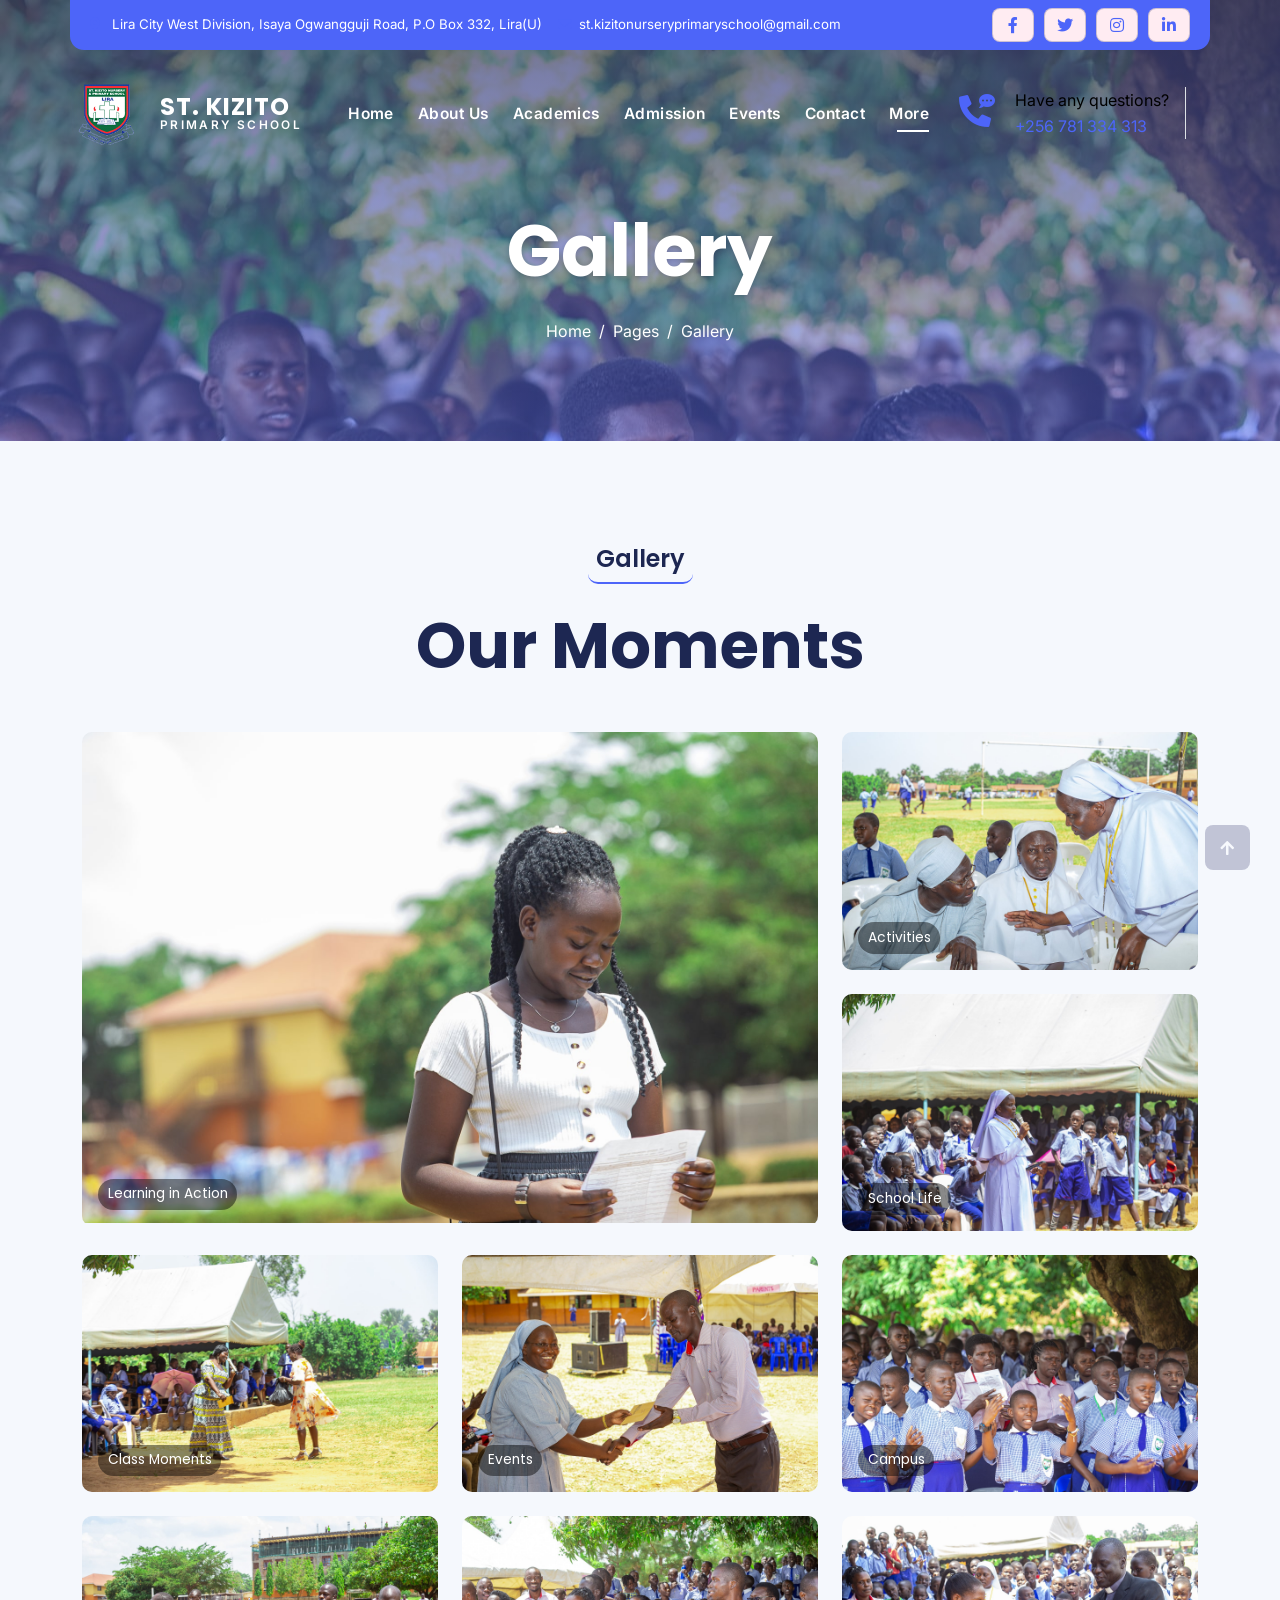
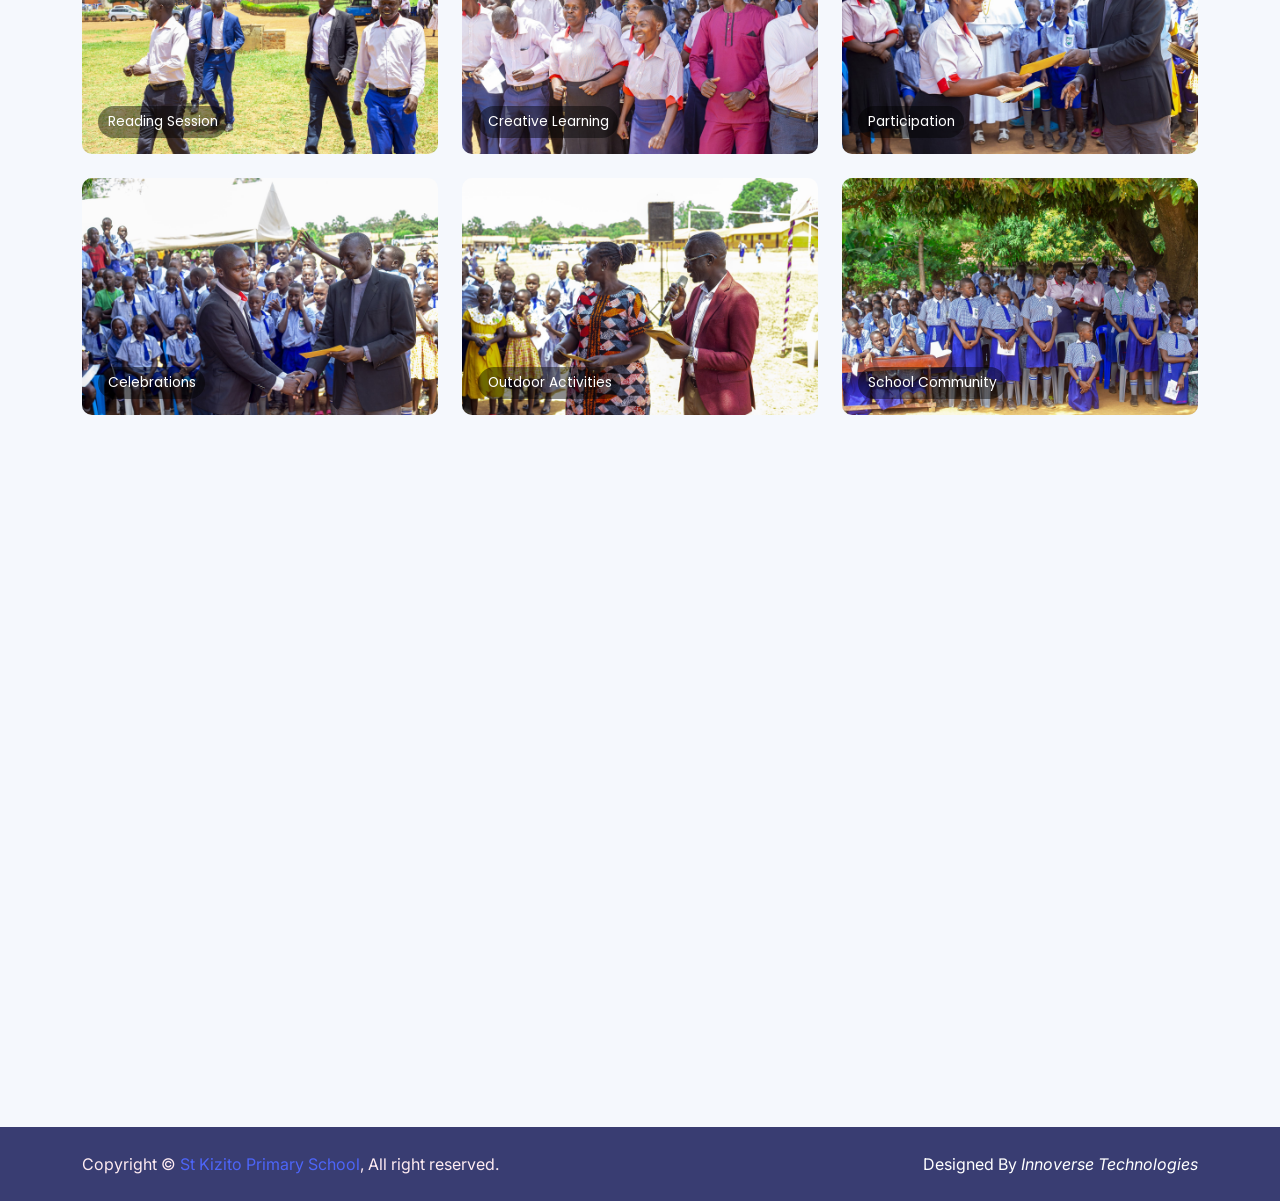
<file: gallery.html>
<!DOCTYPE html>
<html lang="en">

<head>
    <meta charset="utf-8">
    <title>St Kizito Day and Nursery School - Lira</title>
    <meta content="width=device-width, initial-scale=1.0" name="viewport">
    <meta content="" name="keywords">
    <meta content="" name="description">

    <!-- Google Web Fonts -->
    <link rel="preconnect" href="https://fonts.googleapis.com">
    <link rel="preconnect" href="https://fonts.gstatic.com" crossorigin>
    <link href="https://fonts.googleapis.com/css2?family=Inter:wght@400;500;600&family=Poppins:wght@500;600;700;800&display=swap" rel="stylesheet">

    <!-- Icon Font Stylesheet -->
    <link rel="stylesheet" href="https://use.fontawesome.com/releases/v5.15.4/css/all.css"/>
    <link href="https://cdn.jsdelivr.net/npm/bootstrap-icons@1.4.1/font/bootstrap-icons.css" rel="stylesheet">

    <!-- Libraries Stylesheet -->
    <link href="lib/animate/animate.min.css" rel="stylesheet">
    <link href="lib/lightbox/css/lightbox.min.css" rel="stylesheet">
    <link href="lib/owlcarousel/assets/owl.carousel.min.css" rel="stylesheet">

    <!-- Customized Bootstrap Stylesheet -->
    <link href="css/bootstrap.min.css" rel="stylesheet">

    <!-- Template Stylesheet -->
    <link href="css/style.css" rel="stylesheet">

    

</head>

<body>

    <!-- Spinner Start -->
    <!-- <div id="spinner" class="show w-100 vh-100 bg-white position-fixed translate-middle top-50 start-50  d-flex align-items-center justify-content-center">
        <div class="spinner-grow text-primary" role="status"></div>
    </div> -->
    <!-- Spinner End -->


    <!-- Navbar start -->
    <div class="container-fluid border-bottom bg-light site-header">
        <div class="container topbar bg-primary d-none d-lg-block py-2" style="border-radius: 0 40px;">
            <div class="d-flex justify-content-between">
                <div class="top-info ps-2">
                    <small class="me-3"><i class="fas fa-map-marker-alt me-2 text-secondary"></i> <a href="#" class="text-white">Lira City West Division, Isaya Ogwangguji Road, P.O Box 332, Lira(U)</a></small>
                    <small class="me-3"><i class="fas fa-envelope me-2 text-secondary"></i><a href="#" class="text-white">st.kizitonurseryprimaryschool@gmail.com</a></small>
                </div>
                <div class="top-link pe-2">
                    <a href="" class="btn btn-light btn-sm-square rounded-circle"><i class="fab fa-facebook-f text-secondary"></i></a>
                    <a href="" class="btn btn-light btn-sm-square rounded-circle"><i class="fab fa-twitter text-secondary"></i></a>
                    <a href="" class="btn btn-light btn-sm-square rounded-circle"><i class="fab fa-instagram text-secondary"></i></a>
                    <a href="" class="btn btn-light btn-sm-square rounded-circle me-0"><i class="fab fa-linkedin-in text-secondary"></i></a>
                </div>
            </div>
        </div>
        <div class="container px-0">
            <nav class="navbar navbar-light navbar-expand-xl py-3">
                <a href="index.html" class="navbar-brand school-brand" aria-label="ST. KIZITO PRIMARY SCHOOL">
                    <span class="school-brand-badge" aria-hidden="true">
                        <img src="img/stkizito (1).png" alt="" class="school-brand-badge-img">
                    </span>
                    <span class="school-brand-text">
                        <span class="school-brand-title">ST. KIZITO</span>
                        <span class="school-brand-subtitle">PRIMARY SCHOOL</span>
                    </span>
                </a>
                <button class="navbar-toggler py-2 px-3" type="button" data-bs-toggle="collapse" data-bs-target="#navbarCollapse">
                    <span class="fa fa-bars text-primary"></span>
                </button>
                <div class="collapse navbar-collapse" id="navbarCollapse">
                    <div class="navbar-nav mx-auto">
                        <a href="index.html" class="nav-item nav-link active">Home</a>
                        <a href="about.html" class="nav-item nav-link">About Us</a>
                        <a href="academics.html" class="nav-item nav-link ">Academics</a>
                        <a href="admission.html" class="nav-item nav-link ">Admission</a>
                        <a href="event.html" class="nav-item nav-link">Events</a>
                        <a href="contact.html" class="nav-item nav-link">Contact</a>
                        <div class="nav-item dropdown">
                            <a href="#" class="nav-link dropdown-toggle" data-bs-toggle="dropdown">More</a>
                            <div class="dropdown-menu m-0 bg-secondary rounded-0">
                                <a href="community.html" class="dropdown-item">Community</a>
                                <a href="gallery.html" class="dropdown-item">Gallery</a>
                            </div>
                        </div>
                    </div>
                    <div class="d-flex me-4">
                        <div id="phone-tada" class="d-flex align-items-center justify-content-center">
                            <a href="" class="position-relative wow tada" data-wow-delay=".9s" >
                                <i class="fa fa-phone-alt  fa-2x me-4"></i>
                                <div class="position-absolute" style="top: -7px; left: 20px;">
                                    <span><i class="fa fa-comment-dots text-secondary"></i></span>
                                </div>
                            </a>
                        </div>
                        <div class="d-flex flex-column pe-3 border-end" style="border-right: 3px solid #393D72;">

                                <span style="color:black;">Have any questions?</span>
                                <a href="#"><span class="text-secondary">+256 781 334 313</span></a>
                            </div>
                    </div>
                   
                </div>
            </nav>
        </div>
    </div>
    <!-- Navbar End -->


    <!-- Modal Search Start -->
    <div class="modal fade" id="searchModal" tabindex="-1" aria-labelledby="exampleModalLabel" aria-hidden="true">
        <div class="modal-dialog modal-fullscreen">
            <div class="modal-content rounded-0">
                <div class="modal-header">
                    <h5 class="modal-title" id="exampleModalLabel">Search by keyword</h5>
                    <button type="button" class="btn-close" data-bs-dismiss="modal" aria-label="Close"></button>
                </div>
                <div class="modal-body d-flex align-items-center">
                    <div class="input-group w-75 mx-auto d-flex">
                        <input type="search" class="form-control p-3" placeholder="keywords" aria-describedby="search-icon-1">
                        <span id="search-icon-1" class="input-group-text p-3"><i class="fa fa-search"></i></span>
                    </div>
                </div>
            </div>
        </div>
    </div>
    <!-- Modal Search End -->

        <!-- Page Header Start -->
        <div class="container-fluid page-header py-5 wow fadeIn" data-wow-delay="0.1s">
            <div class="container text-center py-5">
                <h1 class="display-2 text-white mb-4">Gallery</h1>
                <nav aria-label="breadcrumb">
                    <ol class="breadcrumb justify-content-center mb-0">
                        <li class="breadcrumb-item"><a href="#">Home</a></li>
                        <li class="breadcrumb-item"><a href="#">Pages</a></li>
                        <li class="breadcrumb-item text-white" aria-current="page">Gallery</li>
                    </ol>
                </nav>
            </div>
        </div>
        <!-- Page Header End -->


        <!-- Gallery Start -->
        <div class="container-fluid testimonial py-5">
            <div class="container py-5">
                <div class="mx-auto text-center wow fadeIn" data-wow-delay="0.1s" style="max-width: 700px;">
                    <h4 class="mb-4 border-bottom border-secondary border-2 d-inline-block p-2 title-border-radius">Gallery</h4>
                    <h1 class="mb-5 display-3">Our Moments</h1>
                </div>

                <div class="row g-4 gallery-grid">
                    <div class="col-lg-8 wow fadeIn" data-wow-delay="0.1s">
                        <a href="img/st (3).jpg" data-lightbox="gallery" class="gallery-card gallery-featured">
                            <img src="img/st (3).jpg" alt="Students in class">
                            <span>Learning in Action</span>
                        </a>
                    </div>
                    <div class="col-lg-4">
                        <div class="row g-4">
                            <div class="col-12 wow fadeIn" data-wow-delay="0.2s">
                                <a href="img/stkizito (4).jpg" data-lightbox="gallery" class="gallery-card">
                                    <img src="img/stkizito (4).jpg" alt="Co-curricular activities">
                                    <span>Activities</span>
                                </a>
                            </div>
                            <div class="col-12 wow fadeIn" data-wow-delay="0.3s">
                                <a href="img/stkizito (6).jpg" data-lightbox="gallery" class="gallery-card">
                                    <img src="img/stkizito (6).jpg" alt="School environment">
                                    <span>School Life</span>
                                </a>
                            </div>
                        </div>
                    </div>
                    <div class="col-md-6 col-lg-4 wow fadeIn" data-wow-delay="0.2s">
                        <a href="img/stkizito (7).jpg" data-lightbox="gallery" class="gallery-card">
                            <img src="img/stkizito (7).jpg" alt="Class activities">
                            <span>Class Moments</span>
                        </a>
                    </div>
                    <div class="col-md-6 col-lg-4 wow fadeIn" data-wow-delay="0.3s">
                        <a href="img/stkizito (10).jpg" data-lightbox="gallery" class="gallery-card">
                            <img src="img/stkizito (10).jpg" alt="School event">
                            <span>Events</span>
                        </a>
                    </div>
                    <div class="col-md-6 col-lg-4 wow fadeIn" data-wow-delay="0.4s">
                        <a href="img/stkizito (2).jpg" data-lightbox="gallery" class="gallery-card">
                            <img src="img/stkizito (2).jpg" alt="Campus highlight">
                            <span>Campus</span>
                        </a>
                    </div>
                    <div class="col-md-6 col-lg-4 wow fadeIn" data-wow-delay="0.2s">
                        <a href="img/stkizito (8).jpg" data-lightbox="gallery" class="gallery-card">
                            <img src="img/stkizito (8).jpg" alt="Reading session">
                            <span>Reading Session</span>
                        </a>
                    </div>
                    <div class="col-md-6 col-lg-4 wow fadeIn" data-wow-delay="0.3s">
                        <a href="img/stkizito (9).jpg" data-lightbox="gallery" class="gallery-card">
                            <img src="img/stkizito (9).jpg" alt="Creative learning">
                            <span>Creative Learning</span>
                        </a>
                    </div>
                    <div class="col-md-6 col-lg-4 wow fadeIn" data-wow-delay="0.4s">
                        <a href="img/stkizito (11).jpg" data-lightbox="gallery" class="gallery-card">
                            <img src="img/stkizito (11).jpg" alt="Classroom participation">
                            <span>Participation</span>
                        </a>
                    </div>
                    <div class="col-md-6 col-lg-4 wow fadeIn" data-wow-delay="0.2s">
                        <a href="img/stkizito (12).jpg" data-lightbox="gallery" class="gallery-card">
                            <img src="img/stkizito (12).jpg" alt="School celebrations">
                            <span>Celebrations</span>
                        </a>
                    </div>
                    <div class="col-md-6 col-lg-4 wow fadeIn" data-wow-delay="0.3s">
                        <a href="img/stkizito (13).jpg" data-lightbox="gallery" class="gallery-card">
                            <img src="img/stkizito (13).jpg" alt="Outdoor activities">
                            <span>Outdoor Activities</span>
                        </a>
                    </div>
                    <div class="col-md-6 col-lg-4 wow fadeIn" data-wow-delay="0.4s">
                        <a href="img/stkizito (14).jpg" data-lightbox="gallery" class="gallery-card">
                            <img src="img/stkizito (14).jpg" alt="School community">
                            <span>School Community</span>
                        </a>
                    </div>
                </div>
            </div>
        </div>
        <!-- Gallery End -->


          <!-- Footer Start -->
          <div class="container-fluid footer py-5 wow fadeIn" data-wow-delay="0.1s">
            <div class="container py-5">
                <div class="row g-5">
                    <div class="col-md-6 col-lg-4 col-xl-4">
                        <div class="footer-item">
                            <div class="footer-brand mb-3">
                                <span class="footer-brand-badge" aria-hidden="true">
                                    <img src="img/stkizito (1).png" alt="" class="footer-brand-badge-img">
                                </span>
                                <h2 class="fw-bold mb-0"><span class="text-dark mb-0">St. Kizito</span><span class="text-secondary"> Primary School</span></h2>
                            </div>
                            <p class="mb-4">St. Kizito is a school committed to providing a strong foundation for young learners. We offer a nurturing environment where children are guided towards academic excellence and personal growth.</p>
                            <div class="border border-secondary p-3 rounded bg-light">
                                <h5 class="mb-3">Newsletter</h5>
                                <div class="position-relative mx-auto border border-secondary rounded" style="max-width: 400px;">
                                    <input class="form-control border-0 w-100 py-3 ps-4 pe-5" type="text" placeholder="Your email">
                                    <button type="button" class="btn btn-secondary py-2 position-absolute top-0 end-0 mt-2 me-2 text-white">SignUp</button>
                                </div>
                            </div>
                        </div>
                    </div>
                    <div class="col-md-6 col-lg-4 col-xl-4">
                        <div class="footer-item">
                            <h4 class="text-dark mb-4 border-bottom border-secondary border-2 d-inline-block p-2 title-border-radius">CONTACT</h4>
                            <div class="d-flex flex-column align-items-start">
                                <a href="javascript:void(0)" class="text-body mb-4"><i class="fa fa-map-marker-alt text-secondary me-2"></i> P.O. Box 332 – Lira</a>
                                <a href="javascript:void(0)" class="text-start text-body mb-4"><i class="fa fa-phone-alt text-secondary me-2"></i> 0781334313</a>
                                <a href="mailto:st.kizitonurseryprimaryschool@gmail.com" class="text-start text-body mb-4"><i class="fas fa-envelope text-secondary me-2"></i> st.kizitonurseryprimaryschool@gmail.com</a>
                                <div class="text-start text-body mb-4 p-3 rounded border w-100">
                                    <div class="d-flex align-items-center mb-2">
                                        <i class="fa fa-clock text-secondary me-2"></i>
                                        <span class="fw-semibold">Opening Hours</span>
                                         
                                    </div>
                                    <ul class="list-unstyled mb-0 ps-4">
                                        <li>Monday - Friday: 08:00 AM - 05:00 PM</li>
                                        <li>Saturday: 09:00 AM - 04:00 PM</li>
                                        <li>Sundays &amp; Public holidays: Closed</li>
                                    </ul>
                                </div>
                            </div>
                        </div>
                    </div>
                    <div class="col-md-6 col-lg-4 col-xl-4">
                        <div class="footer-item">
                            <h4 class="text-dark mb-4 border-bottom border-secondary border-2 d-inline-block p-2 title-border-radius">OUR GALLERY</h4>
                            <div class="row g-3">
                                <div class="col-4">
                                    <div class="footer-galary-img rounded-circle border border-secondary">
                                        <img src="img/stkizito (8) (1).jpg" class="img-fluid rounded-circle p-2" alt="Gallery Image 1">
                                    </div>
                                </div>
                                <div class="col-4">
                                    <div class="footer-galary-img rounded-circle border border-secondary">
                                        <img src="img/stkizito (1) (1).jpg" class="img-fluid rounded-circle p-2" alt="Gallery Image 2">
                                    </div>
                                </div>
                                <div class="col-4">
                                    <div class="footer-galary-img rounded-circle border border-secondary">
                                        <img src="img/stkizito (13) (1).jpg" class="img-fluid rounded-circle p-2" alt="Gallery Image 3">
                                    </div>
                                </div>
                                <div class="col-4">
                                    <div class="footer-galary-img rounded-circle border border-secondary">
                                        <img src="img/stkizito (12) (1).jpg" class="img-fluid rounded-circle p-2" alt="Gallery Image 4">
                                    </div>
                                </div>
                                <div class="col-4">
                                    <div class="footer-galary-img rounded-circle border border-secondary">
                                        <img src="img/stkizito (11) (1).jpg" class="img-fluid rounded-circle p-2" alt="Gallery Image 5">
                                    </div>
                                </div>
                                <div class="col-4">
                                    <div class="footer-galary-img rounded-circle border border-secondary">
                                        <img src="img/stkizito (3) (1).jpg" class="img-fluid rounded-circle p-2" alt="Gallery Image 6">
                                    </div>
                                </div>
                            </div>
                        </div>
                    </div>
                </div>
            </div>
        </div>
        <!-- Footer End -->



        <!-- Copyright Start -->
        <div class="container-fluid copyright bg-dark py-4">
            <div class="container">
                <div class="row">
                    <div class="col-md-6 text-center text-md-start mb-3 mb-md-0">
                        <span class="text-light">Copyright &copy; <a href="#">St Kizito Primary School</a>, All right reserved.</span>
                    </div>
                    <div class="col-md-6 my-auto text-center text-md-end text-white">
                        <!--/*** This template is free as long as you keep the below author’s credit link/attribution link/backlink. ***/-->
                        <!--/*** If you'd like to use the template without the below author’s credit link/attribution link/backlink, ***/-->
                        <!--/*** you can purchase the Credit Removal License from "https://htmlcodex.com/credit-removal". ***/-->
                        Designed By <i>Innoverse Technologies</i>
                    </div>
                </div>
            </div>
        </div>
        <!-- Copyright End -->


        <!-- Back to Top -->
        <a href="#" class="btn btn-primary border-3 border-primary rounded-circle back-to-top"><i class="fa fa-arrow-up"></i></a>   

        
    <!-- JavaScript Libraries -->
    <script src="https://ajax.googleapis.com/ajax/libs/jquery/3.6.4/jquery.min.js"></script>
    <script src="https://cdn.jsdelivr.net/npm/bootstrap@5.0.0/dist/js/bootstrap.bundle.min.js"></script>
    <script src="lib/wow/wow.min.js"></script>
    <script src="lib/easing/easing.min.js"></script>
    <script src="lib/waypoints/waypoints.min.js"></script>
    <script src="lib/lightbox/js/lightbox.min.js"></script>
    <script src="lib/owlcarousel/owl.carousel.min.js"></script>

    <!-- Template Javascript -->
    <script src="js/main.js"></script>
    </body>

</html>
</file>
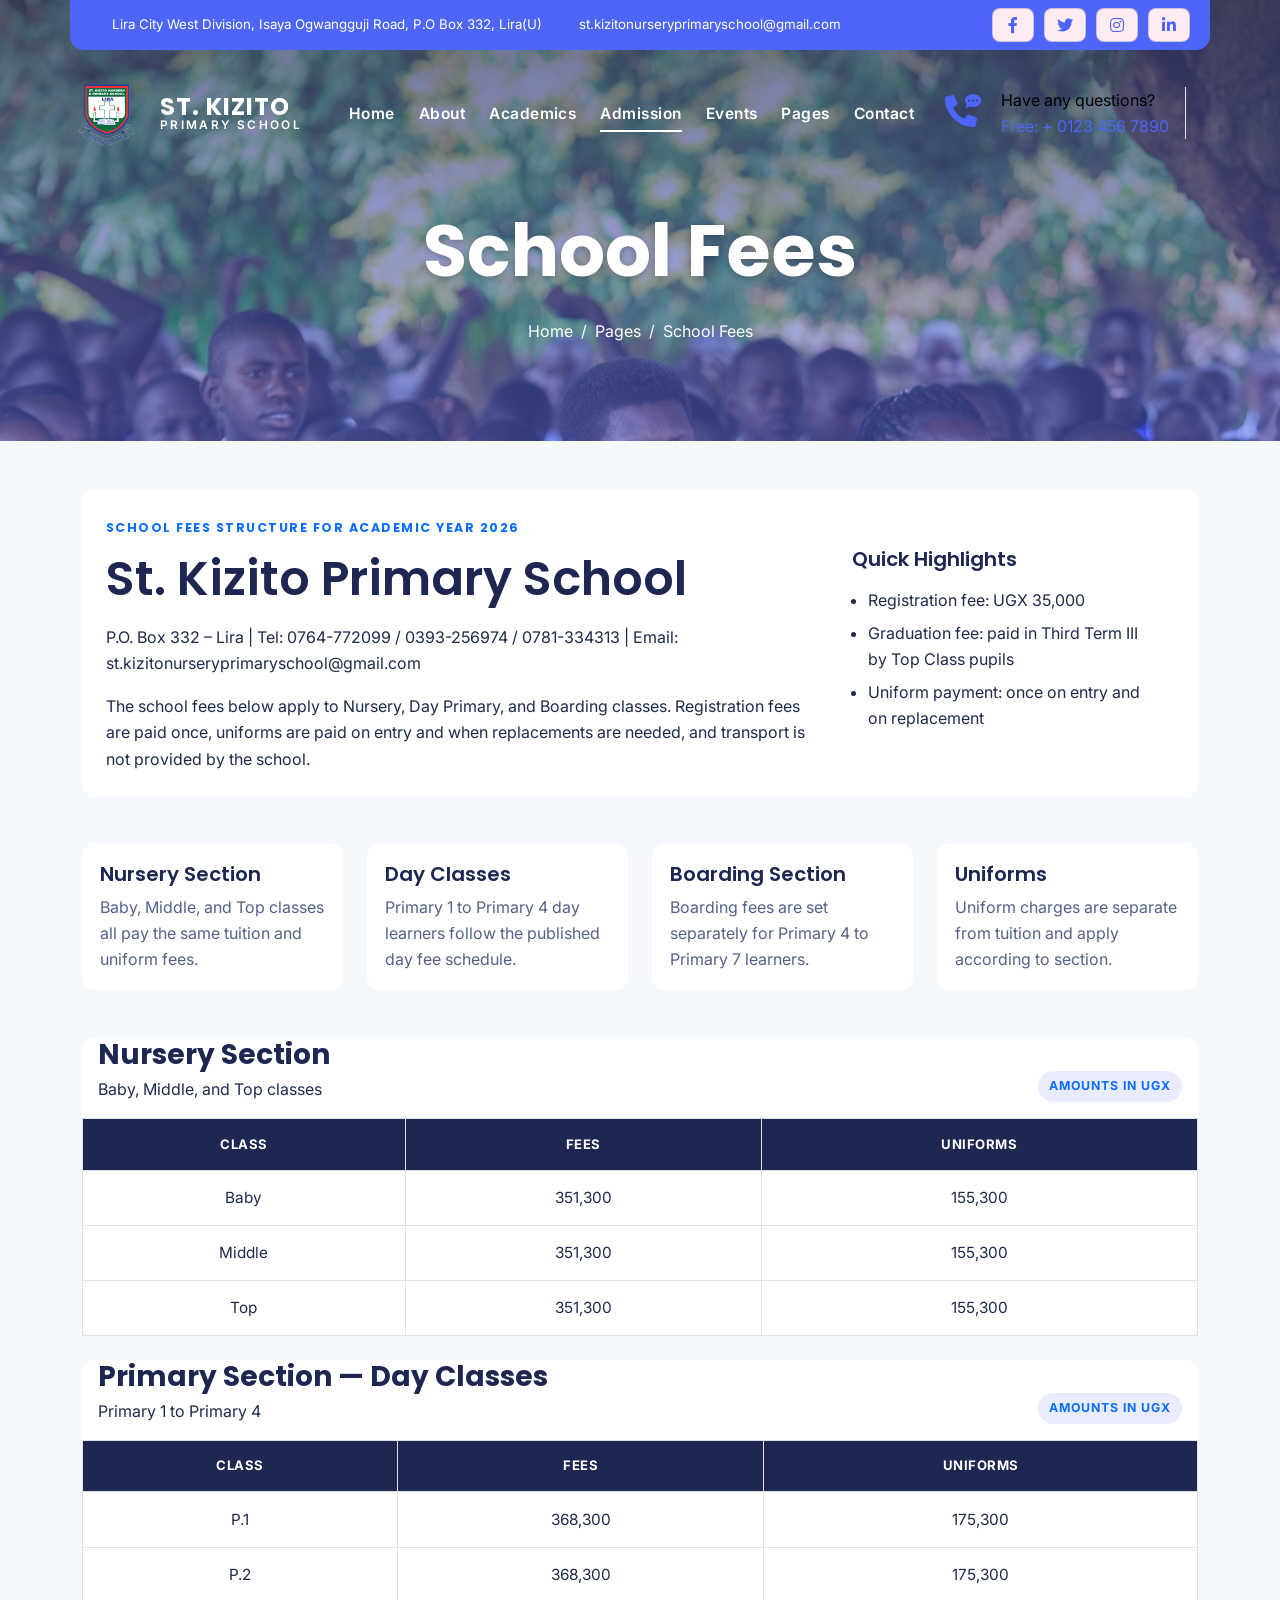
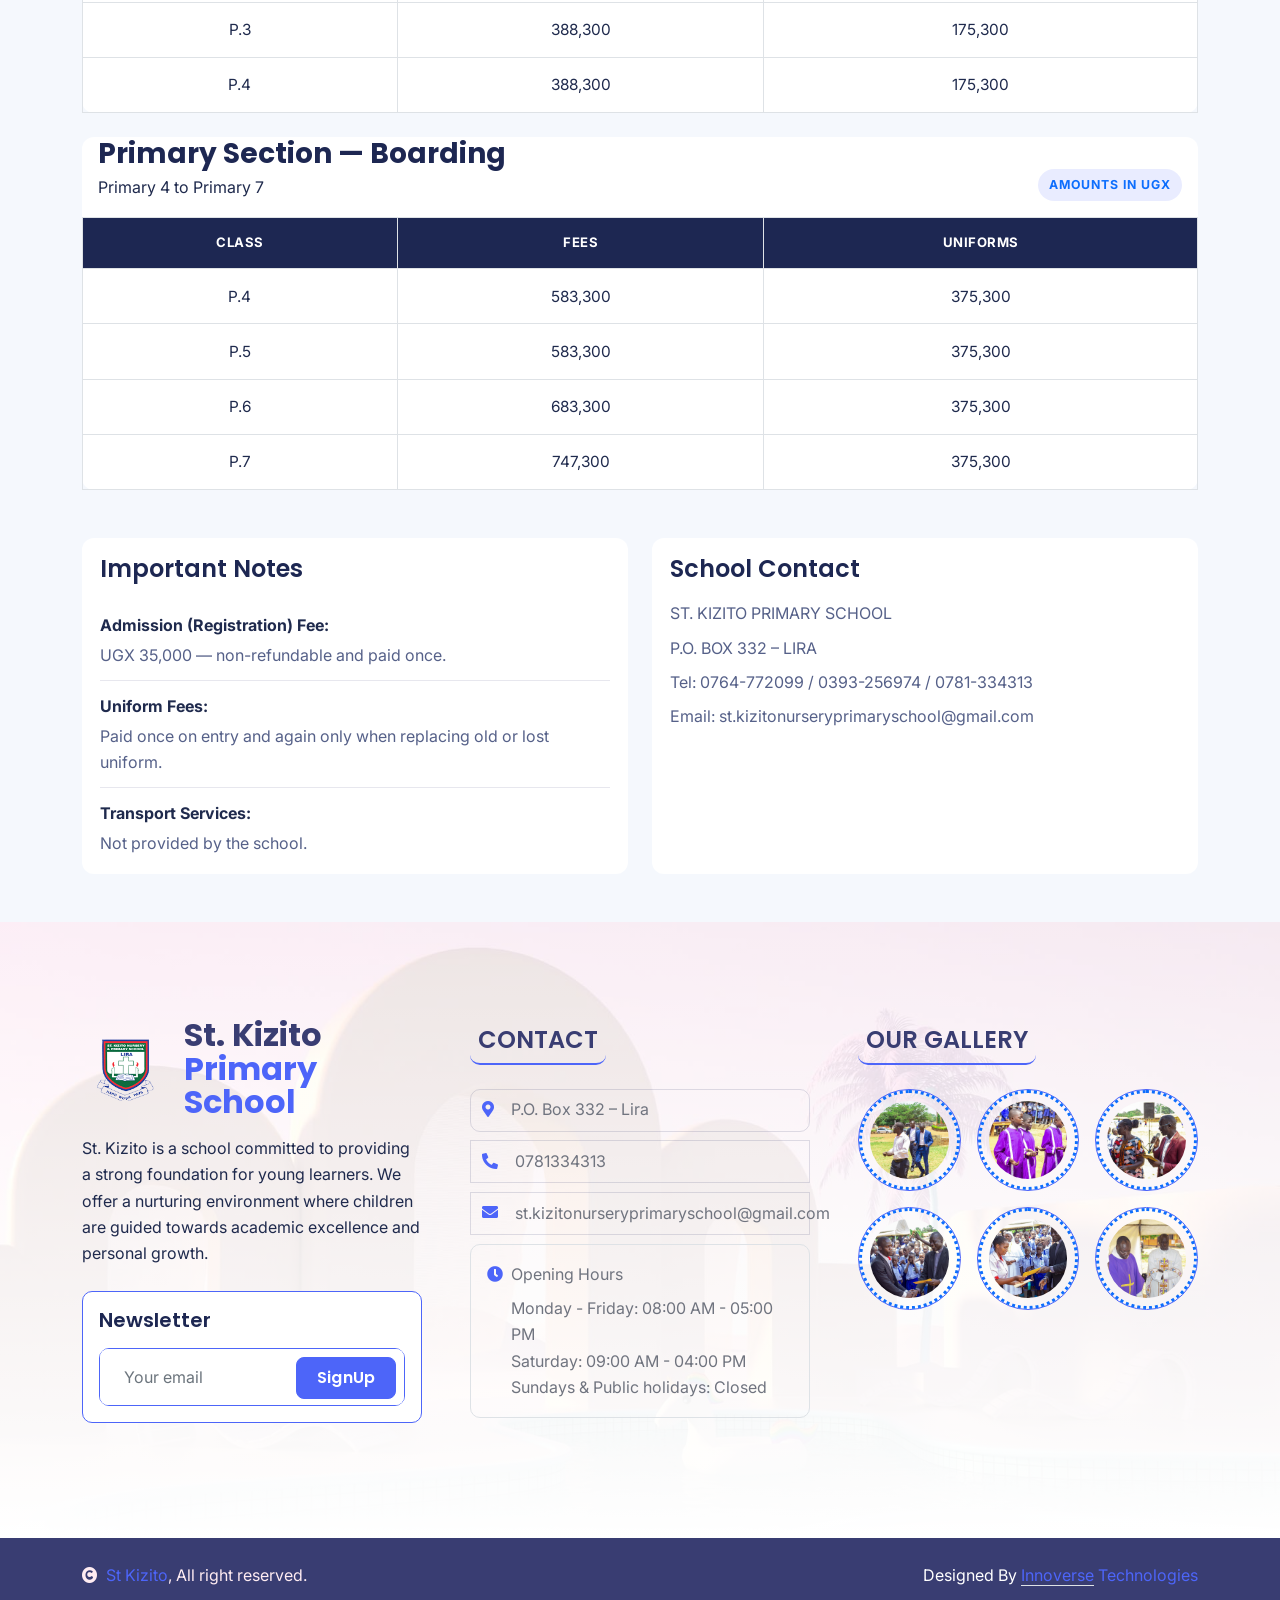
<file: program.html>
<!DOCTYPE html>
<html lang="en">

<head>
    <meta charset="utf-8">
    <title>St Kizito Day and Nursery School - Lira</title>
    <meta content="width=device-width, initial-scale=1.0" name="viewport">
    <meta content="" name="keywords">
    <meta content="" name="description">

    <!-- Google Web Fonts -->
    <link rel="preconnect" href="https://fonts.googleapis.com">
    <link rel="preconnect" href="https://fonts.gstatic.com" crossorigin>
    <link href="https://fonts.googleapis.com/css2?family=Inter:wght@400;500;600&family=Poppins:wght@500;600;700;800&display=swap" rel="stylesheet">

    <!-- Icon Font Stylesheet -->
    <link rel="stylesheet" href="https://use.fontawesome.com/releases/v5.15.4/css/all.css"/>
    <link href="https://cdn.jsdelivr.net/npm/bootstrap-icons@1.4.1/font/bootstrap-icons.css" rel="stylesheet">

    <!-- Libraries Stylesheet -->
    <link href="lib/animate/animate.min.css" rel="stylesheet">
    <link href="lib/lightbox/css/lightbox.min.css" rel="stylesheet">
    <link href="lib/owlcarousel/assets/owl.carousel.min.css" rel="stylesheet">

    <!-- Customized Bootstrap Stylesheet -->
    <link href="css/bootstrap.min.css" rel="stylesheet">

    <!-- Template Stylesheet -->
    <link href="css/style.css" rel="stylesheet">

    

</head>

<body>

    <!-- Spinner Start -->
    <!-- <div id="spinner" class="show w-100 vh-100 bg-white position-fixed translate-middle top-50 start-50  d-flex align-items-center justify-content-center">
        <div class="spinner-grow text-primary" role="status"></div>
    </div> -->
    <!-- Spinner End -->


    <!-- Navbar start -->
    <div class="container-fluid border-bottom bg-light site-header">
        <div class="container topbar bg-primary d-none d-lg-block py-2" style="border-radius: 0 40px;">
            <div class="d-flex justify-content-between">
                <div class="top-info ps-2">
                    <small class="me-3"><i class="fas fa-map-marker-alt me-2 text-secondary"></i> <a href="#" class="text-white">Lira City West Division, Isaya Ogwangguji Road, P.O Box 332, Lira(U)</a></small>
                    <small class="me-3"><i class="fas fa-envelope me-2 text-secondary"></i><a href="#" class="text-white">st.kizitonurseryprimaryschool@gmail.com</a></small>
                </div>
                <div class="top-link pe-2">
                    <a href="" class="btn btn-light btn-sm-square rounded-circle"><i class="fab fa-facebook-f text-secondary"></i></a>
                    <a href="" class="btn btn-light btn-sm-square rounded-circle"><i class="fab fa-twitter text-secondary"></i></a>
                    <a href="" class="btn btn-light btn-sm-square rounded-circle"><i class="fab fa-instagram text-secondary"></i></a>
                    <a href="" class="btn btn-light btn-sm-square rounded-circle me-0"><i class="fab fa-linkedin-in text-secondary"></i></a>
                </div>
            </div>
        </div>
        <div class="container px-0">
            <nav class="navbar navbar-light navbar-expand-xl py-3">
                <a href="index.html" class="navbar-brand school-brand" aria-label="ST. KIZITO PRIMARY SCHOOL">
                    <span class="school-brand-badge" aria-hidden="true">
                        <img src="img/stkizito (1).png" alt="" class="school-brand-badge-img">
                    </span>
                    <span class="school-brand-text">
                        <span class="school-brand-title">ST. KIZITO</span>
                        <span class="school-brand-subtitle">PRIMARY SCHOOL</span>
                    </span>
                </a>
                <button class="navbar-toggler py-2 px-3" type="button" data-bs-toggle="collapse" data-bs-target="#navbarCollapse">
                    <span class="fa fa-bars text-primary"></span>
                </button>
                <div class="collapse navbar-collapse" id="navbarCollapse">
                    <div class="navbar-nav mx-auto">
                        <a href="index.html" class="nav-item nav-link active">Home</a>
                        <a href="about.html" class="nav-item nav-link">About</a>
                        <a href="service.html" class="nav-item nav-link ">Academics</a>
                        <a href="program.html" class="nav-item nav-link ">Admission</a>
                        <a href="event.html" class="nav-item nav-link">Events</a>
                        <div class="nav-item dropdown">
                            <a href="#" class="nav-link dropdown-toggle" data-bs-toggle="dropdown">Pages</a>
                            <div class="dropdown-menu m-0 bg-secondary rounded-0">
                                <a href="blog.html" class="dropdown-item">Community</a>
                                <a href="testimonial.html" class="dropdown-item">Gallery</a>
                            </div>
                        </div>
                        <a href="contact.html" class="nav-item nav-link">Contact</a>
                    </div>
                    <div class="d-flex me-4">
                        <div id="phone-tada" class="d-flex align-items-center justify-content-center">
                            <a href="" class="position-relative wow tada" data-wow-delay=".9s" >
                                <i class="fa fa-phone-alt  fa-2x me-4"></i>
                                <div class="position-absolute" style="top: -7px; left: 20px;">
                                    <span><i class="fa fa-comment-dots text-secondary"></i></span>
                                </div>
                            </a>
                        </div>
                        <div class="d-flex flex-column pe-3 border-end" style="border-right: 3px solid #393D72;">

                            <span style="color:black;">Have any questions?</span>
                            <a href="#"><span class="text-secondary">Free: + 0123 456 7890</span></a>
                        </div>
                    </div>

            </nav>
        </div>
    </div>
    <!-- Navbar End -->


    <!-- Modal Search Start -->
    <div class="modal fade" id="searchModal" tabindex="-1" aria-labelledby="exampleModalLabel" aria-hidden="true">
        <div class="modal-dialog modal-fullscreen">
            <div class="modal-content rounded-0">
                <div class="modal-header">
                    <h5 class="modal-title" id="exampleModalLabel">Search by keyword</h5>
                    <button type="button" class="btn-close" data-bs-dismiss="modal" aria-label="Close"></button>
                </div>
                <div class="modal-body d-flex align-items-center">
                    <div class="input-group w-75 mx-auto d-flex">
                        <input type="search" class="form-control p-3" placeholder="keywords" aria-describedby="search-icon-1">
                        <span id="search-icon-1" class="input-group-text p-3"><i class="fa fa-search"></i></span>
                    </div>
                </div>
            </div>
        </div>
    </div>
    <!-- Modal Search End -->


        
        <!-- Page Header Start -->
        <div class="container-fluid page-header py-5 wow fadeIn" data-wow-delay="0.1s">
            <div class="container text-center py-5">
                <h1 class="display-2 text-white mb-4">School Fees</h1>
                <nav aria-label="breadcrumb">
                    <ol class="breadcrumb justify-content-center mb-0">
                        <li class="breadcrumb-item"><a href="#">Home</a></li>
                        <li class="breadcrumb-item"><a href="#">Pages</a></li>
                        <li class="breadcrumb-item text-white" aria-current="page">School Fees</li>
                    </ol>
                </nav>
            </div>
        </div>
        <!-- Page Header End -->

       <div class="container py-5 program-fees-page">
           <div class="program-fees-hero wow fadeIn" data-wow-delay="0.1s">
               <div class="row g-4 align-items-center">
                   <div class="col-lg-8">
                       <span class="program-fees-kicker">School Fees Structure for Academic Year 2026</span>
                       <h1 class="display-5 mb-3">St. Kizito Primary School</h1>
                       <p class="mb-3">P.O. Box 332 – Lira | Tel: 0764-772099 / 0393-256974 / 0781-334313 | Email: st.kizitonurseryprimaryschool@gmail.com</p>
                       <p class="mb-0">The school fees below apply to Nursery, Day Primary, and Boarding classes. Registration fees are paid once, uniforms are paid on entry and when replacements are needed, and transport is not provided by the school.</p>
                   </div>
                   <div class="col-lg-4">
                       <div class="program-fees-note">
                           <h5 class="mb-3">Quick Highlights</h5>
                           <ul class="fees-note-list mb-0">
                               <li>Registration fee: UGX 35,000</li>
                               <li>Graduation fee: paid in Third Term III by Top Class pupils</li>
                               <li>Uniform payment: once on entry and on replacement</li>
                           </ul>
                       </div>
                   </div>
               </div>
           </div>

           <div class="row g-4 mt-4">
               <div class="col-md-6 col-xl-3">
                   <div class="fees-summary-card h-100">
                       <h5>Nursery Section</h5>
                       <p class="mb-0">Baby, Middle, and Top classes all pay the same tuition and uniform fees.</p>
                   </div>
               </div>
               <div class="col-md-6 col-xl-3">
                   <div class="fees-summary-card h-100">
                       <h5>Day Classes</h5>
                       <p class="mb-0">Primary 1 to Primary 4 day learners follow the published day fee schedule.</p>
                   </div>
               </div>
               <div class="col-md-6 col-xl-3">
                   <div class="fees-summary-card h-100">
                       <h5>Boarding Section</h5>
                       <p class="mb-0">Boarding fees are set separately for Primary 4 to Primary 7 learners.</p>
                   </div>
               </div>
               <div class="col-md-6 col-xl-3">
                   <div class="fees-summary-card h-100">
                       <h5>Uniforms</h5>
                       <p class="mb-0">Uniform charges are separate from tuition and apply according to section.</p>
                   </div>
               </div>
           </div>

           <div class="fees-section-card mt-5">
               <div class="d-flex flex-wrap justify-content-between align-items-end gap-3 m-3">
                   <div>
                       <h3 class="mb-1">Nursery Section</h3>
                       <p class="mb-0">Baby, Middle, and Top classes</p>
                   </div>
                   <span class="fees-pill">Amounts in UGX</span>
               </div>
               <div class="table-responsive">
                   <table class="table table-bordered fees-table mb-0">
                       <thead>
                           <tr>
                               <th>Class</th>
                               <th>Fees</th>
                               <th>Uniforms</th>
                           </tr>
                       </thead>
                       <tbody>
                           <tr><td>Baby</td><td>351,300</td><td>155,300</td></tr>
                           <tr><td>Middle</td><td>351,300</td><td>155,300</td></tr>
                           <tr><td>Top</td><td>351,300</td><td>155,300</td></tr>
                       </tbody>
                   </table>
               </div>
           </div>

           <div class="fees-section-card mt-4">
               <div class="d-flex flex-wrap justify-content-between align-items-end gap-3 m-3">
                   <div>
                       <h3 class="mb-1">Primary Section — Day Classes</h3>
                       <p class="mb-0">Primary 1 to Primary 4</p>
                   </div>
                   <span class="fees-pill">Amounts in UGX</span>
               </div>
               <div class="table-responsive">
                   <table class="table table-bordered fees-table mb-0">
                       <thead>
                           <tr>
                               <th>Class</th>
                               <th>Fees</th>
                               <th>Uniforms</th>
                           </tr>
                       </thead>
                       <tbody>
                           <tr><td>P.1</td><td>368,300</td><td>175,300</td></tr>
                           <tr><td>P.2</td><td>368,300</td><td>175,300</td></tr>
                           <tr><td>P.3</td><td>388,300</td><td>175,300</td></tr>
                           <tr><td>P.4</td><td>388,300</td><td>175,300</td></tr>
                       </tbody>
                   </table>
               </div>
           </div>

           <div class="fees-section-card mt-4">
               <div class="d-flex flex-wrap justify-content-between align-items-end gap-3 m-3">
                   <div>
                       <h3 class="mb-1">Primary Section — Boarding</h3>
                       <p class="mb-0">Primary 4 to Primary 7</p>
                   </div>
                   <span class="fees-pill">Amounts in UGX</span>
               </div>
               <div class="table-responsive">
                   <table class="table table-bordered fees-table mb-0">
                       <thead>
                           <tr>
                               <th>Class</th>
                               <th>Fees</th>
                               <th>Uniforms</th>
                           </tr>
                       </thead>
                       <tbody>
                           <tr><td>P.4</td><td>583,300</td><td>375,300</td></tr>
                           <tr><td>P.5</td><td>583,300</td><td>375,300</td></tr>
                           <tr><td>P.6</td><td>683,300</td><td>375,300</td></tr>
                           <tr><td>P.7</td><td>747,300</td><td>375,300</td></tr>
                       </tbody>
                   </table>
               </div>
           </div>

           <div class="row g-4 mt-4">
               <div class="col-lg-6">
                   <div class="fees-note-card h-100">
                       <h4 class="mb-3">Important Notes</h4>
                       <div class="fees-note-item">
                           <strong>Admission (Registration) Fee:</strong>
                           <span>UGX 35,000 — non-refundable and paid once.</span>
                       </div>
                       <div class="fees-note-item">
                           <strong>Uniform Fees:</strong>
                           <span>Paid once on entry and again only when replacing old or lost uniform.</span>
                       </div>
                       <div class="fees-note-item mb-0">
                           <strong>Transport Services:</strong>
                           <span>Not provided by the school.</span>
                       </div>
                   </div>
               </div>
               <div class="col-lg-6">
                   <div class="fees-note-card h-100">
                       <h4 class="mb-3">School Contact</h4>
                       <p class="mb-2">ST. KIZITO PRIMARY SCHOOL</p>
                       <p class="mb-2">P.O. BOX 332 – LIRA</p>
                       <p class="mb-2">Tel: 0764-772099 / 0393-256974 / 0781-334313</p>
                       <p class="mb-0">Email: st.kizitonurseryprimaryschool@gmail.com</p>
                   </div>
               </div>
           </div>
       </div>

   <!-- Footer Start -->
   <div class="container-fluid footer py-5 wow fadeIn" data-wow-delay="0.1s">
            <div class="container py-5">
                <div class="row g-5">
                    <div class="col-md-6 col-lg-4 col-xl-4">
                        <div class="footer-item">
                            <div class="footer-brand mb-3">
                                <span class="footer-brand-badge" aria-hidden="true">
                                    <img src="img/stkizito (1).png" alt="" class="footer-brand-badge-img">
                                </span>
                                <h2 class="fw-bold mb-0"><span class="text-dark mb-0">St. Kizito</span><span class="text-secondary"> Primary School</span></h2>
                            </div>
                            <p class="mb-4">St. Kizito is a school committed to providing a strong foundation for young learners. We offer a nurturing environment where children are guided towards academic excellence and personal growth.</p>
                            <div class="border border-secondary p-3 rounded bg-light">
                                <h5 class="mb-3">Newsletter</h5>
                                <div class="position-relative mx-auto border border-secondary rounded" style="max-width: 400px;">
                                    <input class="form-control border-0 w-100 py-3 ps-4 pe-5" type="text" placeholder="Your email">
                                    <button type="button" class="btn btn-secondary py-2 position-absolute top-0 end-0 mt-2 me-2 text-white">SignUp</button>
                                </div>
                            </div>
                        </div>
                    </div>
                    <div class="col-md-6 col-lg-4 col-xl-4">
                        <div class="footer-item">
                            <h4 class="text-dark mb-4 border-bottom border-secondary border-2 d-inline-block p-2 title-border-radius">CONTACT</h4>
                            <div class="d-flex flex-column align-items-start">
                                <a href="javascript:void(0)" class="text-body mb-4"><i class="fa fa-map-marker-alt text-secondary me-2"></i> P.O. Box 332 – Lira</a>
                                <a href="javascript:void(0)" class="text-start rounded-0 text-body mb-4"><i class="fa fa-phone-alt text-secondary me-2"></i> 0781334313</a>
                                <a href="mailto:st.kizitonurseryprimaryschool@gmail.com" class="text-start rounded-0 text-body mb-4"><i class="fas fa-envelope text-secondary me-2"></i> st.kizitonurseryprimaryschool@gmail.com</a>
                                <div class="text-start text-body mb-4 p-3 rounded border w-100">
                                    <div class="d-flex align-items-center mb-2">
                                        <i class="fa fa-clock text-secondary me-2"></i>
                                        <span class="fw-semibold">Opening Hours</span>
                                         
                                    </div>
                                    <ul class="list-unstyled mb-0 ps-4">
                                        <li>Monday - Friday: 08:00 AM - 05:00 PM</li>
                                        <li>Saturday: 09:00 AM - 04:00 PM</li>
                                        <li>Sundays &amp; Public holidays: Closed</li>
                                    </ul>
                                </div>
                            </div>
                        </div>
                    </div>
                    <div class="col-md-6 col-lg-4 col-xl-4">
                        <div class="footer-item">
                            <h4 class="text-dark mb-4 border-bottom border-secondary border-2 d-inline-block p-2 title-border-radius">OUR GALLERY</h4>
                            <div class="row g-3">
                                <div class="col-4">
                                    <div class="footer-galary-img rounded-circle border border-secondary">
                                        <img src="img/stkizito (8) (1).jpg" class="img-fluid rounded-circle p-2" alt="Gallery Image 1">
                                    </div>
                                </div>
                                <div class="col-4">
                                    <div class="footer-galary-img rounded-circle border border-secondary">
                                        <img src="img/stkizito (1) (1).jpg" class="img-fluid rounded-circle p-2" alt="Gallery Image 2">
                                    </div>
                                </div>
                                <div class="col-4">
                                    <div class="footer-galary-img rounded-circle border border-secondary">
                                        <img src="img/stkizito (13) (1).jpg" class="img-fluid rounded-circle p-2" alt="Gallery Image 3">
                                    </div>
                                </div>
                                <div class="col-4">
                                    <div class="footer-galary-img rounded-circle border border-secondary">
                                        <img src="img/stkizito (12) (1).jpg" class="img-fluid rounded-circle p-2" alt="Gallery Image 4">
                                    </div>
                                </div>
                                <div class="col-4">
                                    <div class="footer-galary-img rounded-circle border border-secondary">
                                        <img src="img/stkizito (11) (1).jpg" class="img-fluid rounded-circle p-2" alt="Gallery Image 5">
                                    </div>
                                </div>
                                <div class="col-4">
                                    <div class="footer-galary-img rounded-circle border border-secondary">
                                        <img src="img/stkizito (3) (1).jpg" class="img-fluid rounded-circle p-2" alt="Gallery Image 6">
                                    </div>
                                </div>
                            </div>
                        </div>
                    </div>
                </div>
            </div>
        </div>
<!-- Footer End -->



        <!-- Copyright Start -->
        <div class="container-fluid copyright bg-dark py-4">
            <div class="container">
                <div class="row">
                    <div class="col-md-6 text-center text-md-start mb-3 mb-md-0">
                        <span class="text-light"><a href="#"><i class="fas fa-copyright text-light me-2"></i>St Kizito</a>, All right reserved.</span>
                    </div>
                    <div class="col-md-6 my-auto text-center text-md-end text-white">
                        <!--/*** This template is free as long as you keep the below author’s credit link/attribution link/backlink. ***/-->
                        <!--/*** If you'd like to use the template without the below author’s credit link/attribution link/backlink, ***/-->
                        <!--/*** you can purchase the Credit Removal License from "https://htmlcodex.com/credit-removal". ***/-->
                        Designed By <a class="border-bottom" href="https://htmlcodex.com">Innoverse</a>  <a clas="border-bottom" href="https://innoverse.tech">Technologies</a>
                    </div>
                </div>
            </div>
        </div>
        <!-- Copyright End -->


        <!-- Back to Top -->
        <a href="#" class="btn btn-primary border-3 border-primary rounded-circle back-to-top"><i class="fa fa-arrow-up"></i></a>   

        
    <!-- JavaScript Libraries -->
    <script src="https://ajax.googleapis.com/ajax/libs/jquery/3.6.4/jquery.min.js"></script>
    <script src="https://cdn.jsdelivr.net/npm/bootstrap@5.0.0/dist/js/bootstrap.bundle.min.js"></script>
    <script src="lib/wow/wow.min.js"></script>
    <script src="lib/easing/easing.min.js"></script>
    <script src="lib/waypoints/waypoints.min.js"></script>
    <script src="lib/lightbox/js/lightbox.min.js"></script>
    <script src="lib/owlcarousel/owl.carousel.min.js"></script>

    <!-- Template Javascript -->
    <script src="js/main.js"></script>
    </body>

</html>
</file>
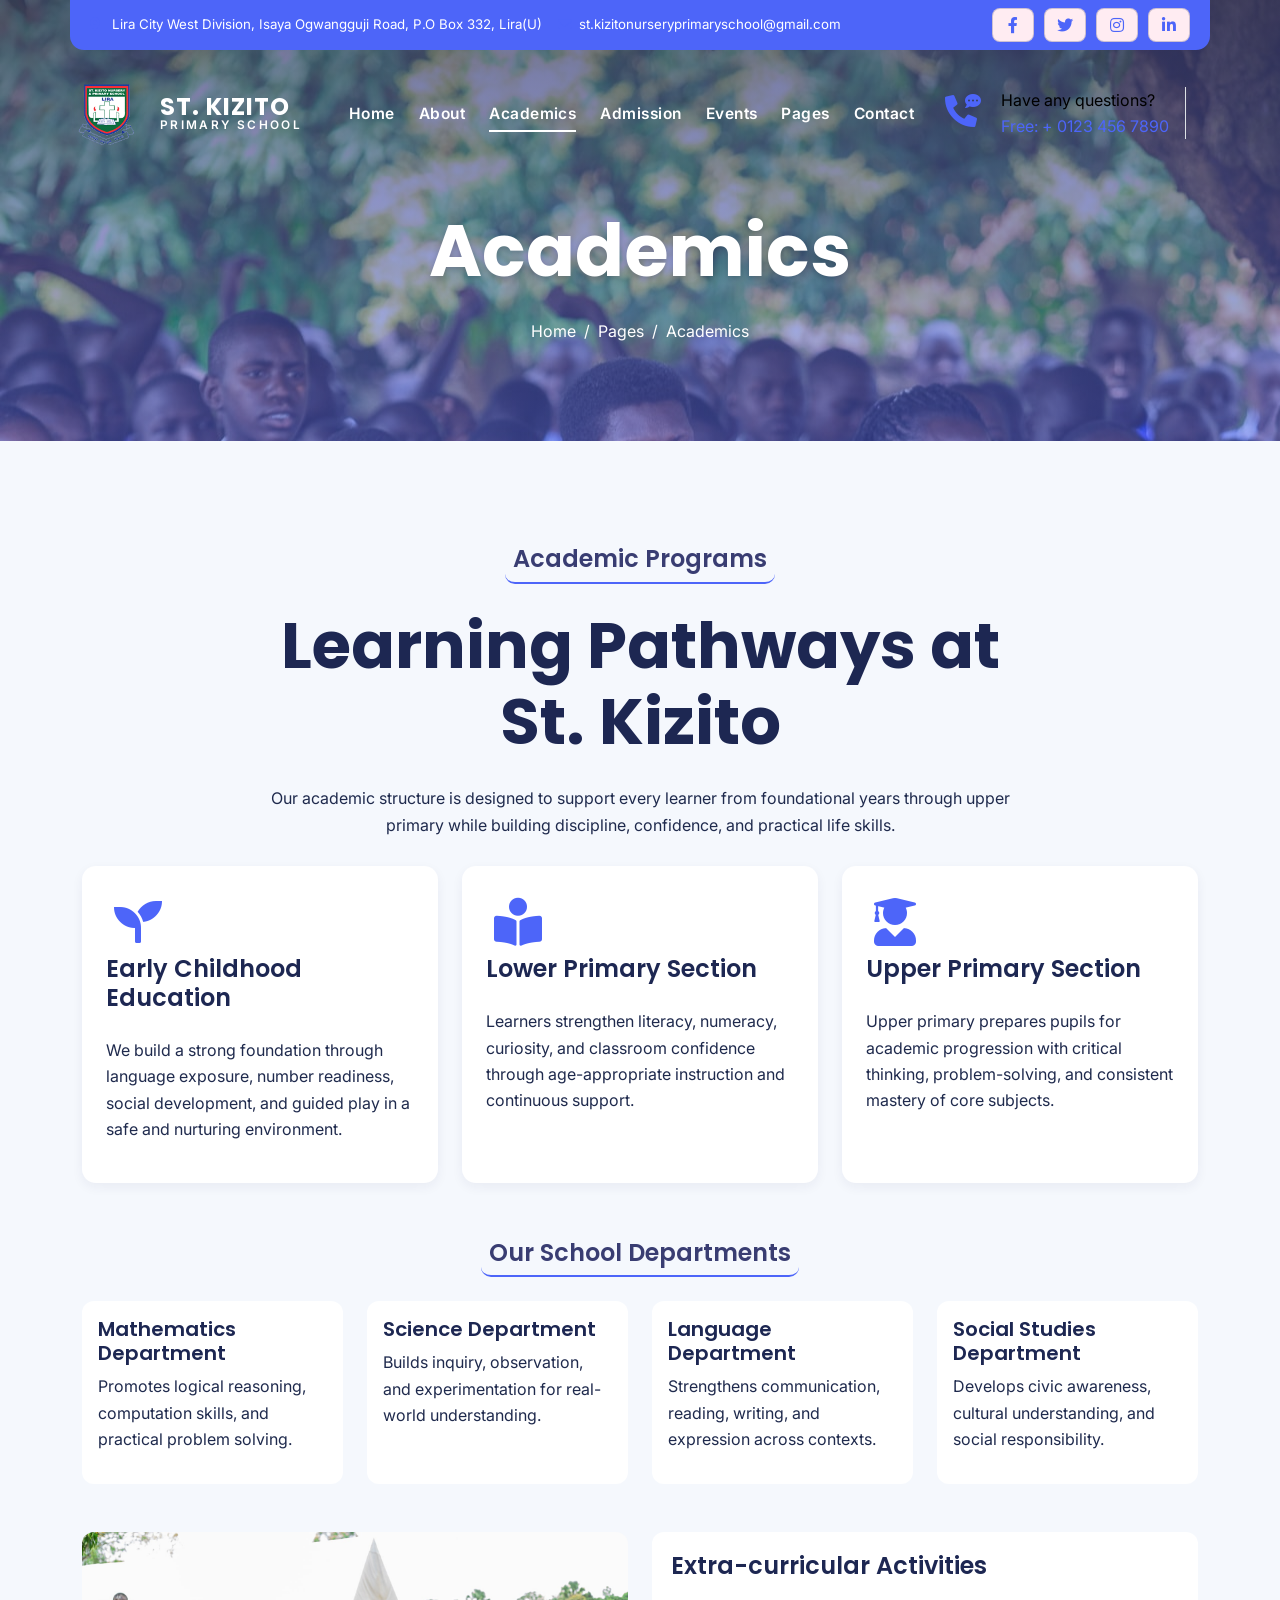
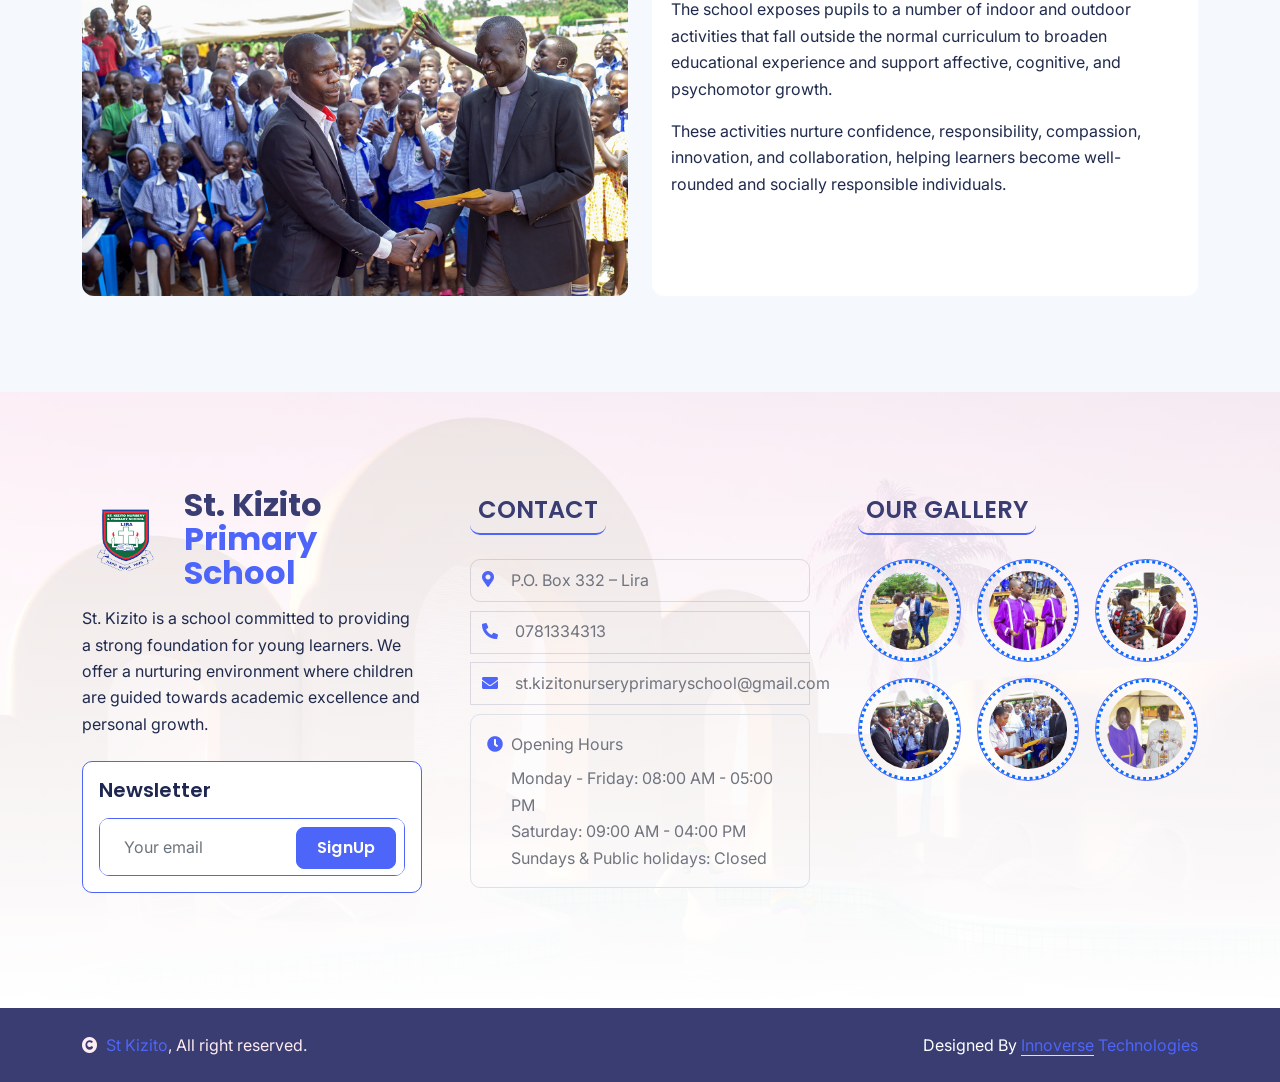
<file: service.html>
<!DOCTYPE html>
<html lang="en">

<head>
    <meta charset="utf-8">
    <title>St Kizito Day and Nursery School - Lira</title>
    <meta content="width=device-width, initial-scale=1.0" name="viewport">
    <meta content="" name="keywords">
    <meta content="" name="description">

    <!-- Google Web Fonts -->
    <link rel="preconnect" href="https://fonts.googleapis.com">
    <link rel="preconnect" href="https://fonts.gstatic.com" crossorigin>
    <link href="https://fonts.googleapis.com/css2?family=Inter:wght@400;500;600&family=Poppins:wght@500;600;700;800&display=swap" rel="stylesheet">

    <!-- Icon Font Stylesheet -->
    <link rel="stylesheet" href="https://use.fontawesome.com/releases/v5.15.4/css/all.css"/>
    <link href="https://cdn.jsdelivr.net/npm/bootstrap-icons@1.4.1/font/bootstrap-icons.css" rel="stylesheet">

    <!-- Libraries Stylesheet -->
    <link href="lib/animate/animate.min.css" rel="stylesheet">
    <link href="lib/lightbox/css/lightbox.min.css" rel="stylesheet">
    <link href="lib/owlcarousel/assets/owl.carousel.min.css" rel="stylesheet">

    <!-- Customized Bootstrap Stylesheet -->
    <link href="css/bootstrap.min.css" rel="stylesheet">

    <!-- Template Stylesheet -->
    <link href="css/style.css" rel="stylesheet">

    

</head>

<body>

    <!-- Spinner Start -->
    <!-- <div id="spinner" class="show w-100 vh-100 bg-white position-fixed translate-middle top-50 start-50  d-flex align-items-center justify-content-center">
        <div class="spinner-grow text-primary" role="status"></div>
    </div> -->
    <!-- Spinner End -->


    <!-- Navbar start -->
    <div class="container-fluid border-bottom bg-light site-header">
        <div class="container topbar bg-primary d-none d-lg-block py-2" style="border-radius: 0 40px;">
            <div class="d-flex justify-content-between">
                <div class="top-info ps-2">
                    <small class="me-3"><i class="fas fa-map-marker-alt me-2 text-secondary"></i> <a href="#" class="text-white">Lira City West Division, Isaya Ogwangguji Road, P.O Box 332, Lira(U)</a></small>
                    <small class="me-3"><i class="fas fa-envelope me-2 text-secondary"></i><a href="#" class="text-white">st.kizitonurseryprimaryschool@gmail.com</a></small>
                </div>
                <div class="top-link pe-2">
                    <a href="" class="btn btn-light btn-sm-square rounded-circle"><i class="fab fa-facebook-f text-secondary"></i></a>
                    <a href="" class="btn btn-light btn-sm-square rounded-circle"><i class="fab fa-twitter text-secondary"></i></a>
                    <a href="" class="btn btn-light btn-sm-square rounded-circle"><i class="fab fa-instagram text-secondary"></i></a>
                    <a href="" class="btn btn-light btn-sm-square rounded-circle me-0"><i class="fab fa-linkedin-in text-secondary"></i></a>
                </div>
            </div>
        </div>
        <div class="container px-0">
            <nav class="navbar navbar-light navbar-expand-xl py-3">
                <a href="index.html" class="navbar-brand school-brand" aria-label="ST. KIZITO PRIMARY SCHOOL">
                    <span class="school-brand-badge" aria-hidden="true">
                        <img src="img/stkizito (1).png" alt="" class="school-brand-badge-img">
                    </span>
                    <span class="school-brand-text">
                        <span class="school-brand-title">ST. KIZITO</span>
                        <span class="school-brand-subtitle">PRIMARY SCHOOL</span>
                    </span>
                </a>
                <button class="navbar-toggler py-2 px-3" type="button" data-bs-toggle="collapse" data-bs-target="#navbarCollapse">
                    <span class="fa fa-bars text-primary"></span>
                </button>
                <div class="collapse navbar-collapse" id="navbarCollapse">
                    <div class="navbar-nav mx-auto">
                        <a href="index.html" class="nav-item nav-link active">Home</a>
                        <a href="about.html" class="nav-item nav-link">About</a>
                        <a href="service.html" class="nav-item nav-link ">Academics</a>
                        <a href="program.html" class="nav-item nav-link ">Admission</a>
                        <a href="event.html" class="nav-item nav-link">Events</a>
                        <div class="nav-item dropdown">
                            <a href="#" class="nav-link dropdown-toggle" data-bs-toggle="dropdown">Pages</a>
                            <div class="dropdown-menu m-0 bg-secondary rounded-0">
                                <a href="blog.html" class="dropdown-item">Community</a>
                                <a href="testimonial.html" class="dropdown-item">Gallery</a>
                            </div>
                        </div>
                        <a href="contact.html" class="nav-item nav-link">Contact</a>
                    </div>
                    <div class="d-flex me-4">
                        <div id="phone-tada" class="d-flex align-items-center justify-content-center">
                            <a href="" class="position-relative wow tada" data-wow-delay=".9s" >
                                <i class="fa fa-phone-alt  fa-2x me-4"></i>
                                <div class="position-absolute" style="top: -7px; left: 20px;">
                                    <span><i class="fa fa-comment-dots text-secondary"></i></span>
                                </div>
                            </a>
                        </div>
                        <div class="d-flex flex-column pe-3 border-end" style="border-right: 3px solid #393D72;">

                            <span style="color:black;">Have any questions?</span>
                            <a href="#"><span class="text-secondary">Free: + 0123 456 7890</span></a>
                        </div>
                    </div>
                 
                </div>
            </nav>
        </div>
    </div>
    <!-- Navbar End -->


    <!-- Modal Search Start -->
    <div class="modal fade" id="searchModal" tabindex="-1" aria-labelledby="exampleModalLabel" aria-hidden="true">
        <div class="modal-dialog modal-fullscreen">
            <div class="modal-content rounded-0">
                <div class="modal-header">
                    <h5 class="modal-title" id="exampleModalLabel">Search by keyword</h5>
                    <button type="button" class="btn-close" data-bs-dismiss="modal" aria-label="Close"></button>
                </div>
                <div class="modal-body d-flex align-items-center">
                    <div class="input-group w-75 mx-auto d-flex">
                        <input type="search" class="form-control p-3" placeholder="keywords" aria-describedby="search-icon-1">
                        <span id="search-icon-1" class="input-group-text p-3"><i class="fa fa-search"></i></span>
                    </div>
                </div>
            </div>
        </div>
    </div>
    <!-- Modal Search End -->

        
        <!-- Page Header Start -->
        <div class="container-fluid page-header py-5 wow fadeIn" data-wow-delay="0.1s">
            <div class="container text-center py-5">
                <h1 class="display-2 text-white mb-4">Academics</h1>
                <nav aria-label="breadcrumb">
                    <ol class="breadcrumb justify-content-center mb-0">
                        <li class="breadcrumb-item"><a href="#">Home</a></li>
                        <li class="breadcrumb-item"><a href="#">Pages</a></li>
                        <li class="breadcrumb-item text-white" aria-current="page">Academics</li>
                    </ol>
                </nav>
            </div>
        </div>
        <!-- Page Header End -->
<!-- Academics Start -->
<div class="container-fluid service py-5 academics-page">
    <div class="container py-5">
        <div class="mx-auto text-center wow fadeIn" data-wow-delay="0.1s" style="max-width: 780px;">
            <h4 class="text-dark mb-4 border-bottom border-secondary border-2 d-inline-block p-2 title-border-radius">Academic Programs</h4>
            <h1 class="mb-4 display-3">Learning Pathways at St. Kizito</h1>
            <p class="mb-0">Our academic structure is designed to support every learner from foundational years through upper primary while building discipline, confidence, and practical life skills.</p>
        </div>

        <div class="row g-4 mt-1">
            <div class="col-md-6 col-lg-4 wow fadeIn" data-wow-delay="0.1s">
                <div class="service-item academics-card h-100">
                    <div class="service-content p-4">
                        <div class="service-content-inner">
                            <div class="p-2"><i class="fas fa-seedling fa-3x text-secondary"></i></div>
                            <h4>Early Childhood Education</h4>
                            <p class="my-3">We build a strong foundation through language exposure, number readiness, social development, and guided play in a safe and nurturing environment.</p>
                        </div>
                    </div>
                </div>
            </div>
            <div class="col-md-6 col-lg-4 wow fadeIn" data-wow-delay="0.2s">
                <div class="service-item academics-card h-100">
                    <div class="service-content p-4">
                        <div class="service-content-inner">
                            <div class="p-2"><i class="fas fa-book-reader fa-3x text-secondary"></i></div>
                            <h4>Lower Primary Section</h4>
                            <p class="my-3">Learners strengthen literacy, numeracy, curiosity, and classroom confidence through age-appropriate instruction and continuous support.</p>
                        </div>
                    </div>
                </div>
            </div>
            <div class="col-md-6 col-lg-4 wow fadeIn" data-wow-delay="0.3s">
                <div class="service-item academics-card h-100">
                    <div class="service-content p-4">
                        <div class="service-content-inner">
                            <div class="p-2"><i class="fas fa-user-graduate fa-3x text-secondary"></i></div>
                            <h4>Upper Primary Section</h4>
                            <p class="my-3">Upper primary prepares pupils for academic progression with critical thinking, problem-solving, and consistent mastery of core subjects.</p>
                        </div>
                    </div>
                </div>
            </div>
        </div>

        <div class="mx-auto text-center mt-5 wow fadeIn" data-wow-delay="0.1s" style="max-width: 780px;">
            <h4 class="text-dark mb-4 border-bottom border-secondary border-2 d-inline-block p-2 title-border-radius">Our School Departments</h4>
        </div>
        <div class="row g-4">
            <div class="col-md-6 col-lg-3 wow fadeIn" data-wow-delay="0.1s"><div class="academics-dept-card"><h5>Mathematics Department</h5><p>Promotes logical reasoning, computation skills, and practical problem solving.</p></div></div>
            <div class="col-md-6 col-lg-3 wow fadeIn" data-wow-delay="0.2s"><div class="academics-dept-card"><h5>Science Department</h5><p>Builds inquiry, observation, and experimentation for real-world understanding.</p></div></div>
            <div class="col-md-6 col-lg-3 wow fadeIn" data-wow-delay="0.3s"><div class="academics-dept-card"><h5>Language Department</h5><p>Strengthens communication, reading, writing, and expression across contexts.</p></div></div>
            <div class="col-md-6 col-lg-3 wow fadeIn" data-wow-delay="0.4s"><div class="academics-dept-card"><h5>Social Studies Department</h5><p>Develops civic awareness, cultural understanding, and social responsibility.</p></div></div>
        </div>

        <div class="row g-4 mt-4 align-items-stretch">
            <div class="col-lg-6 wow fadeIn" data-wow-delay="0.1s">
                <div class="academics-media-card h-100">
                    <img src="img/st (1).jpg" class="img-fluid" alt="Extra curricular activities">
                </div>
            </div>
            <div class="col-lg-6 wow fadeIn" data-wow-delay="0.2s">
                <div class="academics-extra-card h-100">
                    <h4 class="mb-3">Extra-curricular Activities</h4>
                    <p>The school exposes pupils to a number of indoor and outdoor activities that fall outside the normal curriculum to broaden educational experience and support affective, cognitive, and psychomotor growth.</p>
                    <p class="mb-0">These activities nurture confidence, responsibility, compassion, innovation, and collaboration, helping learners become well-rounded and socially responsible individuals.</p>
                </div>
            </div>
        </div>
    </div>
</div>
<!-- Academics End -->
        
        
        

   <!-- Footer Start -->
   <div class="container-fluid footer py-5 wow fadeIn" data-wow-delay="0.1s">
            <div class="container py-5">
                <div class="row g-5">
                    <div class="col-md-6 col-lg-4 col-xl-4">
                        <div class="footer-item">
                            <div class="footer-brand mb-3">
                                <span class="footer-brand-badge" aria-hidden="true">
                                    <img src="img/stkizito (1).png" alt="" class="footer-brand-badge-img">
                                </span>
                                <h2 class="fw-bold mb-0"><span class="text-dark mb-0">St. Kizito</span><span class="text-secondary"> Primary School</span></h2>
                            </div>
                            <p class="mb-4">St. Kizito is a school committed to providing a strong foundation for young learners. We offer a nurturing environment where children are guided towards academic excellence and personal growth.</p>
                            <div class="border border-secondary p-3 rounded bg-light">
                                <h5 class="mb-3">Newsletter</h5>
                                <div class="position-relative mx-auto border border-secondary rounded" style="max-width: 400px;">
                                    <input class="form-control border-0 w-100 py-3 ps-4 pe-5" type="text" placeholder="Your email">
                                    <button type="button" class="btn btn-secondary py-2 position-absolute top-0 end-0 mt-2 me-2 text-white">SignUp</button>
                                </div>
                            </div>
                        </div>
                    </div>
                    <div class="col-md-6 col-lg-4 col-xl-4">
                        <div class="footer-item">
                            <h4 class="text-dark mb-4 border-bottom border-secondary border-2 d-inline-block p-2 title-border-radius">CONTACT</h4>
                            <div class="d-flex flex-column align-items-start">
                                <a href="javascript:void(0)" class="text-body mb-4"><i class="fa fa-map-marker-alt text-secondary me-2"></i> P.O. Box 332 – Lira</a>
                                <a href="javascript:void(0)" class="text-start rounded-0 text-body mb-4"><i class="fa fa-phone-alt text-secondary me-2"></i> 0781334313</a>
                                <a href="mailto:st.kizitonurseryprimaryschool@gmail.com" class="text-start rounded-0 text-body mb-4"><i class="fas fa-envelope text-secondary me-2"></i> st.kizitonurseryprimaryschool@gmail.com</a>
                                <div class="text-start text-body mb-4 p-3 rounded border w-100">
                                    <div class="d-flex align-items-center mb-2">
                                        <i class="fa fa-clock text-secondary me-2"></i>
                                        <span class="fw-semibold">Opening Hours</span>
                                         
                                    </div>
                                    <ul class="list-unstyled mb-0 ps-4">
                                        <li>Monday - Friday: 08:00 AM - 05:00 PM</li>
                                        <li>Saturday: 09:00 AM - 04:00 PM</li>
                                        <li>Sundays &amp; Public holidays: Closed</li>
                                    </ul>
                                </div>
                            </div>
                        </div>
                    </div>
                    <div class="col-md-6 col-lg-4 col-xl-4">
                        <div class="footer-item">
                            <h4 class="text-dark mb-4 border-bottom border-secondary border-2 d-inline-block p-2 title-border-radius">OUR GALLERY</h4>
                            <div class="row g-3">
                                <div class="col-4">
                                    <div class="footer-galary-img rounded-circle border border-secondary">
                                        <img src="img/stkizito (8) (1).jpg" class="img-fluid rounded-circle p-2" alt="Gallery Image 1">
                                    </div>
                                </div>
                                <div class="col-4">
                                    <div class="footer-galary-img rounded-circle border border-secondary">
                                        <img src="img/stkizito (1) (1).jpg" class="img-fluid rounded-circle p-2" alt="Gallery Image 2">
                                    </div>
                                </div>
                                <div class="col-4">
                                    <div class="footer-galary-img rounded-circle border border-secondary">
                                        <img src="img/stkizito (13) (1).jpg" class="img-fluid rounded-circle p-2" alt="Gallery Image 3">
                                    </div>
                                </div>
                                <div class="col-4">
                                    <div class="footer-galary-img rounded-circle border border-secondary">
                                        <img src="img/stkizito (12) (1).jpg" class="img-fluid rounded-circle p-2" alt="Gallery Image 4">
                                    </div>
                                </div>
                                <div class="col-4">
                                    <div class="footer-galary-img rounded-circle border border-secondary">
                                        <img src="img/stkizito (11) (1).jpg" class="img-fluid rounded-circle p-2" alt="Gallery Image 5">
                                    </div>
                                </div>
                                <div class="col-4">
                                    <div class="footer-galary-img rounded-circle border border-secondary">
                                        <img src="img/stkizito (3) (1).jpg" class="img-fluid rounded-circle p-2" alt="Gallery Image 6">
                                    </div>
                                </div>
                            </div>
                        </div>
                    </div>
                </div>
            </div>
        </div>
<!-- Footer End -->


        <!-- Copyright Start -->
        <div class="container-fluid copyright bg-dark py-4">
            <div class="container">
                <div class="row">
                    <div class="col-md-6 text-center text-md-start mb-3 mb-md-0">
                        <span class="text-light"><a href="#"><i class="fas fa-copyright text-light me-2"></i>St Kizito</a>, All right reserved.</span>
                    </div>
                    <div class="col-md-6 my-auto text-center text-md-end text-white">
                        <!--/*** This template is free as long as you keep the below author’s credit link/attribution link/backlink. ***/-->
                        <!--/*** If you'd like to use the template without the below author’s credit link/attribution link/backlink, ***/-->
                        <!--/*** you can purchase the Credit Removal License from "https://htmlcodex.com/credit-removal". ***/-->
                        Designed By <a class="border-bottom" href="https://htmlcodex.com">Innoverse</a>  <a clas="border-bottom" href="https://innoverse.tech">Technologies</a>
                    </div>
                </div>
            </div>
        </div>
        <!-- Copyright End -->


        <!-- Back to Top -->
        <a href="#" class="btn btn-primary border-3 border-primary rounded-circle back-to-top"><i class="fa fa-arrow-up"></i></a>   

        
    <!-- JavaScript Libraries -->
    <script src="https://ajax.googleapis.com/ajax/libs/jquery/3.6.4/jquery.min.js"></script>
    <script src="https://cdn.jsdelivr.net/npm/bootstrap@5.0.0/dist/js/bootstrap.bundle.min.js"></script>
    <script src="lib/wow/wow.min.js"></script>
    <script src="lib/easing/easing.min.js"></script>
    <script src="lib/waypoints/waypoints.min.js"></script>
    <script src="lib/lightbox/js/lightbox.min.js"></script>
    <script src="lib/owlcarousel/owl.carousel.min.js"></script>

    <!-- Template Javascript -->
    <script src="js/main.js"></script>
    </body>

</html>
</file>
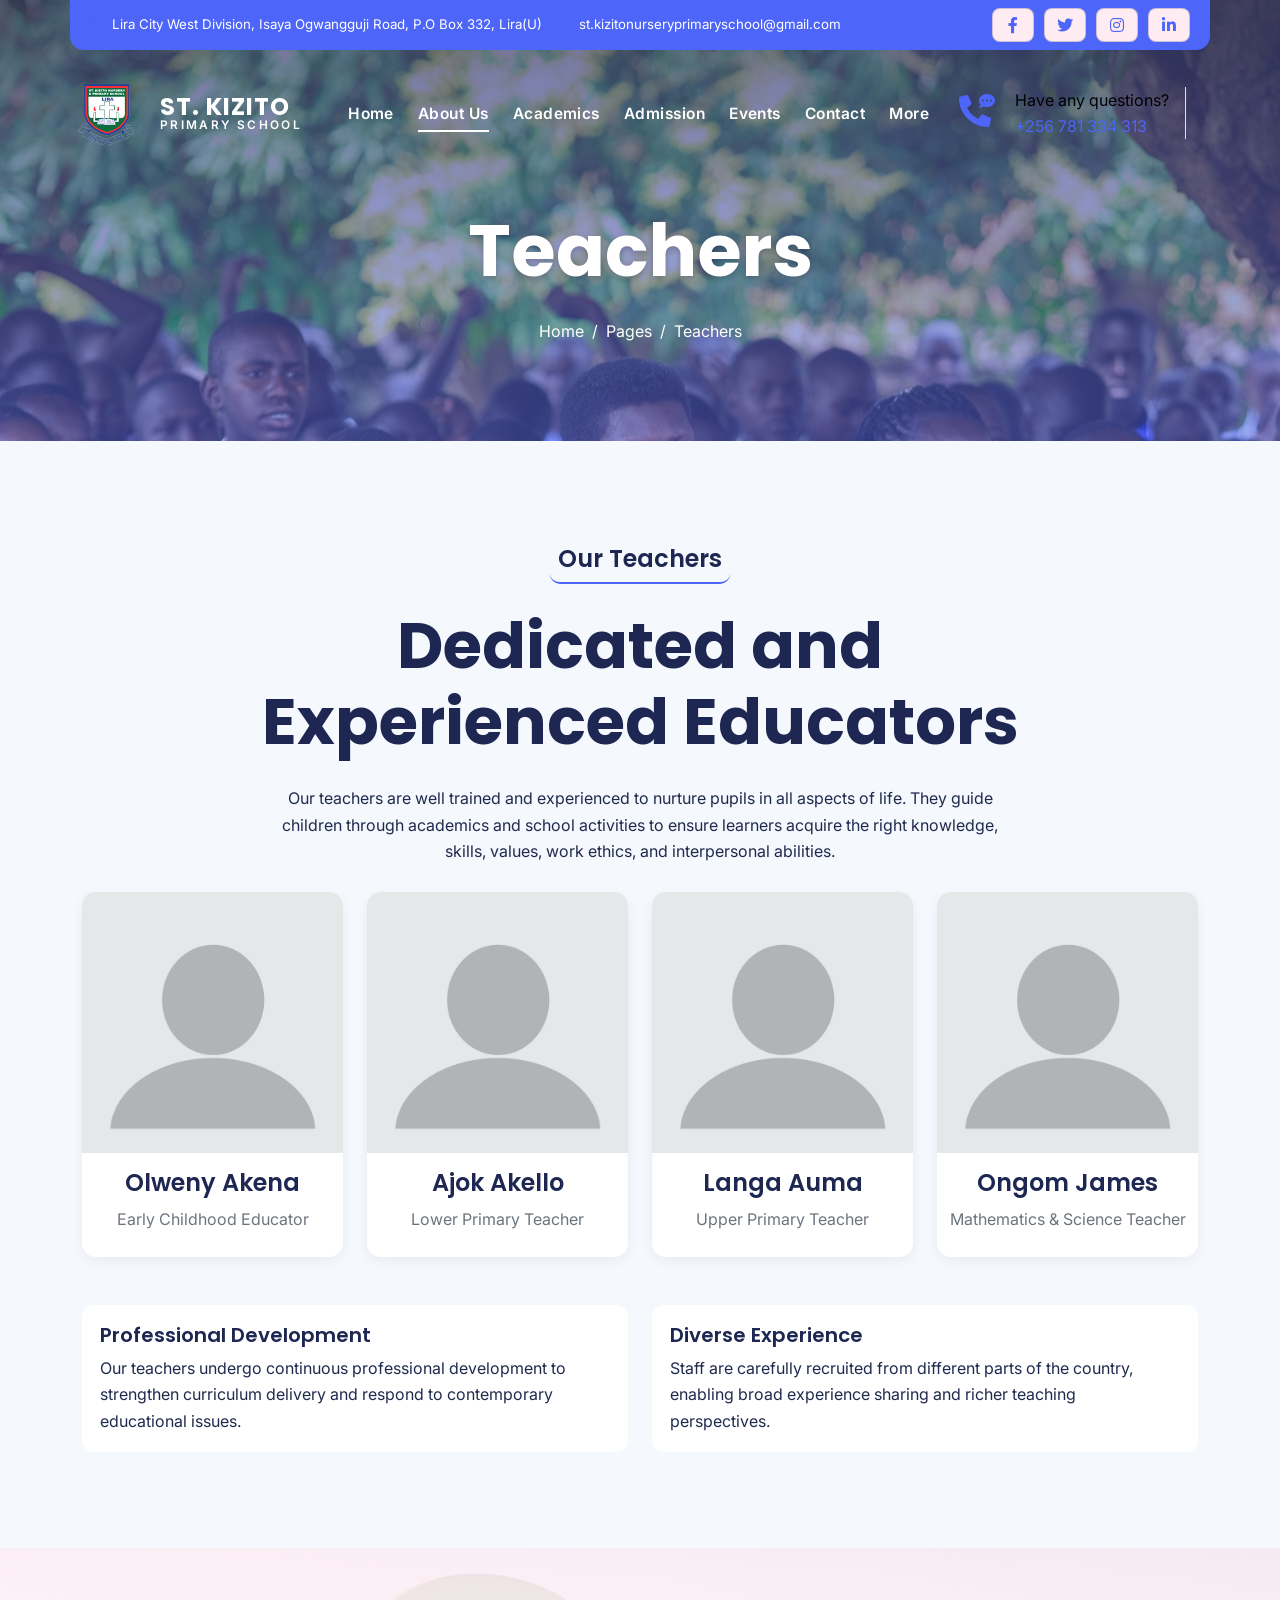
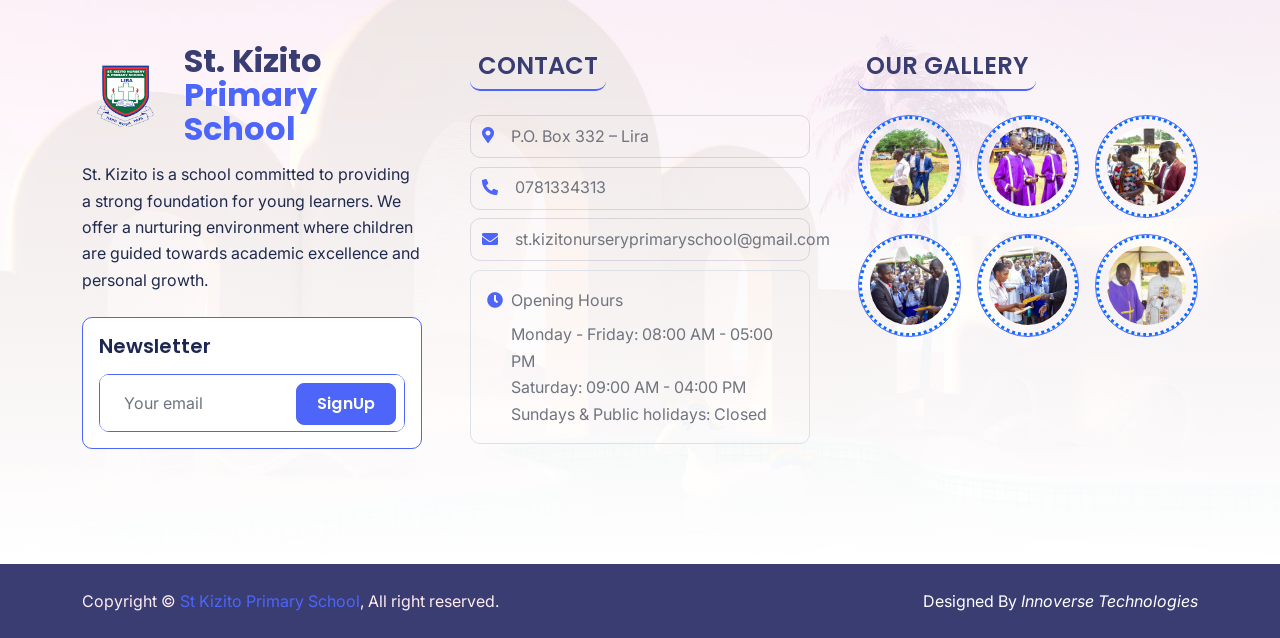
<file: team.html>
<!DOCTYPE html>
<html lang="en">

<head>
    <meta charset="utf-8">
    <title>St Kizito Day and Nursery School - Lira</title>
    <meta content="width=device-width, initial-scale=1.0" name="viewport">
    <meta content="" name="keywords">
    <meta content="" name="description">

    <!-- Google Web Fonts -->
    <link rel="preconnect" href="https://fonts.googleapis.com">
    <link rel="preconnect" href="https://fonts.gstatic.com" crossorigin>
    <link href="https://fonts.googleapis.com/css2?family=Inter:wght@400;500;600&family=Poppins:wght@500;600;700;800&display=swap" rel="stylesheet">

    <!-- Icon Font Stylesheet -->
    <link rel="stylesheet" href="https://use.fontawesome.com/releases/v5.15.4/css/all.css"/>
    <link href="https://cdn.jsdelivr.net/npm/bootstrap-icons@1.4.1/font/bootstrap-icons.css" rel="stylesheet">

    <!-- Libraries Stylesheet -->
    <link href="lib/animate/animate.min.css" rel="stylesheet">
    <link href="lib/lightbox/css/lightbox.min.css" rel="stylesheet">
    <link href="lib/owlcarousel/assets/owl.carousel.min.css" rel="stylesheet">

    <!-- Customized Bootstrap Stylesheet -->
    <link href="css/bootstrap.min.css" rel="stylesheet">

    <!-- Template Stylesheet -->
    <link href="css/style.css" rel="stylesheet">

    

</head>

<body>

    <!-- Spinner Start -->
    <!-- <div id="spinner" class="show w-100 vh-100 bg-white position-fixed translate-middle top-50 start-50  d-flex align-items-center justify-content-center">
        <div class="spinner-grow text-primary" role="status"></div>
    </div> -->
    <!-- Spinner End -->


    <!-- Navbar start -->
    <div class="container-fluid border-bottom bg-light site-header">
        <div class="container topbar bg-primary d-none d-lg-block py-2" style="border-radius: 0 40px;">
            <div class="d-flex justify-content-between">
                <div class="top-info ps-2">
                    <small class="me-3"><i class="fas fa-map-marker-alt me-2 text-secondary"></i> <a href="#" class="text-white">Lira City West Division, Isaya Ogwangguji Road, P.O Box 332, Lira(U)</a></small>
                    <small class="me-3"><i class="fas fa-envelope me-2 text-secondary"></i><a href="#" class="text-white">st.kizitonurseryprimaryschool@gmail.com</a></small>
                </div>
                <div class="top-link pe-2">
                    <a href="" class="btn btn-light btn-sm-square rounded-circle"><i class="fab fa-facebook-f text-secondary"></i></a>
                    <a href="" class="btn btn-light btn-sm-square rounded-circle"><i class="fab fa-twitter text-secondary"></i></a>
                    <a href="" class="btn btn-light btn-sm-square rounded-circle"><i class="fab fa-instagram text-secondary"></i></a>
                    <a href="" class="btn btn-light btn-sm-square rounded-circle me-0"><i class="fab fa-linkedin-in text-secondary"></i></a>
                </div>
            </div>
        </div>
        <div class="container px-0">
            <nav class="navbar navbar-light navbar-expand-xl py-3">
                <a href="index.html" class="navbar-brand school-brand" aria-label="ST. KIZITO PRIMARY SCHOOL">
                    <span class="school-brand-badge" aria-hidden="true">
                        <img src="img/stkizito (1).png" alt="" class="school-brand-badge-img">
                    </span>
                    <span class="school-brand-text">
                        <span class="school-brand-title">ST. KIZITO</span>
                        <span class="school-brand-subtitle">PRIMARY SCHOOL</span>
                    </span>
                </a>
                <button class="navbar-toggler py-2 px-3" type="button" data-bs-toggle="collapse" data-bs-target="#navbarCollapse">
                    <span class="fa fa-bars text-primary"></span>
                </button>
                <div class="collapse navbar-collapse" id="navbarCollapse">
                    <div class="navbar-nav mx-auto">
                        <a href="index.html" class="nav-item nav-link active">Home</a>
                        <a href="about.html" class="nav-item nav-link">About Us</a>
                        <a href="academics.html" class="nav-item nav-link ">Academics</a>
                        <a href="admission.html" class="nav-item nav-link ">Admission</a>
                        <a href="event.html" class="nav-item nav-link">Events</a>
                        <a href="contact.html" class="nav-item nav-link">Contact</a>
                        <div class="nav-item dropdown">
                            <a href="#" class="nav-link dropdown-toggle" data-bs-toggle="dropdown">More</a>
                            <div class="dropdown-menu m-0 bg-secondary rounded-0">
                                <a href="community.html" class="dropdown-item">Community</a>
                                <a href="gallery.html" class="dropdown-item">Gallery</a>
                            </div>
                        </div>
                    </div>
                    <div class="d-flex me-4">
                        <div id="phone-tada" class="d-flex align-items-center justify-content-center">
                            <a href="" class="position-relative wow tada" data-wow-delay=".9s" >
                                <i class="fa fa-phone-alt  fa-2x me-4"></i>
                                <div class="position-absolute" style="top: -7px; left: 20px;">
                                    <span><i class="fa fa-comment-dots text-secondary"></i></span>
                                </div>
                            </a>
                        </div>
                        <div class="d-flex flex-column pe-3 border-end" style="border-right: 3px solid #393D72;">

                                <span style="color:black;">Have any questions?</span>
                                <a href="#"><span class="text-secondary">+256 781 334 313</span></a>
                            </div>
                    </div>
                 
                </div>
            </nav>
        </div>
    </div>
    <!-- Navbar End -->


    <!-- Modal Search Start -->
    <div class="modal fade" id="searchModal" tabindex="-1" aria-labelledby="exampleModalLabel" aria-hidden="true">
        <div class="modal-dialog modal-fullscreen">
            <div class="modal-content rounded-0">
                <div class="modal-header">
                    <h5 class="modal-title" id="exampleModalLabel">Search by keyword</h5>
                    <button type="button" class="btn-close" data-bs-dismiss="modal" aria-label="Close"></button>
                </div>
                <div class="modal-body d-flex align-items-center">
                    <div class="input-group w-75 mx-auto d-flex">
                        <input type="search" class="form-control p-3" placeholder="keywords" aria-describedby="search-icon-1">
                        <span id="search-icon-1" class="input-group-text p-3"><i class="fa fa-search"></i></span>
                    </div>
                </div>
            </div>
        </div>
    </div>
    <!-- Modal Search End -->


        
        <!-- Page Header Start -->
        <div class="container-fluid page-header py-5 wow fadeIn" data-wow-delay="0.1s">
            <div class="container text-center py-5">
                <h1 class="display-2 text-white mb-4">Teachers</h1>
                <nav aria-label="breadcrumb">
                    <ol class="breadcrumb justify-content-center mb-0">
                        <li class="breadcrumb-item"><a href="#">Home</a></li>
                        <li class="breadcrumb-item"><a href="#">Pages</a></li>
                        <li class="breadcrumb-item text-white" aria-current="page">Teachers</li>
                    </ol>
                </nav>
            </div>
        </div>
        <!-- Page Header End -->


        <div class="container-fluid team py-5 teachers-page">
            <div class="container py-5">
                <div class="mx-auto text-center wow fadeIn" data-wow-delay="0.1s" style="max-width: 760px;">
                    <h4 class="mb-4 border-bottom border-secondary border-2 d-inline-block p-2 title-border-radius">Our Teachers</h4>
                    <h1 class="mb-4 display-3">Dedicated and Experienced Educators</h1>
                    <p class="mb-0">Our teachers are well trained and experienced to nurture pupils in all aspects of life. They guide children through academics and school activities to ensure learners acquire the right knowledge, skills, values, work ethics, and interpersonal abilities.</p>
                </div>

                <div class="row g-4 mt-1 justify-content-center">
                    <div class="col-md-6 col-lg-3 wow fadeIn" data-wow-delay="0.1s">
                        <div class="team-item teachers-card">
                            <img src="img/blank-profile.png" class="img-fluid w-100" alt="Early childhood teacher">
                            <div class="team-content text-center py-3">
                                <h4>Olweny Akena</h4>
                                <p class="text-muted mb-2">Early Childhood Educator</p>
                            </div>
                        </div>
                    </div>
                    <div class="col-md-6 col-lg-3 wow fadeIn" data-wow-delay="0.2s">
                        <div class="team-item teachers-card">
                            <img src="img/blank-profile.png" class="img-fluid w-100" alt="Lower primary teacher">
                            <div class="team-content text-center py-3">
                                <h4>Ajok Akello</h4>
                                <p class="text-muted mb-2">Lower Primary Teacher</p>
                            </div>
                        </div>
                    </div>
                    <div class="col-md-6 col-lg-3 wow fadeIn" data-wow-delay="0.3s">
                        <div class="team-item teachers-card">
                            <img src="img/blank-profile.png" class="img-fluid w-100" alt="Upper primary teacher">
                            <div class="team-content text-center py-3">
                                <h4>Langa Auma</h4>
                                <p class="text-muted mb-2">Upper Primary Teacher</p>
                            </div>
                        </div>
                    </div>
                    <div class="col-md-6 col-lg-3 wow fadeIn" data-wow-delay="0.4s">
                        <div class="team-item teachers-card">
                            <img src="img/blank-profile.png" class="img-fluid w-100" alt="Mathematics and science teacher">
                            <div class="team-content text-center py-3">
                                <h4>Ongom James</h4>
                                <p class="text-muted mb-2">Mathematics & Science Teacher</p>
                            </div>
                        </div>
                    </div>
                </div>

                <div class="row g-4 mt-4">
                    <div class="col-lg-6 wow fadeIn" data-wow-delay="0.2s">
                        <div class="teachers-info-card h-100">
                            <h5>Professional Development</h5>
                            <p class="mb-0">Our teachers undergo continuous professional development to strengthen curriculum delivery and respond to contemporary educational issues.</p>
                        </div>
                    </div>
                    <div class="col-lg-6 wow fadeIn" data-wow-delay="0.3s">
                        <div class="teachers-info-card h-100">
                            <h5>Diverse Experience</h5>
                            <p class="mb-0">Staff are carefully recruited from different parts of the country, enabling broad experience sharing and richer teaching perspectives.</p>
                        </div>
                    </div>
                </div>
            </div>
        </div>

           <!-- Footer Start -->
           <div class="container-fluid footer py-5 wow fadeIn" data-wow-delay="0.1s">
            <div class="container py-5">
                <div class="row g-5">
                    <div class="col-md-6 col-lg-4 col-xl-4">
                        <div class="footer-item">
                            <div class="footer-brand mb-3">
                                <span class="footer-brand-badge" aria-hidden="true">
                                    <img src="img/stkizito (1).png" alt="" class="footer-brand-badge-img">
                                </span>
                                <h2 class="fw-bold mb-0"><span class="text-dark mb-0">St. Kizito</span><span class="text-secondary"> Primary School</span></h2>
                            </div>
                            <p class="mb-4">St. Kizito is a school committed to providing a strong foundation for young learners. We offer a nurturing environment where children are guided towards academic excellence and personal growth.</p>
                            <div class="border border-secondary p-3 rounded bg-light">
                                <h5 class="mb-3">Newsletter</h5>
                                <div class="position-relative mx-auto border border-secondary rounded" style="max-width: 400px;">
                                    <input class="form-control border-0 w-100 py-3 ps-4 pe-5" type="text" placeholder="Your email">
                                    <button type="button" class="btn btn-secondary py-2 position-absolute top-0 end-0 mt-2 me-2 text-white">SignUp</button>
                                </div>
                            </div>
                        </div>
                    </div>
                    <div class="col-md-6 col-lg-4 col-xl-4">
                        <div class="footer-item">
                            <h4 class="text-dark mb-4 border-bottom border-secondary border-2 d-inline-block p-2 title-border-radius">CONTACT</h4>
                            <div class="d-flex flex-column align-items-start">
                                <a href="javascript:void(0)" class="text-body mb-4"><i class="fa fa-map-marker-alt text-secondary me-2"></i> P.O. Box 332 – Lira</a>
                                <a href="javascript:void(0)" class="text-start text-body mb-4"><i class="fa fa-phone-alt text-secondary me-2"></i> 0781334313</a>
                                <a href="mailto:st.kizitonurseryprimaryschool@gmail.com" class="text-start text-body mb-4"><i class="fas fa-envelope text-secondary me-2"></i> st.kizitonurseryprimaryschool@gmail.com</a>
                                <div class="text-start text-body mb-4 p-3 rounded border w-100">
                                    <div class="d-flex align-items-center mb-2">
                                        <i class="fa fa-clock text-secondary me-2"></i>
                                        <span class="fw-semibold">Opening Hours</span>
                                         
                                    </div>
                                    <ul class="list-unstyled mb-0 ps-4">
                                        <li>Monday - Friday: 08:00 AM - 05:00 PM</li>
                                        <li>Saturday: 09:00 AM - 04:00 PM</li>
                                        <li>Sundays &amp; Public holidays: Closed</li>
                                    </ul>
                                </div>
                            </div>
                        </div>
                    </div>
                    <div class="col-md-6 col-lg-4 col-xl-4">
                        <div class="footer-item">
                            <h4 class="text-dark mb-4 border-bottom border-secondary border-2 d-inline-block p-2 title-border-radius">OUR GALLERY</h4>
                            <div class="row g-3">
                                <div class="col-4">
                                    <div class="footer-galary-img rounded-circle border border-secondary">
                                        <img src="img/stkizito (8) (1).jpg" class="img-fluid rounded-circle p-2" alt="Gallery Image 1">
                                    </div>
                                </div>
                                <div class="col-4">
                                    <div class="footer-galary-img rounded-circle border border-secondary">
                                        <img src="img/stkizito (1) (1).jpg" class="img-fluid rounded-circle p-2" alt="Gallery Image 2">
                                    </div>
                                </div>
                                <div class="col-4">
                                    <div class="footer-galary-img rounded-circle border border-secondary">
                                        <img src="img/stkizito (13) (1).jpg" class="img-fluid rounded-circle p-2" alt="Gallery Image 3">
                                    </div>
                                </div>
                                <div class="col-4">
                                    <div class="footer-galary-img rounded-circle border border-secondary">
                                        <img src="img/stkizito (12) (1).jpg" class="img-fluid rounded-circle p-2" alt="Gallery Image 4">
                                    </div>
                                </div>
                                <div class="col-4">
                                    <div class="footer-galary-img rounded-circle border border-secondary">
                                        <img src="img/stkizito (11) (1).jpg" class="img-fluid rounded-circle p-2" alt="Gallery Image 5">
                                    </div>
                                </div>
                                <div class="col-4">
                                    <div class="footer-galary-img rounded-circle border border-secondary">
                                        <img src="img/stkizito (3) (1).jpg" class="img-fluid rounded-circle p-2" alt="Gallery Image 6">
                                    </div>
                                </div>
                            </div>
                        </div>
                    </div>
                </div>
            </div>
        </div>
        <!-- Footer End -->


        <!-- Copyright Start -->
        <div class="container-fluid copyright bg-dark py-4">
            <div class="container">
                <div class="row">
                    <div class="col-md-6 text-center text-md-start mb-3 mb-md-0">
                        <span class="text-light">Copyright &copy; <a href="#">St Kizito Primary School</a>, All right reserved.</span>
                    </div>
                    <div class="col-md-6 my-auto text-center text-md-end text-white">
                        <!--/*** This template is free as long as you keep the below author’s credit link/attribution link/backlink. ***/-->
                        <!--/*** If you'd like to use the template without the below author’s credit link/attribution link/backlink, ***/-->
                        <!--/*** you can purchase the Credit Removal License from "https://htmlcodex.com/credit-removal". ***/-->
                        Designed By <i>Innoverse Technologies</i>
                    </div>
                </div>
            </div>
        </div>
        <!-- Copyright End -->


        <!-- Back to Top -->
        <a href="#" class="btn btn-primary border-3 border-primary rounded-circle back-to-top"><i class="fa fa-arrow-up"></i></a>   

        
    <!-- JavaScript Libraries -->
    <script src="https://ajax.googleapis.com/ajax/libs/jquery/3.6.4/jquery.min.js"></script>
    <script src="https://cdn.jsdelivr.net/npm/bootstrap@5.0.0/dist/js/bootstrap.bundle.min.js"></script>
    <script src="lib/wow/wow.min.js"></script>
    <script src="lib/easing/easing.min.js"></script>
    <script src="lib/waypoints/waypoints.min.js"></script>
    <script src="lib/lightbox/js/lightbox.min.js"></script>
    <script src="lib/owlcarousel/owl.carousel.min.js"></script>

    <!-- Template Javascript -->
    <script src="js/main.js"></script>
    </body>

</html>
</file>
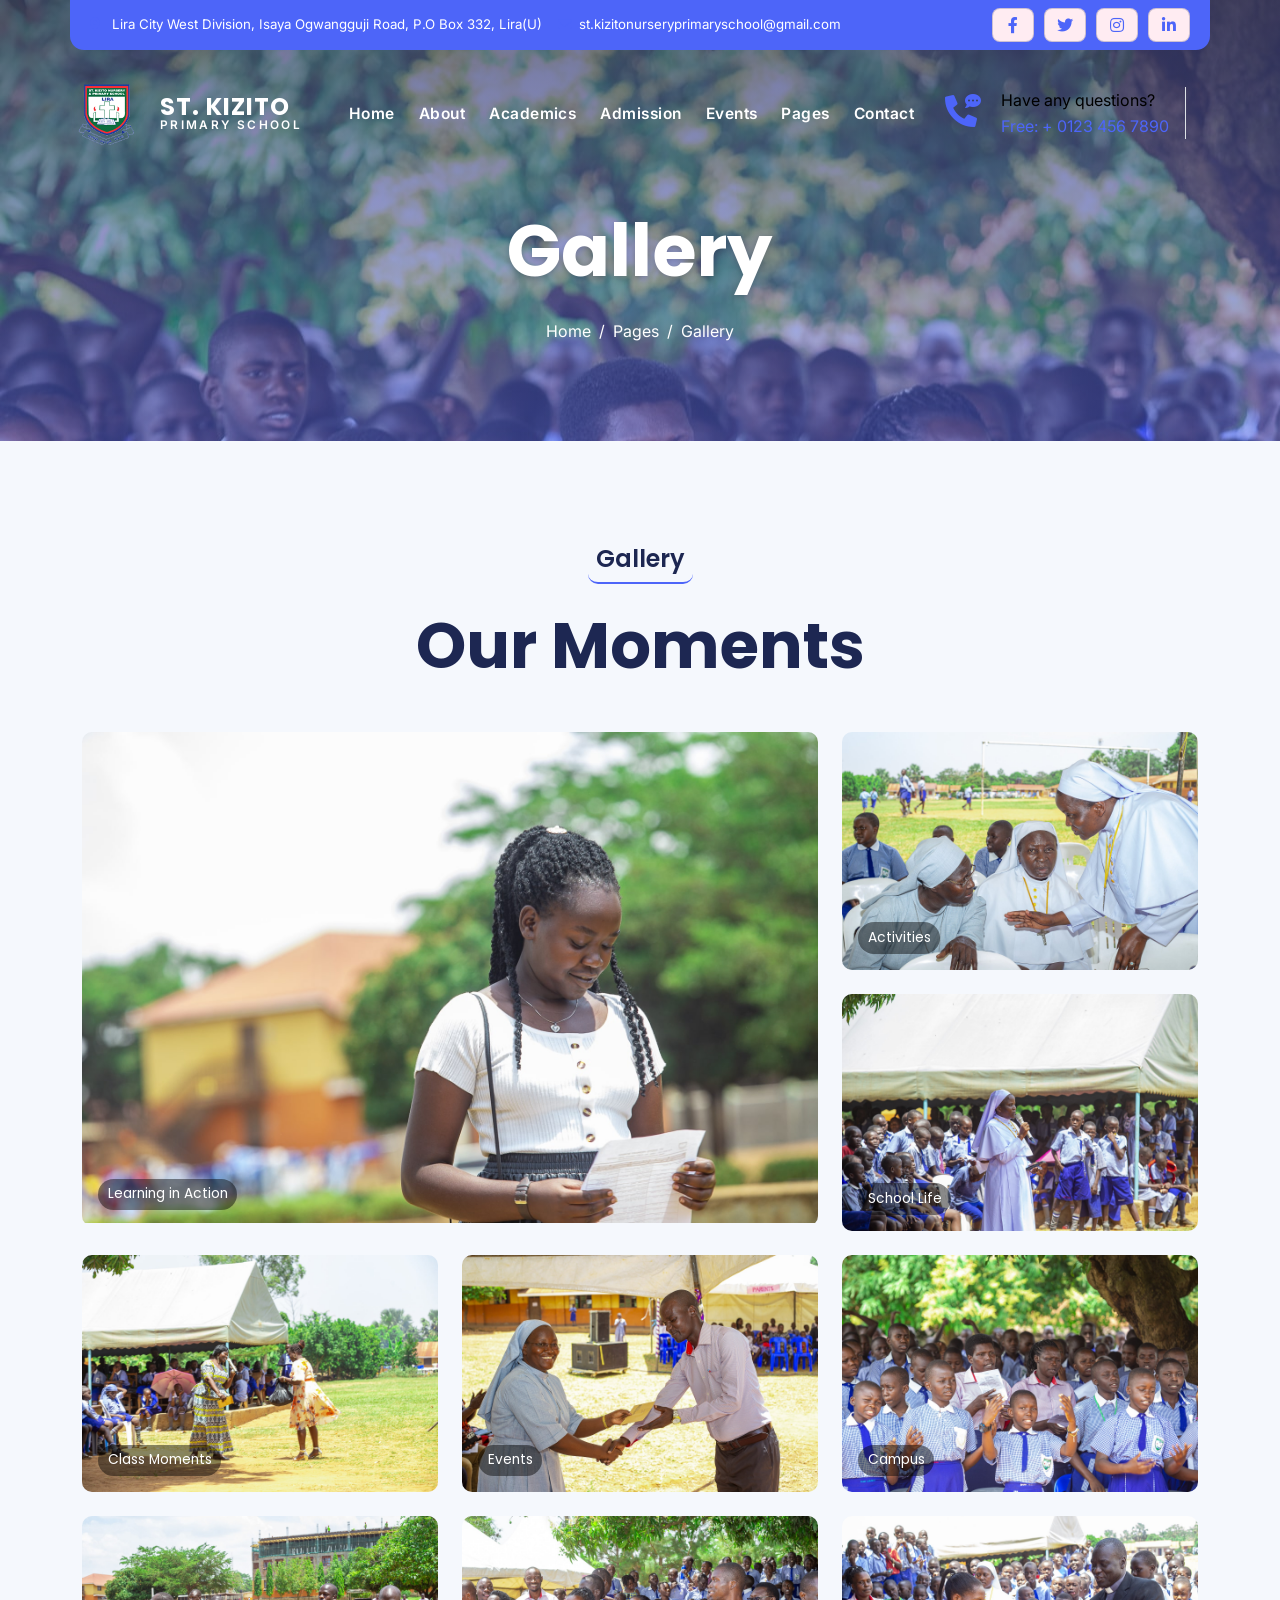
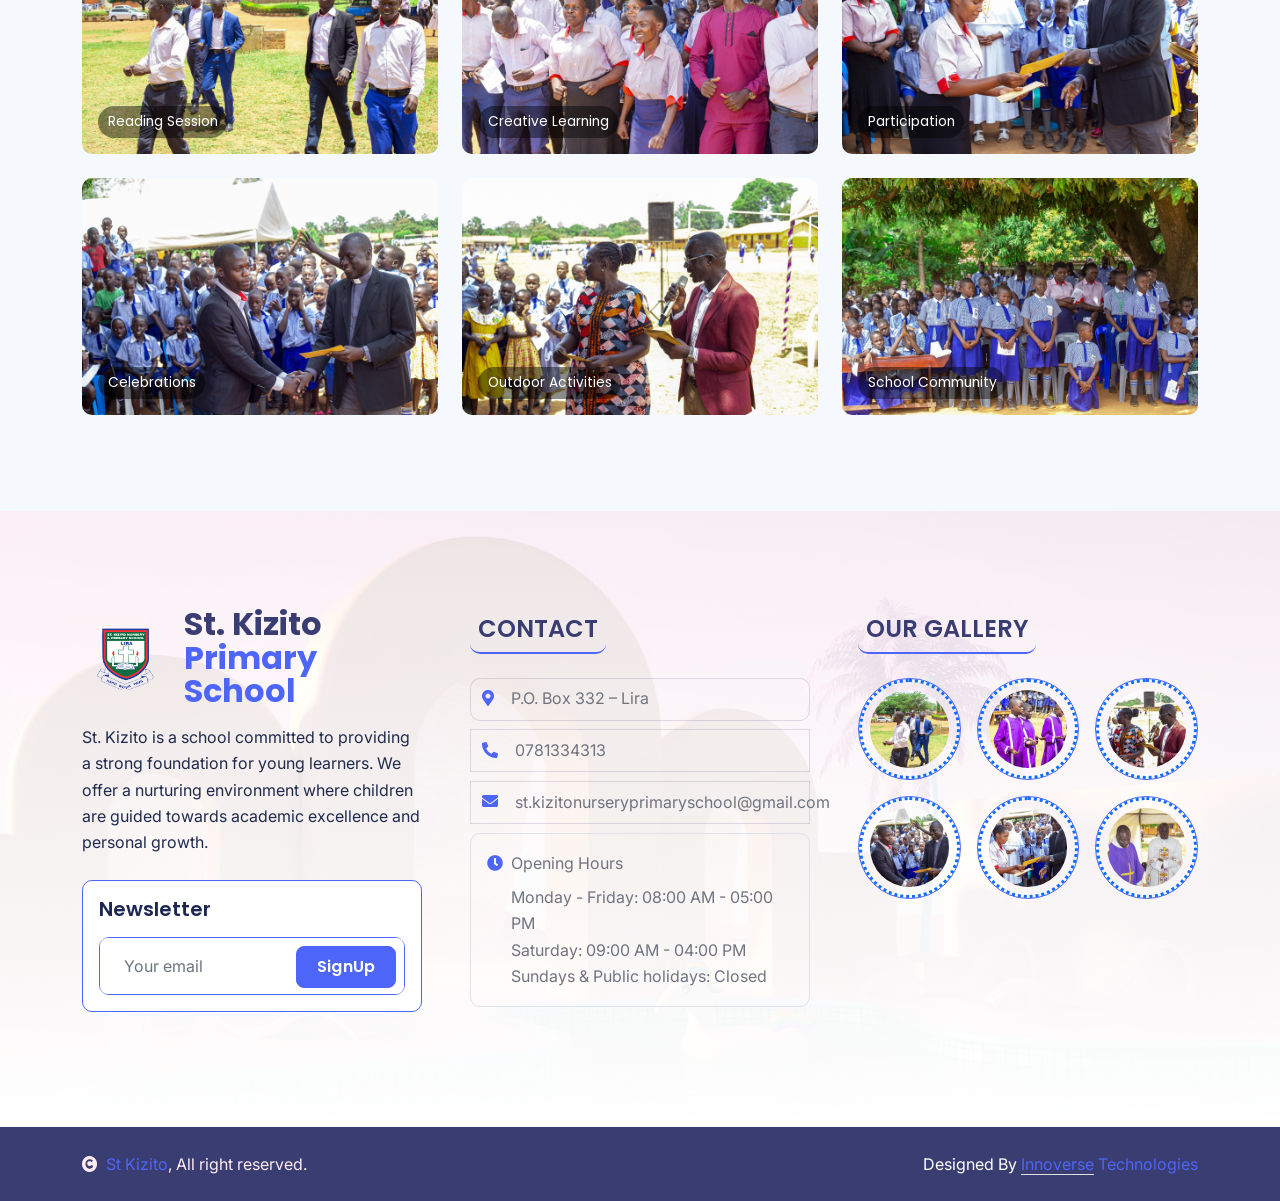
<file: testimonial.html>
<!DOCTYPE html>
<html lang="en">

<head>
    <meta charset="utf-8">
    <title>St Kizito Day and Nursery School - Lira</title>
    <meta content="width=device-width, initial-scale=1.0" name="viewport">
    <meta content="" name="keywords">
    <meta content="" name="description">

    <!-- Google Web Fonts -->
    <link rel="preconnect" href="https://fonts.googleapis.com">
    <link rel="preconnect" href="https://fonts.gstatic.com" crossorigin>
    <link href="https://fonts.googleapis.com/css2?family=Inter:wght@400;500;600&family=Poppins:wght@500;600;700;800&display=swap" rel="stylesheet">

    <!-- Icon Font Stylesheet -->
    <link rel="stylesheet" href="https://use.fontawesome.com/releases/v5.15.4/css/all.css"/>
    <link href="https://cdn.jsdelivr.net/npm/bootstrap-icons@1.4.1/font/bootstrap-icons.css" rel="stylesheet">

    <!-- Libraries Stylesheet -->
    <link href="lib/animate/animate.min.css" rel="stylesheet">
    <link href="lib/lightbox/css/lightbox.min.css" rel="stylesheet">
    <link href="lib/owlcarousel/assets/owl.carousel.min.css" rel="stylesheet">

    <!-- Customized Bootstrap Stylesheet -->
    <link href="css/bootstrap.min.css" rel="stylesheet">

    <!-- Template Stylesheet -->
    <link href="css/style.css" rel="stylesheet">

    

</head>

<body>

    <!-- Spinner Start -->
    <!-- <div id="spinner" class="show w-100 vh-100 bg-white position-fixed translate-middle top-50 start-50  d-flex align-items-center justify-content-center">
        <div class="spinner-grow text-primary" role="status"></div>
    </div> -->
    <!-- Spinner End -->


    <!-- Navbar start -->
    <div class="container-fluid border-bottom bg-light site-header">
        <div class="container topbar bg-primary d-none d-lg-block py-2" style="border-radius: 0 40px;">
            <div class="d-flex justify-content-between">
                <div class="top-info ps-2">
                    <small class="me-3"><i class="fas fa-map-marker-alt me-2 text-secondary"></i> <a href="#" class="text-white">Lira City West Division, Isaya Ogwangguji Road, P.O Box 332, Lira(U)</a></small>
                    <small class="me-3"><i class="fas fa-envelope me-2 text-secondary"></i><a href="#" class="text-white">st.kizitonurseryprimaryschool@gmail.com</a></small>
                </div>
                <div class="top-link pe-2">
                    <a href="" class="btn btn-light btn-sm-square rounded-circle"><i class="fab fa-facebook-f text-secondary"></i></a>
                    <a href="" class="btn btn-light btn-sm-square rounded-circle"><i class="fab fa-twitter text-secondary"></i></a>
                    <a href="" class="btn btn-light btn-sm-square rounded-circle"><i class="fab fa-instagram text-secondary"></i></a>
                    <a href="" class="btn btn-light btn-sm-square rounded-circle me-0"><i class="fab fa-linkedin-in text-secondary"></i></a>
                </div>
            </div>
        </div>
        <div class="container px-0">
            <nav class="navbar navbar-light navbar-expand-xl py-3">
                <a href="index.html" class="navbar-brand school-brand" aria-label="ST. KIZITO PRIMARY SCHOOL">
                    <span class="school-brand-badge" aria-hidden="true">
                        <img src="img/stkizito (1).png" alt="" class="school-brand-badge-img">
                    </span>
                    <span class="school-brand-text">
                        <span class="school-brand-title">ST. KIZITO</span>
                        <span class="school-brand-subtitle">PRIMARY SCHOOL</span>
                    </span>
                </a>
                <button class="navbar-toggler py-2 px-3" type="button" data-bs-toggle="collapse" data-bs-target="#navbarCollapse">
                    <span class="fa fa-bars text-primary"></span>
                </button>
                <div class="collapse navbar-collapse" id="navbarCollapse">
                    <div class="navbar-nav mx-auto">
                        <a href="index.html" class="nav-item nav-link active">Home</a>
                        <a href="about.html" class="nav-item nav-link">About</a>
                        <a href="service.html" class="nav-item nav-link ">Academics</a>
                        <a href="program.html" class="nav-item nav-link ">Admission</a>
                        <a href="event.html" class="nav-item nav-link">Events</a>
                        <div class="nav-item dropdown">
                            <a href="#" class="nav-link dropdown-toggle" data-bs-toggle="dropdown">Pages</a>
                            <div class="dropdown-menu m-0 bg-secondary rounded-0">
                                <a href="blog.html" class="dropdown-item">Community</a>
                                <a href="testimonial.html" class="dropdown-item">Gallery</a>
                            </div>
                        </div>
                        <a href="contact.html" class="nav-item nav-link">Contact</a>
                    </div>
                    <div class="d-flex me-4">
                        <div id="phone-tada" class="d-flex align-items-center justify-content-center">
                            <a href="" class="position-relative wow tada" data-wow-delay=".9s" >
                                <i class="fa fa-phone-alt  fa-2x me-4"></i>
                                <div class="position-absolute" style="top: -7px; left: 20px;">
                                    <span><i class="fa fa-comment-dots text-secondary"></i></span>
                                </div>
                            </a>
                        </div>
                        <div class="d-flex flex-column pe-3 border-end" style="border-right: 3px solid #393D72;">

                            <span style="color:black;">Have any questions?</span>
                            <a href="#"><span class="text-secondary">Free: + 0123 456 7890</span></a>
                        </div>
                    </div>
                   
                </div>
            </nav>
        </div>
    </div>
    <!-- Navbar End -->


    <!-- Modal Search Start -->
    <div class="modal fade" id="searchModal" tabindex="-1" aria-labelledby="exampleModalLabel" aria-hidden="true">
        <div class="modal-dialog modal-fullscreen">
            <div class="modal-content rounded-0">
                <div class="modal-header">
                    <h5 class="modal-title" id="exampleModalLabel">Search by keyword</h5>
                    <button type="button" class="btn-close" data-bs-dismiss="modal" aria-label="Close"></button>
                </div>
                <div class="modal-body d-flex align-items-center">
                    <div class="input-group w-75 mx-auto d-flex">
                        <input type="search" class="form-control p-3" placeholder="keywords" aria-describedby="search-icon-1">
                        <span id="search-icon-1" class="input-group-text p-3"><i class="fa fa-search"></i></span>
                    </div>
                </div>
            </div>
        </div>
    </div>
    <!-- Modal Search End -->

        <!-- Page Header Start -->
        <div class="container-fluid page-header py-5 wow fadeIn" data-wow-delay="0.1s">
            <div class="container text-center py-5">
                <h1 class="display-2 text-white mb-4">Gallery</h1>
                <nav aria-label="breadcrumb">
                    <ol class="breadcrumb justify-content-center mb-0">
                        <li class="breadcrumb-item"><a href="#">Home</a></li>
                        <li class="breadcrumb-item"><a href="#">Pages</a></li>
                        <li class="breadcrumb-item text-white" aria-current="page">Gallery</li>
                    </ol>
                </nav>
            </div>
        </div>
        <!-- Page Header End -->


        <!-- Gallery Start -->
        <div class="container-fluid testimonial py-5">
            <div class="container py-5">
                <div class="mx-auto text-center wow fadeIn" data-wow-delay="0.1s" style="max-width: 700px;">
                    <h4 class="mb-4 border-bottom border-secondary border-2 d-inline-block p-2 title-border-radius">Gallery</h4>
                    <h1 class="mb-5 display-3">Our Moments</h1>
                </div>

                <div class="row g-4 gallery-grid">
                    <div class="col-lg-8 wow fadeIn" data-wow-delay="0.1s">
                        <a href="img/st (3).jpg" data-lightbox="gallery" class="gallery-card gallery-featured">
                            <img src="img/st (3).jpg" alt="Students in class">
                            <span>Learning in Action</span>
                        </a>
                    </div>
                    <div class="col-lg-4">
                        <div class="row g-4">
                            <div class="col-12 wow fadeIn" data-wow-delay="0.2s">
                                <a href="img/stkizito (4).jpg" data-lightbox="gallery" class="gallery-card">
                                    <img src="img/stkizito (4).jpg" alt="Co-curricular activities">
                                    <span>Activities</span>
                                </a>
                            </div>
                            <div class="col-12 wow fadeIn" data-wow-delay="0.3s">
                                <a href="img/stkizito (6).jpg" data-lightbox="gallery" class="gallery-card">
                                    <img src="img/stkizito (6).jpg" alt="School environment">
                                    <span>School Life</span>
                                </a>
                            </div>
                        </div>
                    </div>
                    <div class="col-md-6 col-lg-4 wow fadeIn" data-wow-delay="0.2s">
                        <a href="img/stkizito (7).jpg" data-lightbox="gallery" class="gallery-card">
                            <img src="img/stkizito (7).jpg" alt="Class activities">
                            <span>Class Moments</span>
                        </a>
                    </div>
                    <div class="col-md-6 col-lg-4 wow fadeIn" data-wow-delay="0.3s">
                        <a href="img/stkizito (10).jpg" data-lightbox="gallery" class="gallery-card">
                            <img src="img/stkizito (10).jpg" alt="School event">
                            <span>Events</span>
                        </a>
                    </div>
                    <div class="col-md-6 col-lg-4 wow fadeIn" data-wow-delay="0.4s">
                        <a href="img/stkizito (2).jpg" data-lightbox="gallery" class="gallery-card">
                            <img src="img/stkizito (2).jpg" alt="Campus highlight">
                            <span>Campus</span>
                        </a>
                    </div>
                    <div class="col-md-6 col-lg-4 wow fadeIn" data-wow-delay="0.2s">
                        <a href="img/stkizito (8).jpg" data-lightbox="gallery" class="gallery-card">
                            <img src="img/stkizito (8).jpg" alt="Reading session">
                            <span>Reading Session</span>
                        </a>
                    </div>
                    <div class="col-md-6 col-lg-4 wow fadeIn" data-wow-delay="0.3s">
                        <a href="img/stkizito (9).jpg" data-lightbox="gallery" class="gallery-card">
                            <img src="img/stkizito (9).jpg" alt="Creative learning">
                            <span>Creative Learning</span>
                        </a>
                    </div>
                    <div class="col-md-6 col-lg-4 wow fadeIn" data-wow-delay="0.4s">
                        <a href="img/stkizito (11).jpg" data-lightbox="gallery" class="gallery-card">
                            <img src="img/stkizito (11).jpg" alt="Classroom participation">
                            <span>Participation</span>
                        </a>
                    </div>
                    <div class="col-md-6 col-lg-4 wow fadeIn" data-wow-delay="0.2s">
                        <a href="img/stkizito (12).jpg" data-lightbox="gallery" class="gallery-card">
                            <img src="img/stkizito (12).jpg" alt="School celebrations">
                            <span>Celebrations</span>
                        </a>
                    </div>
                    <div class="col-md-6 col-lg-4 wow fadeIn" data-wow-delay="0.3s">
                        <a href="img/stkizito (13).jpg" data-lightbox="gallery" class="gallery-card">
                            <img src="img/stkizito (13).jpg" alt="Outdoor activities">
                            <span>Outdoor Activities</span>
                        </a>
                    </div>
                    <div class="col-md-6 col-lg-4 wow fadeIn" data-wow-delay="0.4s">
                        <a href="img/stkizito (14).jpg" data-lightbox="gallery" class="gallery-card">
                            <img src="img/stkizito (14).jpg" alt="School community">
                            <span>School Community</span>
                        </a>
                    </div>
                </div>
            </div>
        </div>
        <!-- Gallery End -->


          <!-- Footer Start -->
          <div class="container-fluid footer py-5 wow fadeIn" data-wow-delay="0.1s">
            <div class="container py-5">
                <div class="row g-5">
                    <div class="col-md-6 col-lg-4 col-xl-4">
                        <div class="footer-item">
                            <div class="footer-brand mb-3">
                                <span class="footer-brand-badge" aria-hidden="true">
                                    <img src="img/stkizito (1).png" alt="" class="footer-brand-badge-img">
                                </span>
                                <h2 class="fw-bold mb-0"><span class="text-dark mb-0">St. Kizito</span><span class="text-secondary"> Primary School</span></h2>
                            </div>
                            <p class="mb-4">St. Kizito is a school committed to providing a strong foundation for young learners. We offer a nurturing environment where children are guided towards academic excellence and personal growth.</p>
                            <div class="border border-secondary p-3 rounded bg-light">
                                <h5 class="mb-3">Newsletter</h5>
                                <div class="position-relative mx-auto border border-secondary rounded" style="max-width: 400px;">
                                    <input class="form-control border-0 w-100 py-3 ps-4 pe-5" type="text" placeholder="Your email">
                                    <button type="button" class="btn btn-secondary py-2 position-absolute top-0 end-0 mt-2 me-2 text-white">SignUp</button>
                                </div>
                            </div>
                        </div>
                    </div>
                    <div class="col-md-6 col-lg-4 col-xl-4">
                        <div class="footer-item">
                            <h4 class="text-dark mb-4 border-bottom border-secondary border-2 d-inline-block p-2 title-border-radius">CONTACT</h4>
                            <div class="d-flex flex-column align-items-start">
                                <a href="javascript:void(0)" class="text-body mb-4"><i class="fa fa-map-marker-alt text-secondary me-2"></i> P.O. Box 332 – Lira</a>
                                <a href="javascript:void(0)" class="text-start rounded-0 text-body mb-4"><i class="fa fa-phone-alt text-secondary me-2"></i> 0781334313</a>
                                <a href="mailto:st.kizitonurseryprimaryschool@gmail.com" class="text-start rounded-0 text-body mb-4"><i class="fas fa-envelope text-secondary me-2"></i> st.kizitonurseryprimaryschool@gmail.com</a>
                                <div class="text-start text-body mb-4 p-3 rounded border w-100">
                                    <div class="d-flex align-items-center mb-2">
                                        <i class="fa fa-clock text-secondary me-2"></i>
                                        <span class="fw-semibold">Opening Hours</span>
                                         
                                    </div>
                                    <ul class="list-unstyled mb-0 ps-4">
                                        <li>Monday - Friday: 08:00 AM - 05:00 PM</li>
                                        <li>Saturday: 09:00 AM - 04:00 PM</li>
                                        <li>Sundays &amp; Public holidays: Closed</li>
                                    </ul>
                                </div>
                            </div>
                        </div>
                    </div>
                    <div class="col-md-6 col-lg-4 col-xl-4">
                        <div class="footer-item">
                            <h4 class="text-dark mb-4 border-bottom border-secondary border-2 d-inline-block p-2 title-border-radius">OUR GALLERY</h4>
                            <div class="row g-3">
                                <div class="col-4">
                                    <div class="footer-galary-img rounded-circle border border-secondary">
                                        <img src="img/stkizito (8) (1).jpg" class="img-fluid rounded-circle p-2" alt="Gallery Image 1">
                                    </div>
                                </div>
                                <div class="col-4">
                                    <div class="footer-galary-img rounded-circle border border-secondary">
                                        <img src="img/stkizito (1) (1).jpg" class="img-fluid rounded-circle p-2" alt="Gallery Image 2">
                                    </div>
                                </div>
                                <div class="col-4">
                                    <div class="footer-galary-img rounded-circle border border-secondary">
                                        <img src="img/stkizito (13) (1).jpg" class="img-fluid rounded-circle p-2" alt="Gallery Image 3">
                                    </div>
                                </div>
                                <div class="col-4">
                                    <div class="footer-galary-img rounded-circle border border-secondary">
                                        <img src="img/stkizito (12) (1).jpg" class="img-fluid rounded-circle p-2" alt="Gallery Image 4">
                                    </div>
                                </div>
                                <div class="col-4">
                                    <div class="footer-galary-img rounded-circle border border-secondary">
                                        <img src="img/stkizito (11) (1).jpg" class="img-fluid rounded-circle p-2" alt="Gallery Image 5">
                                    </div>
                                </div>
                                <div class="col-4">
                                    <div class="footer-galary-img rounded-circle border border-secondary">
                                        <img src="img/stkizito (3) (1).jpg" class="img-fluid rounded-circle p-2" alt="Gallery Image 6">
                                    </div>
                                </div>
                            </div>
                        </div>
                    </div>
                </div>
            </div>
        </div>
        <!-- Footer End -->



        <!-- Copyright Start -->
        <div class="container-fluid copyright bg-dark py-4">
            <div class="container">
                <div class="row">
                    <div class="col-md-6 text-center text-md-start mb-3 mb-md-0">
                        <span class="text-light"><a href="#"><i class="fas fa-copyright text-light me-2"></i>St Kizito</a>, All right reserved.</span>
                    </div>
                    <div class="col-md-6 my-auto text-center text-md-end text-white">
                        <!--/*** This template is free as long as you keep the below author’s credit link/attribution link/backlink. ***/-->
                        <!--/*** If you'd like to use the template without the below author’s credit link/attribution link/backlink, ***/-->
                        <!--/*** you can purchase the Credit Removal License from "https://htmlcodex.com/credit-removal". ***/-->
                        Designed By <a class="border-bottom" href="https://htmlcodex.com">Innoverse</a>  <a clas="border-bottom" href="https://innoverse.tech">Technologies</a>
                    </div>
                </div>
            </div>
        </div>
        <!-- Copyright End -->


        <!-- Back to Top -->
        <a href="#" class="btn btn-primary border-3 border-primary rounded-circle back-to-top"><i class="fa fa-arrow-up"></i></a>   

        
    <!-- JavaScript Libraries -->
    <script src="https://ajax.googleapis.com/ajax/libs/jquery/3.6.4/jquery.min.js"></script>
    <script src="https://cdn.jsdelivr.net/npm/bootstrap@5.0.0/dist/js/bootstrap.bundle.min.js"></script>
    <script src="lib/wow/wow.min.js"></script>
    <script src="lib/easing/easing.min.js"></script>
    <script src="lib/waypoints/waypoints.min.js"></script>
    <script src="lib/lightbox/js/lightbox.min.js"></script>
    <script src="lib/owlcarousel/owl.carousel.min.js"></script>

    <!-- Template Javascript -->
    <script src="js/main.js"></script>
    </body>

</html>
</file>
<file: css/style.css>
/*** Spinner Start ***/
#spinner {
    opacity: 0;
    visibility: hidden;
    transition: opacity .8s ease-out, visibility 0s linear .5s;
    z-index: 99999;
 }

 #spinner.show {
     transition: opacity .8s ease-out, visibility 0s linear .0s;
     visibility: visible;
     opacity: 1;
 }
/*** Spinner End ***/


/*** Common CSS Start ***/
.back-to-top {
    position: fixed;
    right: 30px;
    bottom: 30px;
    display: flex;
    width: 45px;
    height: 45px;
    align-items: center;
    justify-content: center;
    transition: 0.5s;
    z-index: 99;
}
.service {
    background-color: #D6E4FF!important;
}


.accordion-button {
    color: #007bff !important; /* Bootstrap primary blue */
}

/* General styling for the accordion */
.accordion-item {
    border: 2px solid #393D72 !important;  /* Blue border */
}

/* Accordion button default state */
.accordion-button {
    color: #393D72 !important;  /* Blue text */
    background-color: #D0D3F0 !important;  /* Light blue background */
    border: 2px solid #393D72 !important;
}

/* Remove pink when active (clicked/opened) */
.accordion-button:not(.collapsed) {
    background-color: #9A9FD8 !important;  /* Darker blue */
    color: white !important;  /* White text */
    border: 2px solid #393D72 !important;
}

/* Remove pink on hover */
.accordion-button:hover,
.accordion-button:focus,
.accordion-button:not(.collapsed):hover {
    background-color: #7F83C9 !important;  /* Even darker blue */
    color: white !important;
    box-shadow: none !important;
}

/* Remove pink when clicking */
.accordion-button:active {
    background-color: #9A9FD8 !important;
    color: white !important;
    border: 2px solid #393D72 !important;
}

/* Ensure dropdown (expanded content) stays blue */
.accordion-collapse {
    border: 2px solid #393D72 !important;
    background-color: #EEF0FF !important; /* Light blue */
}

/* Accordion body styling */
.accordion-body {
    background-color: #EEF0FF !important;
    color: #272B5C !important;
}

/* Remove any default Bootstrap focus styles */
.accordion-button:focus {
    outline: none !important;
    box-shadow: none !important;
}


.btn-primary:hover {
    background-color: white !important;
    color: #4D65F9 !important;
    border: 2px solid #4D65F9 !important; /* Ensures border remains visible */
}

.service-item {
    transition: all 0.3s ease-in-out; /* Smooth transition */
}

.service-item:hover {
    background-color: #4D65F9 !important; /* Custom blue */
    color: white !important; /* Text turns white */
    border-color: #4D65F9 !important; /* Border matches background */
}

.service-item:hover a,
.service-item:hover p,
.service-item:hover i {
    color: white !important; /* Change text, icons, and links to white */
}

.program-text {
    transition: all 0.3s ease-in-out; /* Smooth transition */
}

.program-text:hover a,
.program-text:hover p {
    color: white !important; /* Change text and links to white */
}

.blog-content {
    background-color: #D6E4FF!important; /* Light blue */
}

.blog-content {
    background-color: #D6E4FF !important; /* Light blue */
}

.blog-date-comments,
.blog-text-inner {
    background-color: #D6E4FF !important; /* Light blue */
}

.blog {
    background-color: #D6E4FF !important; /* Light blue */
}

.bg-light {
    background-color: #FFFFFF !important;
}

.academics-page.service {
    background: var(--school-page-bg) !important;
}

.breadcrumb-item,
.breadcrumb-item a,
.breadcrumb-item.active,
.breadcrumb-item + .breadcrumb-item::before {
    color: #FFFFFF !important;
}

.breadcrumb-item a {
    text-decoration: none;
}

.blog-text-inner a:hover {
    color:#4D65F9;
}

.team-content h4,
.team-content p {
    transition: color 0.3s ease;
}

.team-content:hover h4,
.team-content:hover p {
    color: blue;
}

.team-item {
    transition: color 0.3s ease;
}

.team-item:hover .team-content h4,
.team-item:hover .team-content p {
    color: blue !important;
}

h1,
h2,
h3,
.h1,
.h2,
.h3 {
    font-weight: 200;
    font-family: 'Poppins', Arial, sans-serif;
}

h4,
h5,
h6,
.h4,
.h5,
.h6 {
    font-weight: 600;
    font-family: 'Poppins', Arial, sans-serif;
}

.display-1,
.display-2,
.display-3,
.display-4,
.display-5,
.display-6 {
    font-weight: 700;
    font-family: 'Poppins', Arial, sans-serif;
}

.display-4,
.display-5,
.display-6 {
    font-weight: 600;
}

.wow,
.animated {
    animation-duration: 2s !important;
}
/*** Common CSS End ***/


/*** Button Start ***/
.btn {
    font-weight: 600;
    transition: .5s;
}

.btn-square {
    width: 32px;
    height: 32px;
}

.btn-sm-square {
    width: 34px;
    height: 34px;
}

.btn-md-square {
    width: 44px;
    height: 44px;
}

.btn-lg-square {
    width: 56px;
    height: 56px;
}

.btn-square,
.btn-sm-square,
.btn-md-square,
.btn-lg-square {
    padding: 0;
    display: flex;
    align-items: center;
    justify-content: center;
    font-weight: normal;
}

.btn.btn-primary {
    border: 0;
    color: var(--bs-white);
}

.btn.btn-primary:hover {
    background: var(--bs-secondary);
    color: var(--bs-primary);
}

.btn-border-radius {
    border-radius: 25% 10%;
}

.img-border-radius {
    border-radius: 50% 20% / 10% 40%;
}

.title-border-radius {
    border-radius: 10% 30%;
}
/*** Button End ***/


/*** Topbar Start ***/
.topbar .top-info {
    font-size: medium;
    font-weight: 400;
    font-family: 'Inter', 'Segoe UI', sans-serif;
    letter-spacing: 1px;
    display: flex;
    align-items: center;
}

.topbar .top-link {
    display: flex;
    align-items: center;
    justify-content: center;
}

.topbar .top-link a {
    margin-right: 10px;
}

.topbar .top-link a:hover {
    background: var(--bs-secondary) !important;
}

.topbar .top-link a:hover i {
    color: var(--bs-primary) !important;
}
/*** Topbar End ***/


/*** Navbar Start ***/
.navbar {
    border-bottom: 1px solid rgba(255, 255, 255, .1);
}

.navbar .navbar-nav .nav-link {
    padding: 10px 12px;
    font-size: 16px;
    font-weight: 600;
    transition: .5s;
}

.navbar .navbar-nav .nav-link:hover,
.navbar .navbar-nav .nav-link.active,
.fixed-top.bg-white .navbar .navbar-nav .nav-link:hover,
.fixed-top.bg-white .navbar .navbar-nav .nav-link.active {
    color:  #4d65f9;
}

.navbar .dropdown-toggle::after {
    border: none;
    content: "\f107";
    font-family: "Font Awesome 5 Free";
    font-weight: 700;
    vertical-align: middle;
    margin-left: 8px;
}

@media (min-width: 1200px) {
    .navbar .nav-item .dropdown-menu {
        display: block;
        visibility: hidden;
        top: 100%;
        font-weight: 400;
        font-family: 'Inter', 'Segoe UI', sans-serif;
        transform: rotateX(-75deg);
        transform-origin: 0% 0%;
        border: 0;
        transition: .5s;
        opacity: 0;
    }
}

.dropdown .dropdown-menu a:hover {
    background: var(--bs-secondary);
    color: var(--bs-primary);
}

.navbar .nav-item:hover .dropdown-menu {
    transform: rotateX(0deg);
    visibility: visible;
    background: var(--bs-light) !important;
    border-radius: 10px !important;
    transition: .5s;
    opacity: 1;
}

#searchModal .modal-content {
    background: rgba(255, 255, 255, .8);
}
/*** Navbar End ***/


/*** Hero Header ***/
.hero-header,
.page-header {
    background: linear-gradient(rgba(0, 0, 0, 0.5), rgba(0, 0, 0, 0.05)), url(../img/stkizito\ \(2\).jpg);
    background-position: center center;
    background-repeat: no-repeat;
    background-size: cover;
}
/*** Hero Header ***/


/*** About Start ***/
.video {
    position: relative;
    height: 100%;
    min-height: 400px;
    background: linear-gradient(rgba(255, 255, 255, 0.1), rgba(255, 255, 255, 0.1)), url(../img/stkizito\ \(5\).jpg);
    background-position: center center;
    background-repeat: no-repeat;
    background-size: cover;
    border-radius: 10px;
}

.video .btn-play {
    position: absolute;
    z-index: 3;
    top: 50%;
    left: 50%;
    transform: translateX(-50%) translateY(-50%);
    box-sizing: content-box;
    display: block;
    width: 32px;
    height: 44px;
    border-radius: 50%;
    border: none;
    outline: none;
    padding: 18px 20px 18px 28px;
}

.video .btn-play:before {
    content: "";
    position: absolute;
    z-index: 0;
    left: 50%;
    top: 50%;
    transform: translateX(-50%) translateY(-50%);
    display: block;
    width: 100px;
    height: 100px;
    background: var(--bs-secondary);
    border-radius: 50%;
    animation: pulse-border 1500ms ease-out infinite;
}

.video .btn-play:after {
    content: "";
    position: absolute;
    z-index: 1;
    left: 50%;
    top: 50%;
    transform: translateX(-50%) translateY(-50%);
    display: block;
    width: 100px;
    height: 100px;
    background: var(--bs-primary);
    border-radius: 50%;
    transition: all 200ms;
}

.video .btn-play img {
    position: relative;
    z-index: 3;
    max-width: 100%;
    width: auto;
    height: auto;
}

.video .btn-play span {
    display: block;
    position: relative;
    z-index: 3;
    width: 0;
    height: 0;
    border-left: 32px solid var(--bs-white);
    border-top: 22px solid transparent;
    border-bottom: 22px solid transparent;
}

@keyframes pulse-border {
    0% {
        transform: translateX(-50%) translateY(-50%) translateZ(0) scale(1);
        opacity: 1;
    }

    100% {
        transform: translateX(-50%) translateY(-50%) translateZ(0) scale(1.5);
        opacity: 0;
    }
}

#videoModal {
    z-index: 99999;
}

#videoModal .modal-dialog {
    position: relative;
    max-width: 800px;
    margin: 60px auto 0 auto;
}

#videoModal .modal-body {
    position: relative;
    padding: 0px;
}

#videoModal .close {
    position: absolute;
    width: 30px;
    height: 30px;
    right: 0px;
    top: -30px;
    z-index: 999;
    font-size: 30px;
    font-weight: normal;
    color: #FFFFFF;
    background: #000000;
    opacity: 1;
}

.video.border {
    border-radius: 50% 20% / 10% 40%;
}

.about {
    background: linear-gradient(rgba(255, 255, 255, 0.8), rgba(255, 255, 255, 0.8)), url(../img/background.jpg);
    background-position: center center;
    background-repeat: no-repeat;
    background-size: cover;
}
/*** About End ***/


/*** service Start ***/
.service {
    background: linear-gradient(rgba(255, 72, 128, 0.05), rgba(255, 72, 128, 0.2));
}

.service .service-item {
    box-shadow: var(--school-shadow);
    width: 100%;
    height: 100%;
    border-radius: 50% 20% / 10% 40%;
    border: 0;
    transition: 0.5s;
    position: relative;
}

.service-content::after {
    position: absolute;
    content: "";
    width: 0;
    height: 100%;
    top: 0;
    left: 0;
    right: auto;
    background: transparent;
    border-radius: 50% 20% / 10% 40%;
    transition: .5s;
}

.service-item:hover {
    box-shadow: 0 6px 14px rgba(29, 39, 82, 0.08);
}

.service-item:hover .service-content::after {
    background: var(--bs-secondary);
    width: 100%;
    opacity: 1;
    z-index: 1;
}

.service-item .service-content .service-content-inner {
    position: relative;
    z-index: 2;
}

.service-item .service-content-inner i,
.service-item .service-content-inner p,
.service-item .service-content-inner a.h4 {
    transition: 0.5s;
}

.service-item:hover .service-content-inner i,
.service-item:hover .service-content-inner p {
    color: var(--bs-white) !important;
}
.service-item:hover .service-content-inner a.h4 {
    color: var(--bs-primary);
}

.service-item:hover .service-content-inner a.btn-primary {
    background: var(--bs-white) !important;
    color: var(--bs-primary) !important;
}

.service-item .service-content-inner a.btn-primary:hover {
    background: var(--bs-primary) !important;
    color: var(--bs-white) !important;
}
/*** Service End ***/


/*** Programs Start ***/
.program {
    background: linear-gradient(rgba(255, 72, 128, 0.1), rgba(255, 72, 128, 0.1));
}

.program .program-item .program-img .program-rate {
    position: absolute;
    width: 100px; 
    top: -20px; 
    left: 50%; 
    margin-left: -50px; 
    border-radius: 10% / 50%;
}

.program .program-item .program-text {
    padding-top: 150px; 
    margin-top: -125px;
}

.program .program-item .program-img img,
.program .program-item .program-teacher img,
.program .program-item:hover .program-text-inner a.h4 {
    transition: 0.5s;
}

.program .program-item:hover .program-img img,
.program .program-item:hover .program-teacher img {
    transform: scale(1.2);
}

.program .program-item:hover .program-text-inner a.h4 {
    color: var(--bs-primary) !important;
}
/*** Programs End ***/


/*** Events Start ***/
.events .events-item {
    width: 100%;
    height: 100%;
    border-radius: 30%;
    position: relative;
}

.events .events-item .events-inner .events-rate {
    position: absolute;
    width: 120px; 
    top: -20px; 
    left: 50%; 
    margin-left: -60px; 
    border-radius: 10% / 50%;
}

.events .events-item .events-inner .events-img .event-overlay {
    position: absolute;
    top: 50%; 
    left: 50%;
    transform: translate(-50%, -50%);
    transition: 0.5s;
    z-index: 1;
    opacity: 0;
}

.events .events-item .events-inner .events-img:hover .event-overlay {
    opacity: 1;
}

.events .events-item .events-img::after {
    position: absolute;
    content: "";
    width: 100%;
    height: 0;
    top: 0;
    left: 0;
    bottom: auto;
    background: rgba(77, 101, 249, .7);
    border-radius: 10px;
    transition: 0.5s;
}

.events .events-item:hover .events-img::after {
    height: 100%;
    opacity: 1;
}

.events .events-item .events-text a.h4,
.events .events-item .events-img img {
    transition: 0.5s;
}

.events .events-item:hover .events-text a.h4 {
    color: var(--bs-primary) !important;
}

.events .events-item:hover .events-img img {
    transform: scale(1.3);
}
/*** Events End ***/


/*** Blog Start ***/
.blog .blog-item .blog-img::after {
    position: absolute;
    content: "";
    width: 100%;
    height: 0;
    top: 0;
    left: 0;
    bottom: auto;
    background: rgba(77, 101, 249, .7);
    border-radius: 10px 10px 0 0;
    transition: 0.5s;
}

.blog .blog-item:hover .blog-img::after {
    height: 100%;
    opacity: 1;
}

.blog .blog-item .blog-date-comments {
    padding-top: 150px !important; 
    margin-top: -125px;
}

.blog .blog-item .blog-img img,
.blog .blog-item .blog-content img,
.blog .blog-item .blog-text-inner a.h4 {
    transition: 0.5s;
}

.blog .blog-item:hover .blog-img img {
    transform: scale(1.3);
}

.blog .blog-item:hover .blog-content img {
    transform: scale(1.3);
}

.blog .blog-item:hover .blog-text-inner a.h4 {
    color: var(--bs-primary);
}
/*** Blog End ***/



/*** Team Start ***/
.team .team-item {
    position: relative;
    width: 100%;
    height: 100%;
}

.team .team-item .team-icon {
    position: absolute;
    bottom: 120px;
    left: 50%;
    transform: translateX(-50%);
}

.team .team-item .team-icon a.share-link {
    opacity: 0;
    transition: 0.5s;
}

.team .team-item:hover .team-icon a.share-link {
    opacity: 1;
}

.team .team-item .team-content,
.team .team-item .team-content h4,
.team .team-item .team-content p {
    transition: 0.5s;
}

.team .team-item:hover .team-content {
    background: var(--bs-primary) !important;
    border-radius: 0 0 10px 10px;
}

.team .team-item:hover .team-content h4 {
    color: var(--bs-white) !important;
}

.team .team-item:hover .team-content p {
    color: var(--bs-dark) !important;
}
/*** Team end ***/


/*** testimonial Start ***/
.testimonial .testimonial-carousel {
    position: relative;
}

.testimonial .testimonial-carousel .owl-stage {
    display: flex;
}

.testimonial .testimonial-carousel .owl-item {
    display: flex;
}

.testimonial .testimonial-carousel .owl-item > .testimonial-item {
    display: flex;
    width: 100%;
}

.testimonial-item {
    height: 100%;
}

.testimonial-card-body {
    display: flex;
    flex-direction: column;
    width: 100%;
    min-height: 100%;
}

.testimonial-copy {
    margin-top: auto;
}

.testimonial-text {
    display: -webkit-box;
    line-clamp: 4;
    -webkit-line-clamp: 4;
    -webkit-box-orient: vertical;
    overflow: hidden;
    margin-bottom: .25rem;
}

.testimonial-text.is-expanded {
    display: block;
    line-clamp: unset;
    -webkit-line-clamp: unset;
    overflow: visible;
}

.testimonial-more {
    align-self: flex-start;
    border: 0;
    background: transparent;
    padding: 0;
    color: var(--bs-secondary);
    font-weight: 600;
    text-decoration: underline;
}

.testimonial .testimonial-carousel .owl-dots {
    margin-top: 30px;
    display: flex;
    align-items: center;
    justify-content: center;
}

.testimonial .testimonial-carousel .owl-dot {
    position: relative;
    display: inline-block;
    margin: 0 5px;
    width: 15px;
    height: 15px;
    background: var(--bs-primary);
    border-radius: 10px;
    transition: 0.5s;
}

.testimonial .testimonial-carousel .owl-dot.active {
    width: 30px;
    background: var(--bs-secondary);
}
/*** testimonial End ***/


/*** Footer Start ***/
.footer {
    background: linear-gradient(rgba(255, 255, 255, .8), rgba(255, 255, 255, 1)), url(../img/background.jpg);
    background-position: top center;
    background-repeat: no-repeat;
    background-size: cover;
}

.footer-brand {
    display: inline-flex;
    align-items: center;
    gap: .65rem;
}

.footer-brand h2 {
    line-height: 1.05;
}

.footer-brand-badge {
    width: 5.7rem;
    height: 4.05rem;
    flex: 0 0 auto;
}

.footer-brand-badge-img {
    width: 100%;
    height: 100%;
    object-fit: contain;
    display: block;
}

.footer-brand-title {
    font-size: 1.50rem;
}

.footer-brand-subtitle {
    font-size: 0.85rem;
}

.footer .footer-galary-img img {
    width: 100%;
    border-style: dotted; 
    border-color: var(--bs-primary);
    transition: 0.5s;
}

.footer .footer-galary-img img:hover {
    transform: scale(1.2);
}

.footer-item a.text-body:hover {
    color: var(--bs-secondary) !important;
}
/*** Footer End ***/

/*** School Redesign Start ***/
:root {
    --school-surface: #FFFFFF;
    --school-surface-alt: #D6E4FF;
    --school-page-bg: #F5F8FD;
    --school-ink: #1F2A4D;
    --school-ink-soft: #566189;
    --school-border: rgba(57, 61, 114, 0.16);
    --school-radius: 14px;
    --school-radius-sm: 10px;
    --school-shadow: 0 4px 12px rgba(29, 39, 82, 0.06);
    --school-transition: all .22s ease;
}

body {
    background: var(--school-page-bg);
    font-family: 'Inter', 'Segoe UI', sans-serif;
    color: var(--school-ink);
    line-height: 1.65;
    letter-spacing: 0;
}

h1,
h2,
h3,
h4,
h5,
h6,
.h1,
.h2,
.h3,
.h4,
.h5,
.h6,
.display-1,
.display-2,
.display-3,
.display-4,
.display-5,
.display-6 {
    font-family: 'Poppins', Arial, sans-serif;
    color: #1D2752;
}

h1,
h2,
h3,
.h1,
.h2,
.h3 {
    font-weight: 700;
    line-height: 1.2;
}

h4,
h5,
h6,
.h4,
.h5,
.h6 {
    font-weight: 600;
}

p,
li,
small,
.text-body,
.topbar .top-info,
.navbar .navbar-nav .nav-link {
    font-family: 'Inter', 'Segoe UI', sans-serif;
}

.site-header {
    position: sticky;
    top: 0;
    z-index: 1050;
    background: rgba(255, 255, 255, 0.98) !important;
    border-bottom: 1px solid var(--school-border) !important;
    transition: background-color .2s ease, border-color .2s ease;
}

.site-header.scrolled {
    background: #FFFFFF !important;
    border-color: rgba(57, 61, 114, 0.26) !important;
}

.site-header .topbar.bg-primary {
    border-radius: 0 0 var(--school-radius) var(--school-radius) !important;
    box-shadow: none;
}

.topbar .top-info {
    font-size: 0.95rem;
    letter-spacing: 0;
}

.topbar .top-link a {
    box-shadow: none;
    border: 1px solid rgba(57, 61, 114, 0.25);
}

.navbar {
    border-bottom: 0;
}

.school-brand {
    display: inline-flex;
    align-items: center;
    gap: .72rem;
    text-decoration: none;
}

.school-brand-badge {
    width: 4.9rem;
    height: 5.25rem;
    display: inline-flex;
    align-items: center;
    justify-content: center;
    flex: 0 0 auto;
}

.school-brand-badge-img {
    width: 100%;
    height: 100%;
    object-fit: contain;
    display: block;
    filter: drop-shadow(0 3px 8px rgba(12, 17, 40, 0.28));
}

.school-brand-text {
    display: flex;
    flex-direction: column;
    line-height: 1.02;
}

.school-brand-title {
    font-family: 'Poppins', Arial, sans-serif;
    font-size: 1.5rem;
    font-weight: 700;
    letter-spacing: .04em;
    color: #FFFFFF;
}

.school-brand-subtitle {
    font-family: 'Inter', 'Segoe UI', sans-serif;
    font-size: .74rem;
    font-weight: 600;
    letter-spacing: .2em;
    color: rgba(255, 255, 255, 0.92);
}

.navbar .navbar-nav .nav-link {
    font-size: 0.97rem;
    font-weight: 600;
    letter-spacing: 0.03em;
}

.navbar .nav-item .dropdown-menu {
    border-radius: var(--school-radius-sm) !important;
    border: 1px solid var(--school-border);
    box-shadow: none;
}

.page-header {
    background: linear-gradient(rgba(57, 61, 114, 0.72), rgba(77, 101, 249, 0.45)), url(../img/stkizito\ \(2\).jpg);
}

.page-header h1 {
    text-shadow: 0 2px 6px rgba(12, 17, 40, 0.25);
}

.hero-carousel {
    margin-top: 0;
}

.hero-carousel .carousel-item {
    min-height: 560px;
}

.hero-slide {
    min-height: 560px;
    display: flex;
    align-items: center;
    background-position: center center;
    background-repeat: no-repeat;
    background-size: cover;
    position: relative;
}

.hero-slide::before {
    content: "";
    position: absolute;
    inset: 0;
    background: linear-gradient(100deg, rgba(30, 40, 86, 0.78) 0%, rgba(30, 40, 86, 0.55) 45%, rgba(77, 101, 249, 0.3) 100%);
}

.hero-slide .container {
    position: relative;
    z-index: 1;
}

.hero-slide-1 {
    background-image: url(../img/stkizito\ \(1\).jpg);
}

.hero-slide-2 {
    background-image: url(../img/stkizito\ \(6\).jpg);
}

.hero-slide-3 {
    background-image: url(../img/stkizito\ \(4\).jpg);
}

.hero-slide-4 {
    background-image: url(../img/stkizito\ \(5\).jpg);
}


.hero-kicker {
    display: inline-block;
    font-family: 'Poppins', Arial, sans-serif;
    font-size: .8rem;
    font-weight: 600;
    color: #FFFFFF;
    letter-spacing: .08em;
    text-transform: uppercase;
    margin-bottom: 1rem;
    padding: .35rem .7rem;
    border-radius: 999px;
    background: rgba(255, 255, 255, 0.16);
    opacity: 1;
    transform: translateY(0);
    transition: opacity .55s ease, transform .55s ease;
}

.hero-kicker.is-hidden {
    opacity: 0;
    transform: translateY(10px);
    pointer-events: none;
}

.hero-carousel .carousel-indicators {
    margin-bottom: -3.5rem;
}

.hero-carousel .carousel-indicators button {
    border-radius: 2px;
    border-bottom: solid 5px #4d65f9;
}

.hero-carousel .carousel-control-prev,
.hero-carousel .carousel-control-next {
    width: 8%;
}

.hero-carousel .carousel-control-prev-icon,
.hero-carousel .carousel-control-next-icon {
    width: 2rem;
    height: 2rem;
    border-radius: 50%;
    background-color: rgba(255, 255, 255, 0.24);
}

.btn {
    font-family: 'Poppins', Arial, sans-serif;
    text-transform: none;
    letter-spacing: 0.01em;
    border-radius: 8px !important;
    padding: .68rem 1.25rem;
    box-shadow: none !important;
    transition: var(--school-transition) !important;
}

.btn-primary {
    border: 1px solid transparent;
}

.btn-primary:hover {
    transform: none;
    background: #FFFFFF !important;
    color: var(--bs-primary) !important;
    border-color: var(--bs-primary) !important;
}

.btn-outline-light {
    border-width: 1px;
    box-shadow: none !important;
}

.btn-outline-light:hover {
    background: #FFFFFF !important;
    color: var(--bs-primary) !important;
    border-color: #FFFFFF !important;
}

.btn-border-radius,
.title-border-radius,
.img-border-radius,
.video.border {
    border-radius: var(--school-radius-sm) !important;
}

.about,
.footer {
    background-size: cover;
}

.service {
    background: linear-gradient(rgba(214, 228, 255, 0.55), rgba(214, 228, 255, 0.85));
}

.program {
    background: linear-gradient(rgba(214, 228, 255, 0.65), rgba(214, 228, 255, 0.35));
}

.service .row.g-5 > [class*="col-"],
.program .row.g-5 > [class*="col-"],
.events .row.g-4 > [class*="col-"],
.events .row.g-5 > [class*="col-"],
.blog .row.g-5 > [class*="col-"],
.team .row.g-5 > [class*="col-"] {
    display: flex;
}

.service .service-item,
.program .program-item,
.events .events-item,
.blog .blog-item,
.team .team-item {
    border-radius: var(--school-radius) !important;
    border: 0 !important;
    box-shadow: var(--school-shadow) !important;
    background: var(--school-surface);
    width: 100%;
    display: flex;
    flex-direction: column;
    overflow: hidden;
    transition: var(--school-transition);
}

.service-content::after {
    display: none;
}

.service .service-content,
.program .program-text,
.events .events-text,
.blog .blog-item .px-4.pb-4,
.team .team-item .team-content {
    flex: 1;
}

.service-item .service-content-inner,
.events .events-text,
.blog .blog-item .px-4.pb-4 {
    display: flex;
    flex-direction: column;
}

.service-item .service-content-inner p,
.events .events-text p,
.blog .blog-item .blog-text-inner {
    flex-grow: 1;
}

.events .events-item .events-inner .events-rate,
.program .program-item .program-img .program-rate {
    border-radius: 999px;
    font-family: 'Poppins', Arial, sans-serif;
    font-weight: 600;
    width: fit-content;
    margin-bottom: .75rem;
    padding: .2rem .7rem !important;
    background: rgba(77, 101, 249, 0.14) !important;
    color: var(--bs-primary) !important;
}

.service .service-item:hover,
.program .program-item:hover,
.events .events-item:hover,
.blog .blog-item:hover,
.team .team-item:hover {
    transform: none;
    box-shadow: 0 6px 14px rgba(29, 39, 82, 0.08) !important;
}

.events .events-img img {
    width: 100%;
    height: 220px;
    object-fit: cover;
}

.events .event-overlay a {
    width: 40px;
    height: 40px;
    border-radius: 50%;
    display: inline-flex;
    align-items: center;
    justify-content: center;
    background: rgba(77, 101, 249, 0.78);
}

.events .event-meta {
    display: grid;
    gap: .35rem;
    margin-bottom: .8rem;
}

.events .event-meta small {
    color: var(--school-ink-soft);
}

.contact-shell {
    background: var(--school-surface);
    border: 1px solid var(--school-border);
    border-radius: var(--school-radius);
}

.contact-info-card,
.contact-map-card,
.contact-detail-card {
    background: var(--school-surface);
    border: 0;
    border-radius: var(--school-radius-sm);
    padding: 1.5rem;
    height: 100%;
}

.contact-info-card i {
    font-size: 1.4rem;
}

.contact-info-card a {
    color: var(--school-ink);
}

.contact-map-card {
    padding: 0;
    overflow: hidden;
}

.contact-map-card iframe {
    border: 0;
    min-height: 320px;
}

.contact-hours li {
    display: flex;
    justify-content: space-between;
    align-items: baseline;
    gap: .8rem;
    border-bottom: 1px solid rgba(57, 61, 114, 0.1);
    padding: .5rem 0;
}

.contact-hours li:last-child {
    border-bottom: 0;
}

.gallery-grid .gallery-card {
    display: block;
    position: relative;
    border-radius: var(--school-radius-sm);
    overflow: hidden;
    border: 0;
    min-height: 230px;
}

.gallery-grid .gallery-featured {
    min-height: 494px;
}

.gallery-grid .gallery-card img {
    width: 100%;
    height: 100%;
    object-fit: cover;
    transition: transform .3s ease;
}

.gallery-grid .gallery-card span {
    position: absolute;
    left: 1rem;
    bottom: 1rem;
    font-family: 'Poppins', Arial, sans-serif;
    font-size: .86rem;
    color: #FFFFFF;
    background: rgba(0, 0, 0, 0.45);
    padding: .28rem .6rem;
    border-radius: 999px;
}

.gallery-grid .gallery-card:hover img {
    transform: scale(1.04);
}

.wow,
.animated {
    animation-duration: .6s !important;
}

.wow.tada,
#phone-tada .wow {
    animation: none !important;
}

.form-control,
.form-select {
    border-radius: 8px;
    border: 1px solid rgba(57, 61, 114, 0.28);
    font-family: 'Inter', 'Segoe UI', sans-serif;
}

.form-control:focus,
.form-select:focus {
    border-color: #4D65F9;
    box-shadow: 0 0 0 0.12rem rgba(77, 101, 249, 0.14);
}

@media (max-width: 991.98px) {
    .site-header .topbar {
        display: none !important;
    }

    .hero-carousel .carousel-item,
    .hero-slide {
        min-height: 460px;
    }

    .gallery-grid .gallery-featured {
        min-height: 260px;
    }
}
/*** School Redesign End ***/

/*** Round 3 Redesign Start ***/
.site-header {
    position: fixed;
    top: 0;
    left: 0;
    width: 100%;
    background: transparent !important;
    border-bottom: 0 !important;
}

.site-header .container.px-0 {
    border-radius: 0 0 var(--school-radius) var(--school-radius);
    transition: background-color .25s ease, border-color .25s ease;
}

.site-header .navbar .navbar-nav .nav-link,
.site-header .navbar .navbar-brand h1,
.site-header .navbar .dropdown-toggle::after,
.site-header .school-brand-title,
.site-header .school-brand-subtitle,
.site-header .school-brand-badge {
    color: #FFFFFF !important;
}

.site-header .navbar .navbar-toggler .fa-bars {
    color: #FFFFFF !important;
}

.site-header.scrolled .container.px-0 {
    border-top: 0;
}

.site-header.scrolled .navbar .navbar-nav .nav-link,
.site-header.scrolled .navbar .navbar-brand h1,
.site-header.scrolled .navbar .dropdown-toggle::after,
.site-header.scrolled .school-brand-title,
.site-header.scrolled .school-brand-subtitle,
.site-header.scrolled .school-brand-badge {
    color: #1D2752 !important;
}

.site-header.scrolled .navbar .navbar-toggler .fa-bars {
    color: var(--bs-primary) !important;
}

.page-header {
    padding-top: 10rem !important;
}

.hero-carousel .carousel-item,
.hero-slide {
    min-height: 700px;
}

.hero-slide .container {
    padding-top: 10rem !important;
    padding-bottom: 10rem !important;
}

.hero-card-indicators {
    left: 50%;
    transform: translateX(-50%);
    right: auto;
    bottom: 1.25rem;
    margin: 0;
    gap: .65rem;
}

.hero-card-indicators .hero-indicator-card {
    width: 100%;
    height: auto;
    text-indent: 0;
    margin: 0;
    background: white;
    color: #1D2752;
    padding: .65rem .75rem;
    opacity: 1;
}

.hero-indicator-title {
    display: block;
    font-family: 'Poppins', Arial, sans-serif;
    font-size: .78rem;
    font-weight: 600;
    margin-bottom: .2rem;
}

.hero-indicator-text {
    display: block;
    font-size: .78rem;
    line-height: 1.3;
}

.hero-card-indicators .hero-indicator-card.active {
    background: #4d65f9;
    border-color: #4d65f9;
    color: white;
    border-bottom: solid 5px #4d65f9;
}


.hero-first-cta {
    opacity: 1;
    transform: translateY(0);
    transition: opacity .55s ease, transform .55s ease;
}

.hero-first-cta.is-hidden {
    opacity: 0;
    transform: translateY(10px);
    pointer-events: none;
}

.hero-first-content .hero-seq {
    opacity: 0;
    transform: translateY(14px);
}

@keyframes heroSeqIn {
    to {
        opacity: 1;
        transform: translateY(0);
    }
}

@keyframes heroSeqOut {
    to {
        opacity: 0;
        transform: translateY(10px);
    }
}

.hero-first-content.is-reveal .hero-seq-kicker {
    animation: heroSeqIn .45s ease forwards;
    animation-delay: .05s;
}

.hero-first-content.is-reveal .hero-seq-title {
    animation: heroSeqIn .45s ease forwards;
    animation-delay: .25s;
}

.hero-first-content.is-reveal .hero-seq-text {
    animation: heroSeqIn .45s ease forwards;
    animation-delay: .45s;
}

.hero-first-content.is-reveal .hero-seq-cta {
    animation: heroSeqIn .45s ease forwards;
    animation-delay: .65s;
}

.hero-first-content.is-hidden .hero-seq {
    animation-name: heroSeqOut !important;
    animation-duration: .42s !important;
    animation-fill-mode: forwards !important;
    animation-timing-function: ease !important;
}

.hero-first-content.is-hidden .hero-seq-kicker {
    animation-delay: 0s !important;
}

.hero-first-content.is-hidden .hero-seq-title {
    animation-delay: .2s !important;
}

.hero-first-content.is-hidden .hero-seq-text {
    animation-delay: .4s !important;
}

.hero-first-content.is-hidden .hero-seq-cta {
    animation-delay: .6s !important;
}

.hero-first-content.is-hidden .hero-seq-cta {
    pointer-events: none;
}

.hero-cta-btn {
    position: relative;
    overflow: hidden;
    border: 1px solid #FFFFFF !important;
    background: rgba(255, 255, 255, 0.08) !important;
    color: #FFFFFF !important;
    isolation: isolate;
}

.hero-cta-btn::before {
    content: "";
    position: absolute;
    inset: 0;
    background: #FFFFFF;
    transform: scaleX(0);
    transform-origin: left;
    transition: transform .35s ease;
    z-index: 0;
}

.hero-cta-btn > span {
    position: relative;
    z-index: 1;
}

.hero-cta-btn:hover::before {
    transform: scaleX(1);
}

.hero-cta-btn:hover {
    color: #1D2752 !important;
    background: transparent !important;
    border-color: #FFFFFF !important;
}

.about-feature-card,
.about-tabs-shell,
.about-side-media {
    background: #FFFFFF;
    border: 0;
    border-radius: 12px;
    padding: 1.25rem;
    height: 100%;
}

.about-feature-card i {
    font-size: 1.35rem;
    margin-bottom: .65rem;
}

.about-tabs {
    border-bottom: 0;
    gap: .2rem;
}

.about-tabs .nav-link {
    border: 0;
    border-bottom: 2px solid transparent;
    border-radius: 0;
    color: var(--school-ink-soft);
    font-family: 'Poppins', Arial, sans-serif;
    font-weight: 600;
    padding: .4rem .7rem;
}

.about-tabs .nav-link.active {
    color: var(--bs-primary);
    background: transparent;
    border-bottom-color: var(--bs-primary);
}

.about-list {
    padding-left: 1rem;
}

.about-side-media {
    padding: 0;
    overflow: hidden;
}

.about-side-media img {
    width: 100%;
    height: 70%;
    object-fit: cover;
}

.about-side-content {
    padding: 1rem 1.1rem 1.2rem;
}

.academics-page .academics-card,
.academics-dept-card,
.academics-media-card,
.academics-extra-card {
    background: #FFFFFF;
    border: 0;
    border-radius: 12px;
    height: 100%;
}

.academics-page .academics-card .service-content {
    display: block;
}

.academics-dept-card {
    padding: 1rem;
}

.academics-dept-card h5 {
    margin-bottom: .5rem;
}

.academics-media-card {
    overflow: hidden;
}

.academics-media-card img {
    width: 100%;
    height: 100%;
    min-height: 280px;
    object-fit: cover;
}

.academics-extra-card {
    padding: 1.2rem;
}

.community-card,
.community-image-card {
    background: #FFFFFF;
    border: 0;
    border-radius: 12px;
    padding: 1.2rem;
    height: 100%;
}

.community-image-card {
    padding: 0;
    overflow: hidden;
}

.community-image-card img {
    width: 100%;
    height: 100%;
    min-height: 240px;
    object-fit: cover;
}

.community-objectives {
    background: #F5F8FF;
}

.teachers-card {
    background: #FFFFFF;
    border: 0 !important;
    border-radius: 12px;
    overflow: hidden;
}

.teachers-card .team-icon,
.teachers-page .share,
.teachers-page .share-link {
    display: none !important;
}

.teachers-info-card {
    background: #FFFFFF;
    border: 0;
    border-radius: 12px;
    padding: 1.15rem;
}

@media (max-width: 991.98px) {
    .hero-card-indicators {
        display: none;
    }

    .hero-carousel .carousel-item,
    .hero-slide {
        min-height: 560px;
    }

    .hero-slide .container {
        height: 100vh;
        padding-top: 7.8rem !important;
        padding-bottom: 8rem !important;
    }

    .page-header {
        padding-top: 8.8rem !important;
    }
}
/*** Round 3 Redesign End ***/

/*** Round 4 Refinements Start ***/
.site-header .navbar .navbar-nav .nav-link {
    position: relative;
    padding-bottom: .55rem;
}

.site-header .navbar .navbar-nav .nav-link::after {
    content: "";
    position: absolute;
    left: 12px;
    right: 12px;
    bottom: .2rem;
    height: 2px;
    background: currentColor;
    transform: scaleX(0);
    transform-origin: left center;
    transition: transform .22s ease;
}

.site-header .navbar .navbar-nav .nav-link:hover::after,
.site-header .navbar .navbar-nav .nav-link.active::after {
    transform: scaleX(1);
}

.site-header .navbar .dropdown-menu .dropdown-item.active {
    background: rgba(77, 101, 249, 0.14);
    color: var(--bs-primary);
    font-weight: 600;
}

.site-header.menu-open .container.px-0 {
    background: #FFFFFF;
    border: 1px solid var(--school-border);
    border-top: 0;
}

.site-header.menu-open .navbar .navbar-nav .nav-link,
.site-header.menu-open .navbar .navbar-brand h1,
.site-header.menu-open .navbar .dropdown-toggle::after,
.site-header.menu-open .school-brand-title,
.site-header.menu-open .school-brand-subtitle,
.site-header.menu-open .school-brand-badge {
    color: #1D2752 !important;
}

.site-header.menu-open .navbar .navbar-toggler .fa-bars {
    color: var(--bs-primary) !important;
}

.hero-carousel .carousel-control-prev,
.hero-carousel .carousel-control-next {
    opacity: 1;
}

.hero-carousel .carousel-control-prev-icon,
.hero-carousel .carousel-control-next-icon {
    background-color: rgba(255, 255, 255, 0.32);
}

.footer .footer-item .d-flex.flex-column.align-items-start a {
    width: 100%;
    display: flex;
    gap: .55rem;
    align-items: flex-start;
    padding: .6rem .7rem;
    margin-bottom: .55rem !important;
    border: 1px solid rgba(57, 61, 114, 0.16);
    border-radius: 10px;
    line-height: 1.35;
}

.footer .footer-item .d-flex.flex-column.align-items-start a i {
    margin-top: .1rem;
}

.footer .footer-item .d-flex.flex-column.align-items-start a:hover {
    background: rgba(77, 101, 249, 0.08);
    border-color: rgba(77, 101, 249, 0.28);
}

.about-speech-card,
.about-teachers-shell {
    background: #FFFFFF;
    border: 0;
    border-radius: 12px;
    padding: 1.35rem;
    box-shadow: var(--school-shadow);
}

.about-speech-card img {
    width: 100%;
    min-height: 240px;
    object-fit: cover;
}

.headteacher-signoff {
    display: inline-block;
    margin-top: .8rem;
    font-family: 'Poppins', Arial, sans-serif;
    font-weight: 600;
    color: var(--bs-primary);
}

.about-teacher-card {
    border: 0;
    border-radius: 12px;
    overflow: hidden;
    background: #FFFFFF;
    box-shadow: var(--school-shadow);
}

.about-teacher-card img {
    width: 100%;
    height: 300px;
    object-fit: cover;
}

.about-teacher-meta {
    padding: .95rem 1rem 1.1rem;
}

.about-teacher-meta h5 {
    margin-bottom: .25rem;
    font-size: 1rem;
}

.about-teacher-meta p {
    color: var(--school-ink-soft);
}

.about-teacher-note {
    margin-top: 1rem;
    border-top: 1px solid rgba(57, 61, 114, 0.15);
    padding-top: .85rem;
}

.program-fees-page {
    position: relative;
}

.program-fees-hero,
.fees-section-card,
.fees-summary-card,
.fees-note-card,
.program-fees-note {
    background: #FFFFFF;
    border: 0;
    border-radius: 12px;
    box-shadow: none;
}

.program-fees-hero {
    padding: 1.5rem;
}

.program-fees-kicker {
    display: inline-block;
    margin-bottom: .75rem;
    font-family: 'Poppins', Arial, sans-serif;
    font-size: .78rem;
    font-weight: 700;
    letter-spacing: .12em;
    text-transform: uppercase;
    color: var(--bs-primary);
}

.program-fees-note,
.fees-summary-card,
.fees-note-card {
    padding: 1.1rem;
}

.fees-summary-card h5,
.fees-note-card h4,
.fees-section-card h3 {
    font-family: 'Poppins', Arial, sans-serif;
}

.fees-summary-card {
    height: 100%;
}

.fees-summary-card p,
.program-fees-note p,
.fees-note-card p,
.fees-note-item span {
    color: var(--school-ink-soft);
}

.fees-table {
    margin-bottom: 0;
}

.fees-table thead th {
    background: #1D2752;
    color: #FFFFFF;
    text-transform: uppercase;
    letter-spacing: .04em;
    font-size: .82rem;
}

.fees-table tbody td {
    font-size: .96rem;
    color: var(--school-ink);
}

.fees-table th,
.fees-table td {
    text-align: center;
    padding: .9rem .85rem;
}

.fees-pill {
    display: inline-flex;
    align-items: center;
    gap: .35rem;
    border-radius: 999px;
    background: rgba(77, 101, 249, 0.12);
    color: var(--bs-primary);
    font-size: .77rem;
    font-weight: 700;
    letter-spacing: .08em;
    text-transform: uppercase;
    padding: .35rem .7rem;
}

.fees-note-list {
    padding-left: 1rem;
}

.fees-note-list li {
    margin-bottom: .4rem;
}

.fees-note-item {
    display: grid;
    gap: .2rem;
    padding: .75rem 0;
    border-bottom: 1px solid rgba(57, 61, 114, 0.12);
}

.fees-note-item:last-child {
    border-bottom: 0;
    padding-bottom: 0;
}

@media (max-width: 991.98px) {
    .school-brand-badge {
        width: 4.5rem;
        height: 4.8rem;
    }

    .school-brand-title {
        font-size: .88rem;
    }

    .school-brand-subtitle {
        font-size: .6rem;
        letter-spacing: .14em;
    }

    .hero-carousel .carousel-control-prev,
    .hero-carousel .carousel-control-next {
        width: 14%;
        opacity: 1;
    }

    .hero-carousel .carousel-control-prev-icon,
    .hero-carousel .carousel-control-next-icon {
        width: 2.2rem;
        height: 2.2rem;
        background-color: rgba(29, 39, 82, 0.56);
    }

    .site-header.menu-open .container.px-0 {
        border-radius: 0;
    }
}

@media (max-width: 575.98px) {
    .school-brand {
        gap: .55rem;
    }

    .school-brand-badge {
        width: 2.3rem;
        height: 2.55rem;
    }

    .school-brand-subtitle {
        font-size: .5rem;
        letter-spacing: .11em;
    }

    .footer-brand-badge {
        width: 2.35rem;
        height: 2.7rem;
    }

    .program-fees-hero {
        padding: 1.2rem;
    }
}
/*** Round 4 Refinements End ***/
</file>
